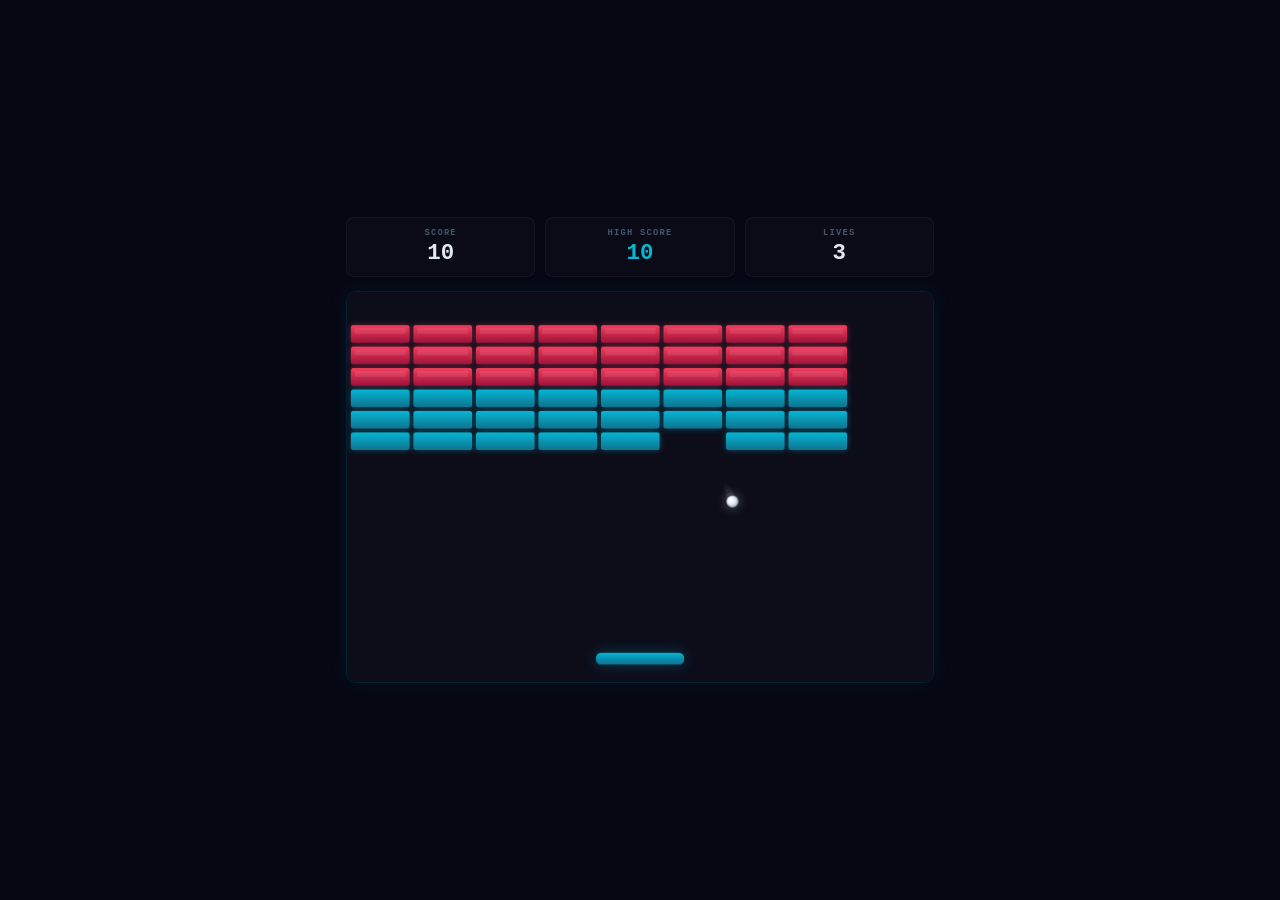
<file: Projects/Brick Breaker Arcade Game/index.html>
<!DOCTYPE html>
<html lang="en">
<head>
  <meta charset="UTF-8">
  <meta name="viewport" content="width=device-width, initial-scale=1.0, user-scalable=no">
  <title>Brick Breaker</title>
  <link rel="stylesheet" href="style.css">
</head>
<body>
  <div class="app">
    <header class="hud">
      <div class="hud-item">
        <span class="hud-lbl">Score</span>
        <span class="hud-val" id="scoreVal">0</span>
      </div>
      <div class="hud-item">
        <span class="hud-lbl">High Score</span>
        <span class="hud-val accent" id="highScoreVal">0</span>
      </div>
      <div class="hud-item">
        <span class="hud-lbl">Lives</span>
        <span class="hud-val" id="livesVal">3</span>
      </div>
    </header>

    <div class="canvas-wrap">
      <canvas id="gameCanvas" width="600" height="400"></canvas>
    </div>

    <div class="overlay" id="overlay">
      <div class="modal" id="modal">
        <h2 class="modal-title" id="modalTitle">Game Over</h2>
        <p class="modal-body" id="modalBody">You ran out of lives.</p>
        <button class="modal-btn" id="resetBtn">Play Again</button>
      </div>
    </div>
  </div>

  <script src="script.js"></script>
</body>
</html>
</file>
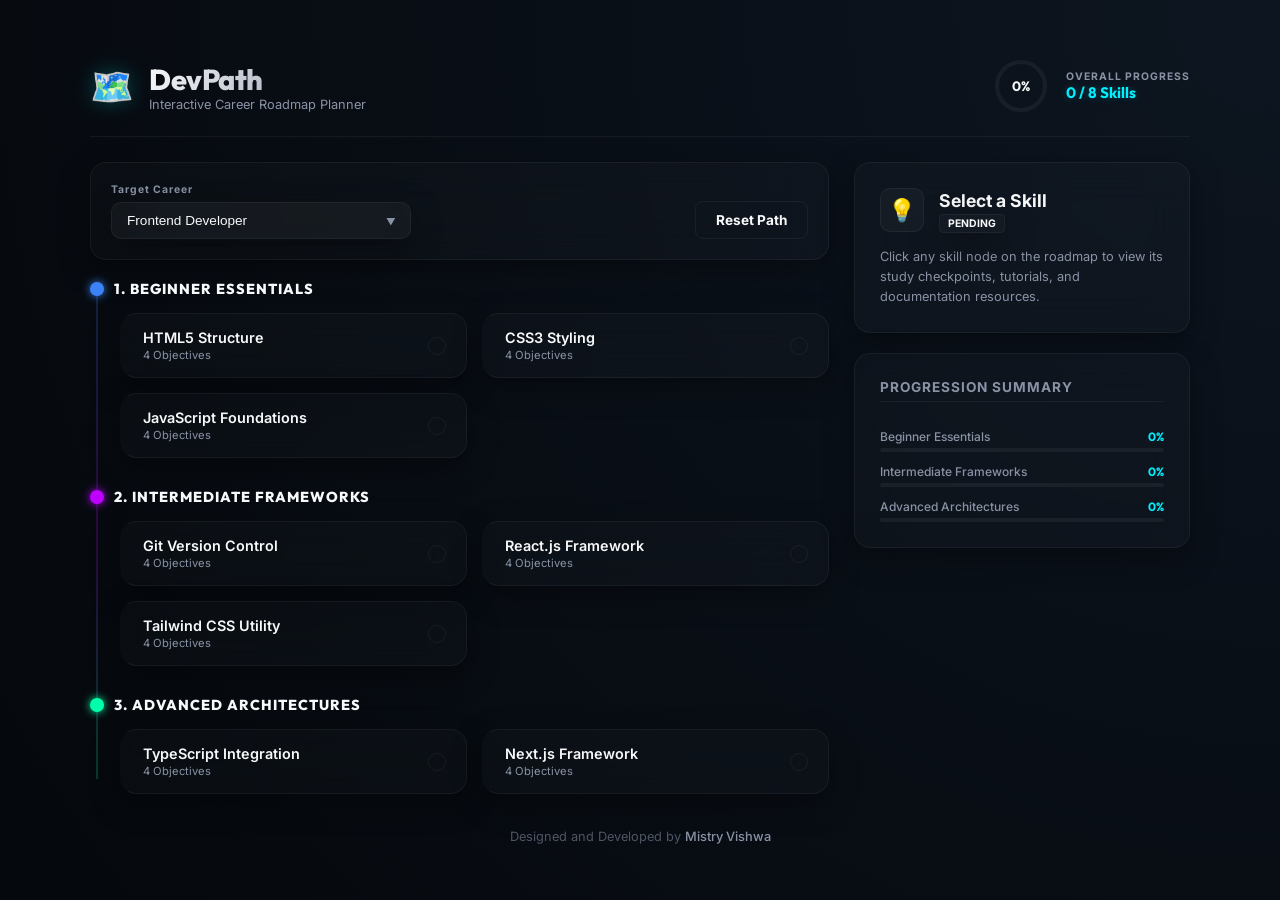
<file: Projects/Career Roadmap Planner/index.html>
<!DOCTYPE html>
<html lang="en">
<head>
  <meta charset="UTF-8">
  <meta name="viewport" content="width=device-width, initial-scale=1.0">
  <title>DevPath - Career Roadmap Planner</title>
  <link rel="preconnect" href="https://fonts.googleapis.com">
  <link rel="preconnect" href="https://fonts.gstatic.com" crossorigin>
  <link href="https://fonts.googleapis.com/css2?family=Inter:wght@400;500;600;700&family=Outfit:wght@500;700;800&display=swap" rel="stylesheet">
  <link rel="stylesheet" href="style.css">
</head>
<body class="theme-cyan">
  <div class="app-container">
    
    <!-- Main Header -->
    <header class="app-header">
      <div class="logo-area">
        <span class="logo-icon">🗺️</span>
        <div>
          <h1>DevPath</h1>
          <p class="subtitle">Interactive Career Roadmap Planner</p>
        </div>
      </div>

      <div class="header-overall-stats">
        <div class="progress-circle-wrapper">
          <svg class="progress-ring" width="60" height="60">
            <circle class="progress-ring-bg" stroke="rgba(255,255,255,0.05)" stroke-width="4" fill="transparent" r="24" cx="30" cy="30"/>
            <circle class="progress-ring-fill" id="overall-progress-circle" stroke="var(--accent-color)" stroke-width="4" fill="transparent" r="24" cx="30" cy="30"/>
          </svg>
          <div class="progress-percent" id="overall-progress-val">0%</div>
        </div>
        <div class="overall-meta">
          <span class="meta-label">OVERALL PROGRESS</span>
          <span class="meta-desc" id="completed-fraction">0 / 0 Skills</span>
        </div>
      </div>
    </header>

    <!-- Main Content Area -->
    <main class="dashboard-layout">
      
      <!-- Central Roadmap Board Area -->
      <section class="roadmap-board">
        
        <!-- Dropdown selectors -->
        <div class="controls-card">
          <div class="selector-group">
            <label for="roadmap-select">Target Career</label>
            <div class="select-wrapper">
              <select id="roadmap-select">
                <option value="frontend">Frontend Developer</option>
                <option value="backend">Backend Developer</option>
                <option value="data-science">Data Scientist</option>
                <option value="ai-ml">AI / ML Engineer</option>
              </select>
            </div>
          </div>

          <div class="filters-group">
            <button class="action-btn outline" id="reset-progress-btn">Reset Path</button>
          </div>
        </div>

        <!-- Render Timeline wrapper -->
        <div class="roadmap-canvas" id="roadmap-canvas">
          <!-- Dynamically generated timeline nodes render here -->
        </div>

      </section>

      <!-- Sidebar Node Resource Details -->
      <aside class="sidebar-details">
        
        <!-- Dynamic Detail Panel -->
        <div class="detail-card active" id="detail-panel">
          <div class="detail-header">
            <div class="detail-icon" id="node-icon">💡</div>
            <div>
              <h2 id="node-title">Select a Skill</h2>
              <span class="badge" id="node-status">PENDING</span>
            </div>
          </div>

          <div class="detail-body">
            <p id="node-description" class="desc-text">Click any skill node on the roadmap to view its study checkpoints, tutorials, and documentation resources.</p>
            
            <div class="checkpoints-section" id="checkpoints-container" style="display: none;">
              <h4>Core Objectives</h4>
              <ul class="checkpoints-list" id="checkpoints-list">
                <!-- Checkpoints populated -->
              </ul>
            </div>

            <div class="resources-section" id="resources-container" style="display: none;">
              <h4>Recommended Resources</h4>
              <div class="resources-list" id="resources-list">
                <!-- Resource anchors populated -->
              </div>
            </div>
          </div>

          <div class="detail-footer" id="node-action-container" style="display: none;">
            <button class="action-btn" id="mark-complete-btn">Mark Completed</button>
          </div>
        </div>

        <!-- Path Progression History Logs -->
        <div class="detail-card history-card">
          <h3>Progression Summary</h3>
          <div class="summary-list" id="summary-list">
            <!-- Phase percentages summary list -->
          </div>
        </div>

      </aside>

    </main>

  </div>

  <footer class="author-credits">
    Designed and Developed by <span>Mistry Vishwa</span>
  </footer>

  <script src="script.js"></script>
</body>
</html>
</file>
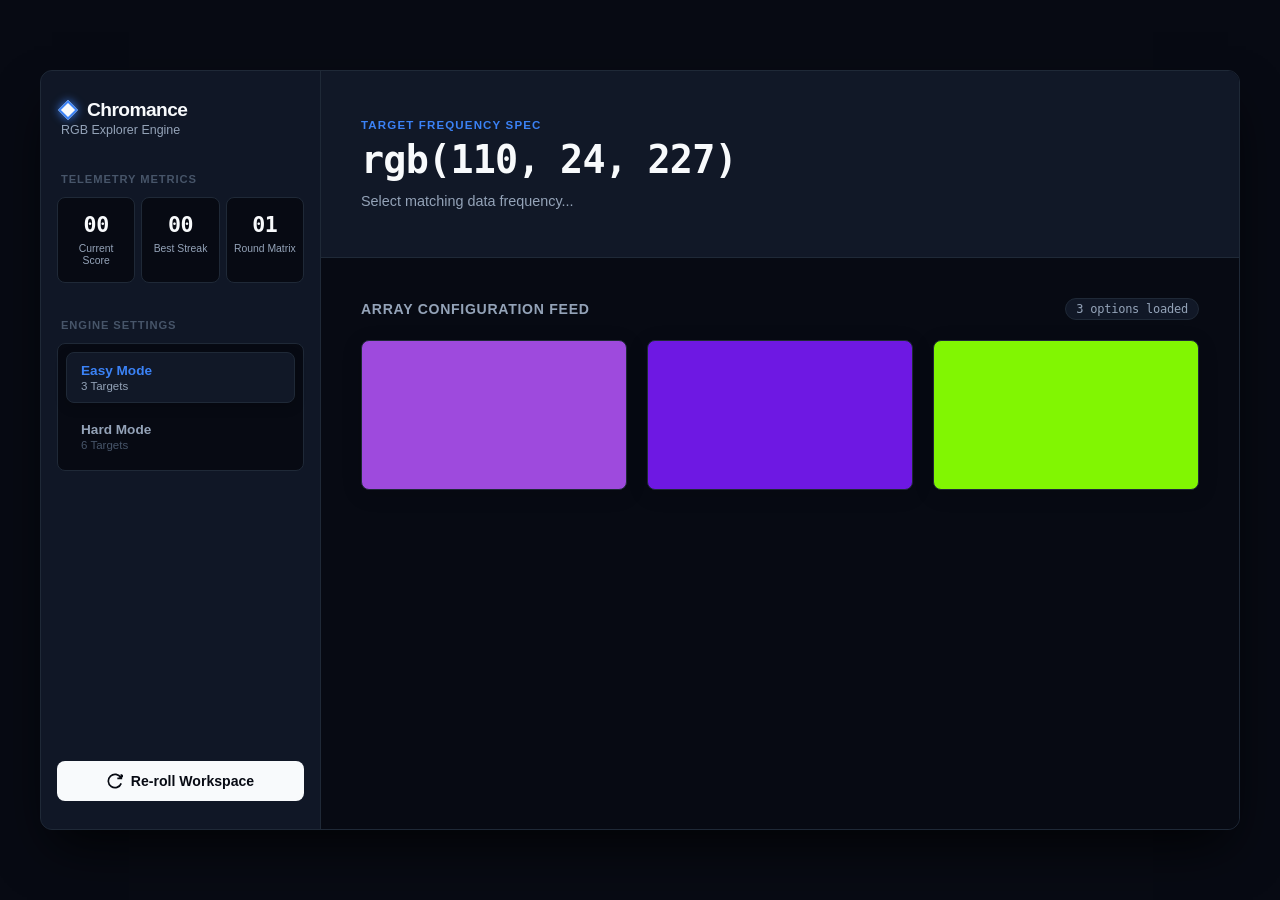
<file: Projects/Color Guessing Game/index.html>
<!DOCTYPE html>
<html lang="en">
<head>
    <meta charset="UTF-8">
    <meta name="viewport" content="width=device-width, initial-scale=1.0">
    <title>Chromance // RGB Explorer & Color Engine</title>
    <link rel="stylesheet" href="style.css">
</head>
<body>

    <div class="app-container">
        <aside class="sidebar-left">
            <div class="brand">
                <div class="brand-icon"></div>
                <h1>Chromance</h1>
            </div>
            <div class="brand-subtitle">RGB Explorer Engine</div>

            <div class="section-label">Telemetry Metrics</div>
            <div class="metrics-grid">
                <div class="metric-card">
                    <span class="metric-value" id="stat-score">00</span>
                    <span class="metric-label">Current Score</span>
                </div>
                <div class="metric-card">
                    <span class="metric-value" id="stat-streak">00</span>
                    <span class="metric-label">Best Streak</span>
                </div>
                <div class="metric-card">
                    <span class="metric-value" id="stat-round">01</span>
                    <span class="metric-label">Round Matrix</span>
                </div>
            </div>

            <div class="section-label">Engine Settings</div>
            <div class="control-group">
                <div class="mode-toggle-container">
                    <button class="mode-btn active" id="btn-easy" data-mode="easy">
                        Easy Mode
                        <span class="mode-desc">3 Targets</span>
                    </button>
                    <button class="mode-btn" id="btn-hard" data-mode="hard">
                        Hard Mode
                        <span class="mode-desc">6 Targets</span>
                    </button>
                </div>
            </div>

            <div class="sidebar-footer">
                <button class="action-btn" id="btn-reset">
                    <svg width="16" height="16" viewBox="0 0 24 24" fill="none" stroke="currentColor" stroke-width="2.5"><path d="M21.5 2v6h-6M21.34 15.57a10 10 0 1 1-.57-8.38l5.67-5.67"/></svg>
                    Re-roll Workspace
                </button>
            </div>
        </aside>

        <main class="main-content">
            <header class="display-panel" id="target-display-panel">
                <div class="display-overlay" id="display-color-overlay"></div>
                <div class="display-inner">
                    <span class="panel-meta-tag">Target Frequency Spec</span>
                    <h2 class="target-rgb-string" id="rgb-target-string">rgb(0, 0, 0)</h2>
                    <div class="status-prompter" id="game-status-prompt">Select matching data frequency...</div>
                </div>
            </header>

            <section class="grid-wrapper">
                <div class="grid-header">
                    <h3>Array Configuration Feed</h3>
                    <span class="grid-counter-badge" id="grid-density-badge">3 options loaded</span>
                </div>
                <div class="color-grid mode-easy" id="color-grid">
                    </div>
            </section>
        </main>
    </div>

    <script src="script.js"></script>
</body>
</html>
</file>
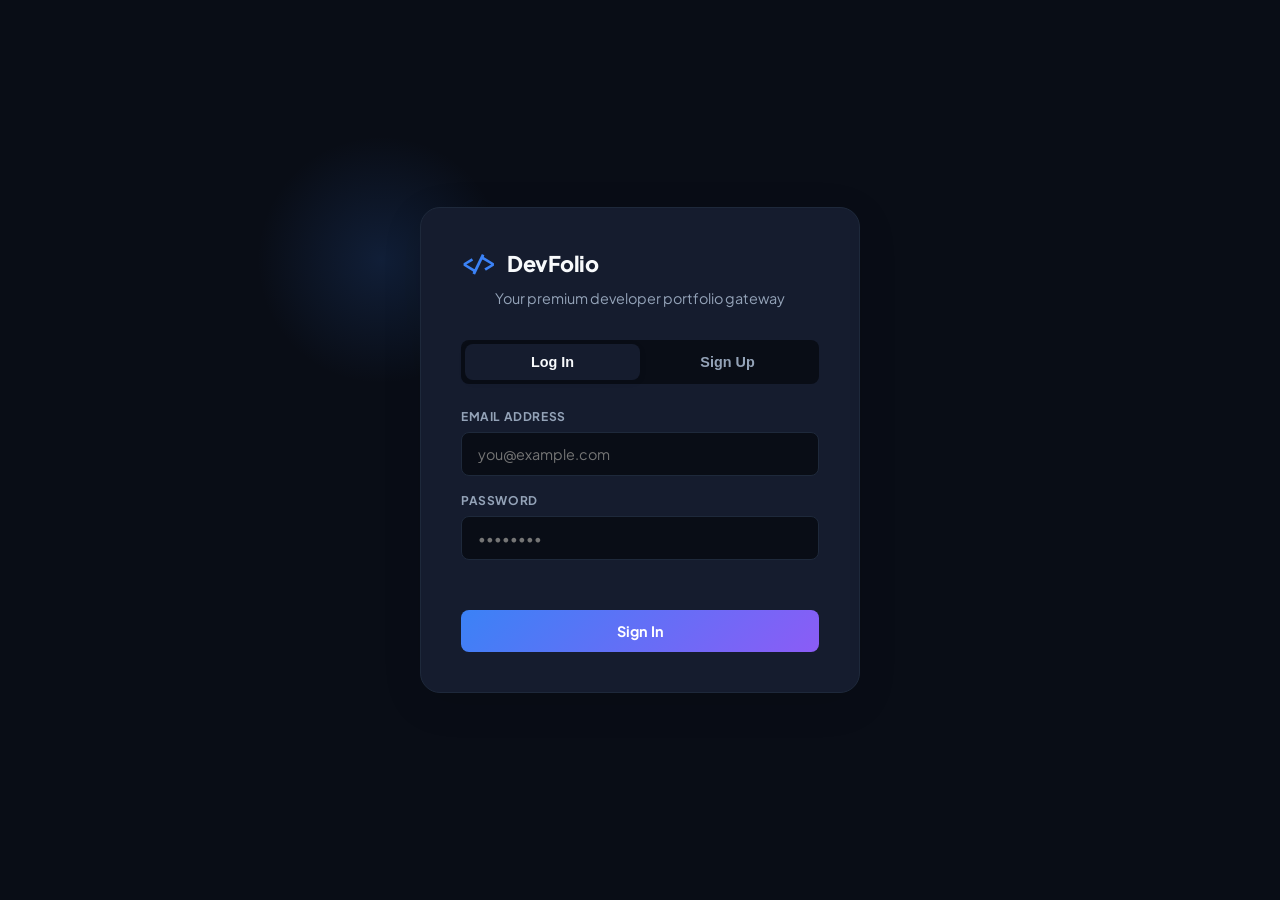
<file: Projects/Developer Portfolio Builder/index.html>
<!DOCTYPE html>
<html lang="en" data-theme="dark">
<head>
  <meta charset="UTF-8">
  <meta name="viewport" content="width=device-width, initial-scale=1.0">
  <title>Developer Portfolio Builder - Premium Dashboard</title>
  <!-- Google Fonts -->
  <link rel="preconnect" href="https://fonts.googleapis.com">
  <link rel="preconnect" href="https://fonts.gstatic.com" crossorigin>
  <link href="https://fonts.googleapis.com/css2?family=Plus+Jakarta+Sans:wght@300;400;500;600;700;800&family=Fira+Code:wght@400;500&display=swap" rel="stylesheet">
  <!-- Stylesheet -->
  <link rel="stylesheet" href="style.css">
</head>
<body>

  <!-- ================= AUTH VIEW ================= -->
  <div id="authView" class="auth-wrapper">
    <div class="auth-card">
      <div class="auth-header">
        <div class="logo">
          <span class="logo-icon">&lt;/&gt;</span>
          <h1>DevFolio</h1>
        </div>
        <p>Your premium developer portfolio gateway</p>
      </div>

      <!-- Tab Selection -->
      <div class="auth-tabs">
        <button type="button" id="loginTabBtn" class="auth-tab-btn active">Log In</button>
        <button type="button" id="signupTabBtn" class="auth-tab-btn">Sign Up</button>
      </div>

      <!-- Login Form -->
      <form id="loginForm" class="auth-form active">
        <div class="form-group">
          <label for="loginEmail">Email Address</label>
          <input type="email" id="loginEmail" placeholder="you@example.com" required>
        </div>
        <div class="form-group">
          <label for="loginPassword">Password</label>
          <input type="password" id="loginPassword" placeholder="••••••••" required>
        </div>
        <div id="loginError" class="auth-error-msg"></div>
        <button type="submit" class="btn btn-primary btn-full">Sign In</button>
      </form>

      <!-- Signup Form -->
      <form id="signupForm" class="auth-form">
        <div class="form-group">
          <label for="signupName">Full Name</label>
          <input type="text" id="signupName" placeholder="Jane Doe" required>
        </div>
        <div class="form-group">
          <label for="signupEmail">Email Address</label>
          <input type="email" id="signupEmail" placeholder="you@example.com" required>
        </div>
        <div class="form-group">
          <label for="signupPassword">Password</label>
          <input type="password" id="signupPassword" placeholder="Minimum 6 characters" required>
        </div>
        <div id="signupError" class="auth-error-msg"></div>
        <button type="submit" class="btn btn-primary btn-full">Create Account</button>
      </form>
    </div>
  </div>

  <!-- ================= MAIN DASHBOARD VIEW ================= -->
  <div id="dashboardView" class="app-container hidden">
    <!-- Sidebar Navigation -->
    <aside class="sidebar-pane">
      <div class="sidebar-top">
        <div class="logo">
          <span class="logo-icon">&lt;/&gt;</span>
          <h1>DevFolio</h1>
          <span class="badge-pro">PRO</span>
        </div>
      </div>

      <nav class="sidebar-menu">
        <button type="button" class="menu-item active" data-target="overviewTab">
          <svg viewBox="0 0 24 24" class="icon-menu"><rect x="3" y="3" width="7" height="9" rx="1"/><rect x="14" y="3" width="7" height="5" rx="1"/><rect x="14" y="12" width="7" height="9" rx="1"/><rect x="3" y="16" width="7" height="5" rx="1"/></svg>
          Overview
        </button>
        <button type="button" class="menu-item" data-target="builderTab">
          <svg viewBox="0 0 24 24" class="icon-menu"><path d="M12 20h9"/><path d="M16.5 3.5a2.12 2.12 0 0 1 3 3L7 19l-4 1 1-4Z"/></svg>
          Edit Portfolio
        </button>
        <button type="button" class="menu-item" data-target="customizeTab">
          <svg viewBox="0 0 24 24" class="icon-menu"><path d="M12 22c5.523 0 10-4.477 10-10S17.523 2 12 2 2 6.477 2 12s4.477 10 10 10z"/><circle cx="7.5" cy="10.5" r="1.5"/><circle cx="11.5" cy="7.5" r="1.5"/><circle cx="16.5" cy="9.5" r="1.5"/><circle cx="15.5" cy="14.5" r="1.5"/></svg>
          Customize Style
        </button>
        <button type="button" class="menu-item" data-target="settingsTab">
          <svg viewBox="0 0 24 24" class="icon-menu"><circle cx="12" cy="12" r="3"/><path d="M19.4 15a1.65 1.65 0 0 0 .33 1.82l.06.06a2 2 0 1 1-2.83 2.83l-.06-.06a1.65 1.65 0 0 0-1.82-.33 1.65 1.65 0 0 0-1 1.51V21a2 2 0 0 1-4 0v-.09A1.65 1.65 0 0 0 9 19.4a1.65 1.65 0 0 0-1.82.33l-.06.06a2 2 0 1 1-2.83-2.83l.06-.06a1.65 1.65 0 0 0 .33-1.82 1.65 1.65 0 0 0-1.51-1H3a2 2 0 0 1 0-4h.09A1.65 1.65 0 0 0 4.6 9a1.65 1.65 0 0 0-.33-1.82l-.06-.06a2 2 0 1 1 2.83-2.83l.06.06a1.65 1.65 0 0 0 1.82.33H9a1.65 1.65 0 0 0 1-1.51V3a2 2 0 0 1 4 0v.09a1.65 1.65 0 0 0 1 1.51 1.65 1.65 0 0 0 1.82-.33l.06-.06a2 2 0 1 1 2.83 2.83l-.06.06a1.65 1.65 0 0 0-.33 1.82V9a1.65 1.65 0 0 0 1.51 1H21a2 2 0 0 1 0 4h-.09a1.65 1.65 0 0 0-1.51 1z"/></svg>
          Account Settings
        </button>
      </nav>

      <div class="sidebar-user">
        <div class="user-avatar-small" id="userInitial">JD</div>
        <div class="user-info">
          <div class="user-name" id="userNameLabel">Jane Doe</div>
          <div class="user-role">Premium Member</div>
        </div>
        <button type="button" id="logoutBtn" class="logout-icon-btn" title="Sign Out">
          <svg viewBox="0 0 24 24" class="icon-logout"><path d="M9 21H5a2 2 0 0 1-2-2V5a2 2 0 0 1 2-2h4"/><polyline points="16 17 21 12 16 7"/><line x1="21" y1="12" x2="9" y2="12"/></svg>
        </button>
      </div>
    </aside>

    <!-- Main Workspace Pane -->
    <main class="editor-pane">
      <!-- Top header bar -->
      <header class="workspace-header">
        <div class="header-left">
          <h2 id="tabTitle">Overview</h2>
        </div>
        <div class="header-right">
          <!-- Light/Dark Mode Switcher -->
          <button type="button" id="themeToggleBtn" class="theme-toggle-btn" title="Toggle Light/Dark Theme">
            <svg id="moonIcon" viewBox="0 0 24 24" class="icon-theme"><path d="M21 12.79A9 9 0 1 1 11.21 3 7 7 0 0 0 21 12.79z"/></svg>
            <svg id="sunIcon" viewBox="0 0 24 24" class="icon-theme hidden"><circle cx="12" cy="12" r="5"/><line x1="12" y1="1" x2="12" y2="3"/><line x1="12" y1="21" x2="12" y2="23"/><line x1="4.22" y1="4.22" x2="5.64" y2="5.64"/><line x1="18.36" y1="18.36" x2="19.78" y2="19.78"/><line x1="1" y1="12" x2="3" y2="12"/><line x1="21" y1="12" x2="23" y2="12"/><line x1="4.22" y1="19.78" x2="5.64" y2="18.36"/><line x1="18.36" y1="5.64" x2="19.78" y2="4.22"/></svg>
          </button>
        </div>
      </header>

      <!-- Dynamic Tab Contents -->
      <div class="form-container">
        
        <!-- Tab: Overview -->
        <div id="overviewTab" class="tab-content active">
          <div class="welcome-banner">
            <h3>Welcome back, <span id="bannerUser">Jane</span>!</h3>
            <p>Here is a quick look at your custom portfolio statistics and options.</p>
          </div>

          <!-- Stats Grid -->
          <div class="stats-grid">
            <div class="stat-card">
              <div class="stat-icon icon-blue">👤</div>
              <div class="stat-info">
                <span class="stat-value" id="statProjectsCount">2</span>
                <span class="stat-label">Projects Added</span>
              </div>
            </div>
            <div class="stat-card">
              <div class="stat-icon icon-purple">⚡</div>
              <div class="stat-info">
                <span class="stat-value" id="statSkillsCount">7</span>
                <span class="stat-label">Active Skills</span>
              </div>
            </div>
            <div class="stat-card">
              <div class="stat-icon icon-green">📥</div>
              <div class="stat-info">
                <span class="stat-value">18</span>
                <span class="stat-label">Total Exports</span>
              </div>
            </div>
          </div>

          <!-- Quick Actions -->
          <div class="quick-actions-panel">
            <h4>Quick Actions</h4>
            <div class="actions-buttons">
              <button type="button" class="btn btn-primary" onclick="document.querySelector('[data-target=builderTab]').click()">
                Edit Portfolio Details
              </button>
              <button type="button" class="btn btn-secondary" onclick="document.querySelector('[data-target=customizeTab]').click()">
                Choose Design Preset
              </button>
            </div>
          </div>
        </div>

        <!-- Tab: Builder Form -->
        <div id="builderTab" class="tab-content">
          <!-- Accordion: Basic Info -->
          <details open class="accordion-section">
            <summary><h2>1. Personal Details</h2></summary>
            <div class="section-content">
              <div class="form-group">
                <label for="fullName">Full Name</label>
                <input type="text" id="fullName" placeholder="Jane Doe">
              </div>
              <div class="form-group">
                <label for="professionalTitle">Professional Title</label>
                <input type="text" id="professionalTitle" placeholder="Full Stack Developer">
              </div>
              <div class="form-group">
                <label>Avatar / Profile Picture</label>
                <div class="input-with-button" style="margin-bottom: 8px;">
                  <input type="file" id="avatarUpload" accept="image/*" style="padding: 8px;">
                </div>
                <input type="text" id="avatarUrl" placeholder="Or enter image external URL (e.g. https://...)">
              </div>
              <div class="form-group">
                <label for="bio">Short Bio</label>
                <textarea id="bio" rows="3" placeholder="Tell the world who you are..."></textarea>
              </div>
            </div>
          </details>

          <!-- Accordion: Contact Links -->
          <details class="accordion-section">
            <summary><h2>2. Social & Contact Links</h2></summary>
            <div class="section-content">
              <div class="form-row">
                <div class="form-group">
                  <label for="email">Email</label>
                  <input type="email" id="email" placeholder="jane.doe@example.com">
                </div>
                <div class="form-group">
                  <label for="github">GitHub Username</label>
                  <input type="text" id="github" placeholder="janedoe">
                </div>
              </div>
              <div class="form-row">
                <div class="form-group">
                  <label for="linkedin">LinkedIn Handle</label>
                  <input type="text" id="linkedin" placeholder="jane-doe">
                </div>
                <div class="form-group">
                  <label for="twitter">Twitter Username</label>
                  <input type="text" id="twitter" placeholder="janedoe">
                </div>
              </div>
            </div>
          </details>

          <!-- Accordion: Skills -->
          <details class="accordion-section">
            <summary><h2>3. Skills</h2></summary>
            <div class="section-content">
              <div class="form-group">
                <label for="newSkillInput">Add Skills (Press Enter / Add)</label>
                <div class="input-with-button">
                  <input type="text" id="newSkillInput" placeholder="React, Node.js, CSS...">
                  <button type="button" id="addSkillBtn" class="btn btn-secondary">Add</button>
                </div>
              </div>
              <div id="skillsContainer" class="skills-tags-container"></div>
            </div>
          </details>

          <!-- Accordion: Projects -->
          <details class="accordion-section">
            <summary><h2>4. Projects</h2></summary>
            <div class="section-content">
              <div id="projectsList" class="dynamic-list"></div>
              <button type="button" id="addProjectBtn" class="btn btn-dashed">+ Add Project</button>
            </div>
          </details>

          <!-- Accordion: Experience -->
          <details class="accordion-section">
            <summary><h2>5. Work Experience</h2></summary>
            <div class="section-content">
              <div id="experienceList" class="dynamic-list"></div>
              <button type="button" id="addExperienceBtn" class="btn btn-dashed">+ Add Experience</button>
            </div>
          </details>
        </div>

        <!-- Tab: Customize Theme -->
        <div id="customizeTab" class="tab-content">
          <div class="customize-card">
            <h4>Select Theme Template</h4>
            <div class="theme-presets">
              <label class="preset-card">
                <input type="radio" name="layoutTheme" value="minimalist">
                <div class="preset-details">
                  <span class="preset-name">Minimalist</span>
                  <p>Clean layout with modern typography and high readability.</p>
                </div>
              </label>
              <label class="preset-card">
                <input type="radio" name="layoutTheme" value="dark-modern">
                <div class="preset-details">
                  <span class="preset-name">Dark Modern</span>
                  <p>Immersive dark background with soft violet cards.</p>
                </div>
              </label>
              <label class="preset-card">
                <input type="radio" name="layoutTheme" value="glassmorphic">
                <div class="preset-details">
                  <span class="preset-name">Glassmorphism</span>
                  <p>Frosted glass overlays with abstract background blur elements.</p>
                </div>
              </label>
              <label class="preset-card">
                <input type="radio" name="layoutTheme" value="cyberpunk">
                <div class="preset-details">
                  <span class="preset-name">Cyberpunk</span>
                  <p>High-contrast neon pink/cyan lines with monospace layouts.</p>
                </div>
              </label>
              <label class="preset-card">
                <input type="radio" name="layoutTheme" value="neo-brutalist">
                <div class="preset-details">
                  <span class="preset-name">Neo-Brutalist</span>
                  <p>Thick black borders, drop shadows, and high contrast typography.</p>
                </div>
              </label>
            </div>
          </div>

          <div class="customize-card">
            <h4>Custom Colors & Typography</h4>
            <div class="form-group">
              <label for="accentColor">Accent Color</label>
              <div class="color-picker-wrapper">
                <input type="color" id="accentColor" value="#3b82f6">
                <span id="colorHex" class="color-hex">#3B82F6</span>
              </div>
            </div>
            <div class="form-group">
              <label for="fontFamily">Base Typography Font</label>
              <select id="fontFamily">
                <option value="'Inter', sans-serif">Inter (Sans-Serif)</option>
                <option value="'Plus Jakarta Sans', sans-serif">Plus Jakarta Sans</option>
                <option value="'Fira Code', monospace">Fira Code (Mono)</option>
                <option value="Georgia, serif">Georgia (Serif)</option>
              </select>
            </div>
          </div>
        </div>

        <!-- Tab: Settings -->
        <div id="settingsTab" class="tab-content">
          <div class="settings-block">
            <h4>Change Account Password</h4>
            <form id="changePasswordForm">
              <div class="form-group">
                <label for="newPasswordInput">New Password</label>
                <input type="password" id="newPasswordInput" placeholder="Minimum 6 characters" required>
              </div>
              <button type="submit" class="btn btn-secondary">Update Password</button>
              <div id="passwordSuccessMsg" class="success-message"></div>
            </form>
          </div>

          <div class="settings-block danger-zone">
            <h4>Danger Zone</h4>
            <p>Resetting deletes your draft workspace values permanently.</p>
            <div class="danger-actions">
              <button type="button" id="clearBtn" class="btn btn-outline">Reset Portfolio Draft</button>
              <button type="button" id="deleteAccountBtn" class="btn btn-dashed">Delete Account</button>
            </div>
          </div>
        </div>
      </div>

      <!-- Action buttons -->
      <footer class="editor-actions" style="display: flex; gap: 10px; flex-wrap: wrap;">
        <button type="button" id="downloadBtn" class="btn btn-primary" style="flex: 1; min-width: 120px;">
          Export HTML
        </button>
        <button type="button" id="downloadPdfBtn" class="btn btn-secondary" style="flex: 1; min-width: 120px;">
          Export PDF
        </button>
        <button type="button" id="downloadWordBtn" class="btn btn-secondary" style="flex: 1; min-width: 120px;">
          Export Word
        </button>
      </footer>
    </main>

    <!-- Preview Panel -->
    <section class="preview-pane">
      <div class="preview-toolbar">
        <div class="preview-controls">
          <span class="status-indicator"></span>
          <span class="toolbar-title">Live Preview</span>
        </div>
        <div class="viewport-toggles">
          <button type="button" class="viewport-btn active" data-width="100%" title="Responsive (Desktop)">
            <svg viewBox="0 0 24 24" class="icon"><rect x="2" y="3" width="20" height="14" rx="2"/><line x1="8" y1="21" x2="16" y2="21"/><line x1="12" y1="17" x2="12" y2="21"/></svg>
          </button>
          <button type="button" class="viewport-btn" data-width="768px" title="Tablet View">
            <svg viewBox="0 0 24 24" class="icon"><rect x="4" y="2" width="16" height="20" rx="3"/><circle cx="12" cy="19" r="1"/></svg>
          </button>
          <button type="button" class="viewport-btn" data-width="375px" title="Mobile View">
            <svg viewBox="0 0 24 24" class="icon"><rect x="5" y="1" width="14" height="22" rx="4"/><line x1="10" y1="4" x2="14" y2="4"/><circle cx="12" cy="20" r="1.5"/></svg>
          </button>
        </div>
      </div>
      <div class="preview-viewport-wrapper">
        <iframe id="previewIframe" title="Portfolio Live View"></iframe>
      </div>
    </section>
  </div>

  <!-- Script -->
  <script src="script.js"></script>
</body>
</html>
</file>
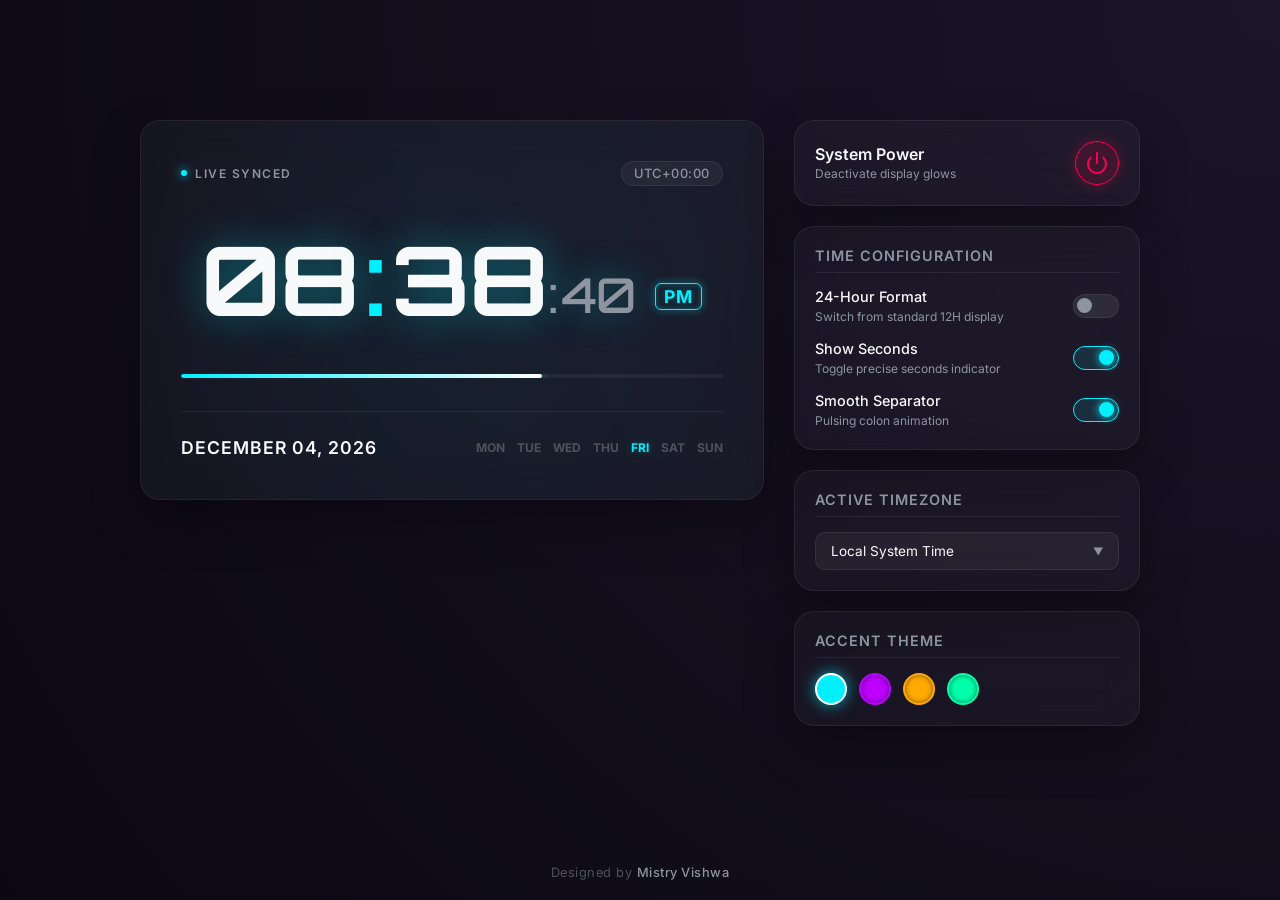
<file: Projects/Digital Clock/index.html>
<!DOCTYPE html>
<html lang="en">
<head>
  <meta charset="UTF-8">
  <meta name="viewport" content="width=device-width, initial-scale=1.0">
  <title>Quantum - Modern Digital Clock & Time Dashboard</title>
  <link rel="preconnect" href="https://fonts.googleapis.com">
  <link rel="preconnect" href="https://fonts.gstatic.com" crossorigin>
  <link href="https://fonts.googleapis.com/css2?family=Inter:wght@300;400;500;600;700&family=Orbitron:wght@500;700;900&display=swap" rel="stylesheet">
  <link rel="stylesheet" href="style.css">
</head>
<body class="theme-cyan">
  <div class="dashboard-container">
    
    <!-- Main Clock Card -->
    <main class="clock-card" id="clock-card">
      <div class="card-glow"></div>
      
      <!-- Top Meta Info -->
      <div class="clock-meta">
        <div class="status-indicator">
          <span class="pulse-dot"></span>
          <span id="status-text">LIVE SYNCED</span>
        </div>
        <div class="timezone-badge" id="timezone-label">UTC+05:30</div>
      </div>

      <!-- Time Display Area -->
      <div class="display-container">
        <div class="time-wrapper" id="time-display-wrapper">
          <span id="hours">12</span>
          <span class="colon" id="colon">:</span>
          <span id="minutes">00</span>
          <span class="seconds-display" id="seconds-wrapper">
            <span class="colon-sec">:</span><span id="seconds">00</span>
          </span>
        </div>
        <div class="format-badge" id="ampm-indicator">AM</div>
      </div>

      <!-- Live Progress Bar -->
      <div class="progress-bar-container">
        <div class="progress-fill" id="seconds-progress"></div>
      </div>

      <!-- Calendar Display -->
      <div class="calendar-section">
        <div class="date-text" id="date-display">JUNE 05, 2026</div>
        <div class="days-grid" id="days-grid">
          <span data-day="1">MON</span>
          <span data-day="2">TUE</span>
          <span data-day="3">WED</span>
          <span data-day="4">THU</span>
          <span data-day="5">FRI</span>
          <span data-day="6">SAT</span>
          <span data-day="0">SUN</span>
        </div>
      </div>
    </main>

    <!-- Side Control Panel -->
    <aside class="control-panel">
      
      <!-- Power Switch Card -->
      <div class="control-card pwr-card">
        <div class="control-header">
          <span class="control-title">System Power</span>
          <span class="control-desc">Deactivate display glows</span>
        </div>
        <button class="power-btn active" id="power-toggle" aria-label="Toggle clock power">
          <svg viewBox="0 0 24 24" width="24" height="24" stroke="currentColor" stroke-width="2" fill="none" stroke-linecap="round" stroke-linejoin="round">
            <path d="M18.36 6.64a9 9 0 1 1-12.73 0"></path>
            <line x1="12" y1="2" x2="12" y2="12"></line>
          </svg>
        </button>
      </div>

      <!-- General Settings Card -->
      <div class="control-card">
        <h3>Time Configuration</h3>
        
        <div class="setting-item">
          <div>
            <span class="setting-label">24-Hour Format</span>
            <span class="setting-desc">Switch from standard 12H display</span>
          </div>
          <button class="switch-toggle" id="format-toggle" aria-label="Toggle 24 hour format">
            <span class="switch-slider"></span>
          </button>
        </div>

        <div class="setting-item">
          <div>
            <span class="setting-label">Show Seconds</span>
            <span class="setting-desc">Toggle precise seconds indicator</span>
          </div>
          <button class="switch-toggle active" id="seconds-toggle" aria-label="Toggle seconds display">
            <span class="switch-slider"></span>
          </button>
        </div>

        <div class="setting-item">
          <div>
            <span class="setting-label">Smooth Separator</span>
            <span class="setting-desc">Pulsing colon animation</span>
          </div>
          <button class="switch-toggle active" id="colon-toggle" aria-label="Toggle separator animation">
            <span class="switch-slider"></span>
          </button>
        </div>
      </div>

      <!-- Timezone Card -->
      <div class="control-card">
        <h3>Active Timezone</h3>
        <div class="select-wrapper">
          <select id="timezone-select" aria-label="Select timezone">
            <option value="local">Local System Time</option>
            <option value="UTC">UTC / GMT</option>
            <option value="America/New_York">New York (EST/EDT)</option>
            <option value="Europe/London">London (BST/GMT)</option>
            <option value="Asia/Tokyo">Tokyo (JST)</option>
            <option value="Australia/Sydney">Sydney (AEST)</option>
          </select>
        </div>
      </div>

      <!-- Theme Preset Selector -->
      <div class="control-card">
        <h3>Accent Theme</h3>
        <div class="theme-grid">
          <button class="theme-dot cyan active" data-theme="cyan" title="Cyan Neon" aria-label="Cyan Neon Theme"></button>
          <button class="theme-dot purple" data-theme="purple" title="Purple Haze" aria-label="Purple Haze Theme"></button>
          <button class="theme-dot amber" data-theme="amber" title="Amber Glow" aria-label="Amber Glow Theme"></button>
          <button class="theme-dot emerald" data-theme="emerald" title="Emerald Pulse" aria-label="Emerald Pulse Theme"></button>
        </div>
      </div>
      
    </aside>
  </div>
  
  <footer class="author-credits">
    Designed by <span>Mistry Vishwa</span>
  </footer>

  <script src="script.js"></script>
</body>
</html>
</file>
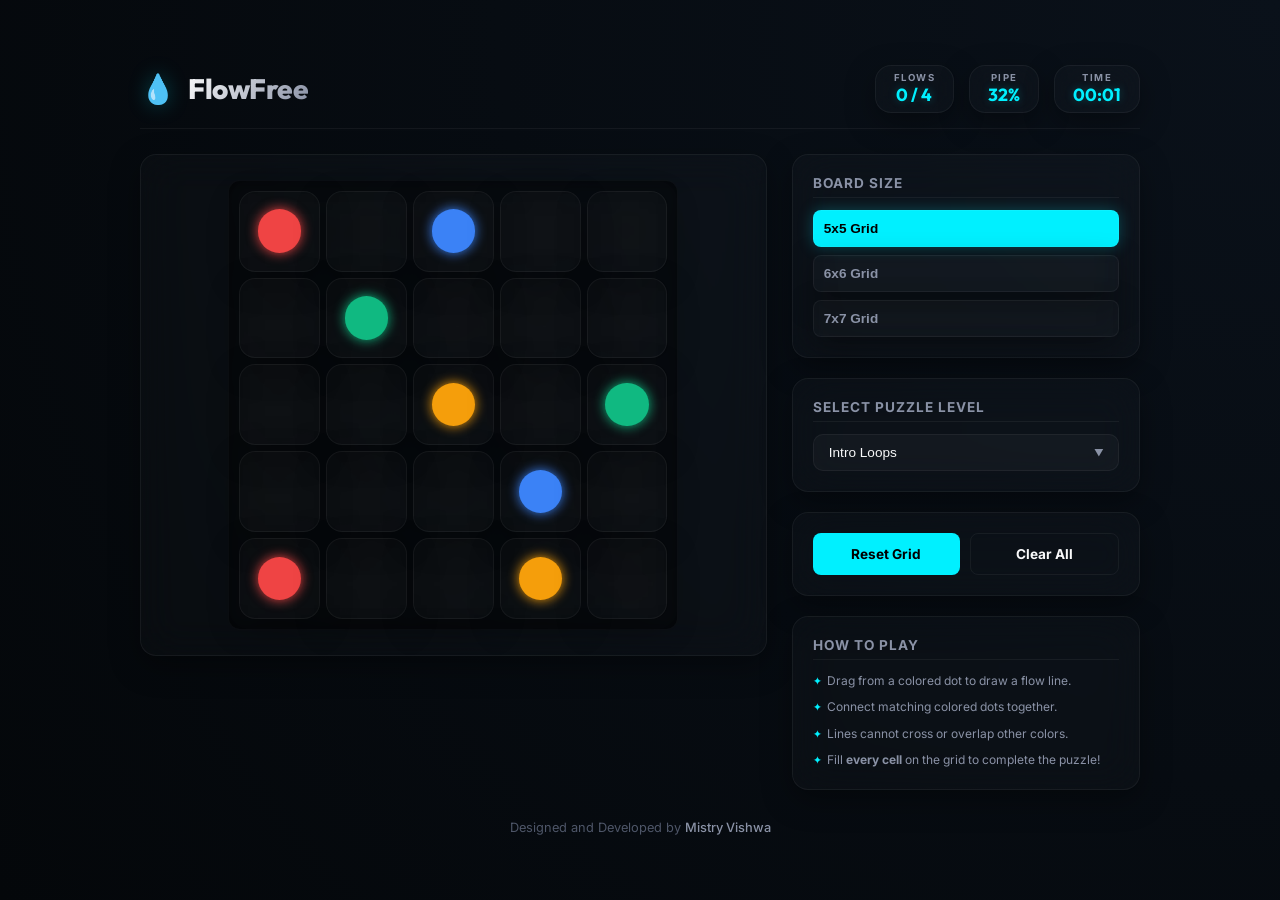
<file: Projects/Flow Free Clone/index.html>
<!DOCTYPE html>
<html lang="en">
<head>
  <meta charset="UTF-8">
  <meta name="viewport" content="width=device-width, initial-scale=1.0">
  <title>Flow Free Clone</title>
  <link rel="preconnect" href="https://fonts.googleapis.com">
  <link rel="preconnect" href="https://fonts.gstatic.com" crossorigin>
  <link href="https://fonts.googleapis.com/css2?family=Inter:wght@400;500;600;700&family=Outfit:wght@500;700;800&display=swap" rel="stylesheet">
  <link rel="stylesheet" href="style.css">
</head>
<body class="theme-cyan">
  <div class="game-container">
    
    <!-- Header Controls -->
    <header class="game-header">
      <div class="logo-area">
        <span class="logo-icon">💧</span>
        <h1>FlowFree</h1>
      </div>

      <div class="header-stats">
        <div class="stat-box" title="Connected Flows">
          <span class="stat-lbl">FLOWS</span>
          <span class="stat-val" id="flows-count">0 / 0</span>
        </div>
        <div class="stat-box" title="Percentage of board covered">
          <span class="stat-lbl">PIPE</span>
          <span class="stat-val" id="coverage-percentage">0%</span>
        </div>
        <div class="stat-box">
          <span class="stat-lbl">TIME</span>
          <span class="stat-val" id="timer-counter">00:00</span>
        </div>
      </div>
    </header>

    <!-- Main Game Board Grid -->
    <main class="game-layout">
      
      <!-- Grid Arena -->
      <section class="grid-arena-card">
        <div class="board-wrapper">
          <div class="grid-container" id="grid-container">
            <!-- Dynamically generated puzzle cells will render here -->
          </div>
          <!-- Transparent SVG overlay rendering the path lines -->
          <svg class="lines-overlay" id="lines-overlay" xmlns="http://www.w3.org/2000/svg">
            <g id="paths-group"></g>
            <path id="temp-drag-path" fill="none" stroke-linecap="round" stroke-linejoin="round" opacity="0.6"></path>
          </svg>
        </div>
      </section>

      <!-- Sidebar Options -->
      <aside class="sidebar-controls">
        
        <!-- Grid Dimension Setup -->
        <div class="control-card">
          <h3>Board Size</h3>
          <div class="toggle-group" id="size-toggle">
            <button class="toggle-btn active" data-size="5">5x5 Grid</button>
            <button class="toggle-btn" data-size="6">6x6 Grid</button>
            <button class="toggle-btn" data-size="7">7x7 Grid</button>
          </div>
        </div>

        <div class="control-card">
          <h3>Select Puzzle Level</h3>
          <div class="select-wrapper">
            <select id="level-select">
              <!-- Dynamically populated options -->
            </select>
          </div>
        </div>

        <!-- Quick Game Controls -->
        <div class="control-card btn-controls-card">
          <button class="action-btn" id="reset-level-btn">Reset Grid</button>
          <button class="action-btn outline" id="clear-paths-btn">Clear All</button>
        </div>

        <!-- How To Play Instructions -->
        <div class="control-card instruction-card">
          <h3>How To Play</h3>
          <ul>
            <li>Drag from a colored dot to draw a flow line.</li>
            <li>Connect matching colored dots together.</li>
            <li>Lines cannot cross or overlap other colors.</li>
            <li>Fill <strong>every cell</strong> on the grid to complete the puzzle!</li>
          </ul>
        </div>
        
      </aside>
    </main>

    <!-- Victory Modal Overlay -->
    <div class="modal-overlay" id="victory-modal">
      <div class="modal-card">
        <div class="win-trophy">✨</div>
        <h2>Flow Completed!</h2>
        <p>All colors are connected and the board is 100% covered.</p>
        
        <div class="victory-stats">
          <div class="v-stat">
            <span class="v-num" id="victory-flows">0/0</span>
            <span class="v-lbl">Colors Connected</span>
          </div>
          <div class="v-stat">
            <span class="v-num" id="victory-time">00:00</span>
            <span class="v-lbl">Elapsed Time</span>
          </div>
        </div>

        <div class="modal-actions">
          <button class="modal-btn" id="next-level-btn">Next Level</button>
          <button class="modal-btn outline" id="modal-close-btn">View Grid</button>
        </div>
      </div>
    </div>
    
  </div>

  <footer class="author-credits">
    Designed and Developed by <span>Mistry Vishwa</span>
  </footer>

  <script src="script.js"></script>
</body>
</html>
</file>
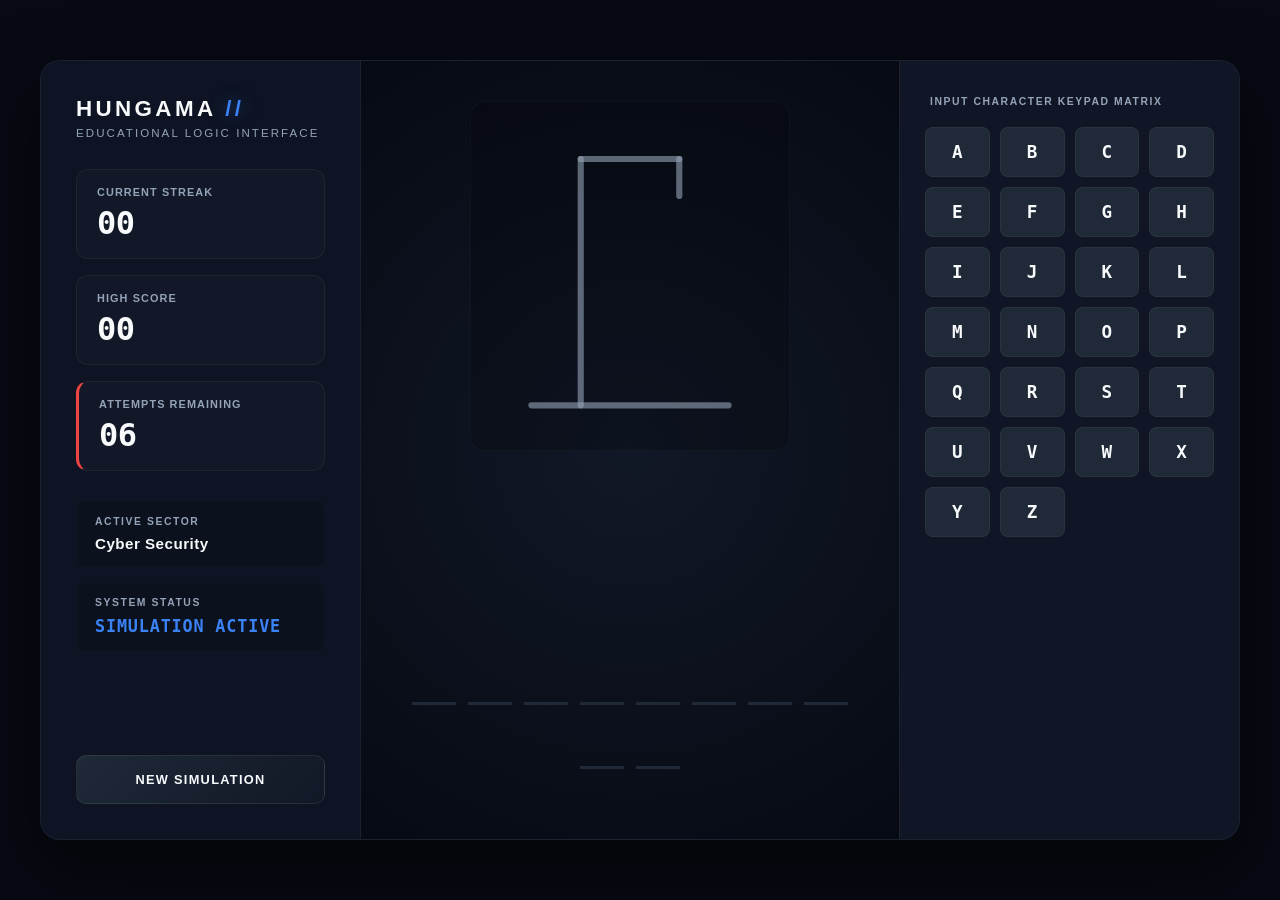
<file: Projects/Hungama Game/index.html>
<!DOCTYPE html>
<html lang="en">
<head>
    <meta charset="UTF-8">
    <meta name="viewport" content="width=device-width, initial-scale=1.0">
    <title>Hungama // High-Fidelity Word Logic Simulation</title>
    <link rel="stylesheet" href="style.css">
</head>
<body>

    <div class="app-container">
        <aside class="sidebar-panel">
            <div class="brand-block">
                <h2>HUNGAMA <span class="accent-text">//</span></h2>
                <p class="subtitle">Educational Logic Interface</p>
            </div>

            <div class="metrics-grid">
                <div class="metric-card">
                    <span class="metric-label">CURRENT STREAK</span>
                    <div id="score-display" class="metric-value">00</div>
                </div>
                
                <div class="metric-card">
                    <span class="metric-label">HIGH SCORE</span>
                    <div id="highscore-display" class="metric-value">00</div>
                </div>

                <div class="metric-card alert-card">
                    <span class="metric-label">ATTEMPTS REMAINING</span>
                    <div class="gauge-container">
                        <div id="attempts-display" class="metric-value">06</div>
                        <div class="heart-pulse"></div>
                    </div>
                </div>
            </div>

            <div class="category-panel">
                <span class="panel-label">ACTIVE SECTOR</span>
                <div id="category-hint" class="category-text">LOADING...</div>
            </div>

            <div class="status-panel">
                <span class="panel-label">SYSTEM STATUS</span>
                <div id="status-prompt" class="status-prompt">INITIALIZING</div>
            </div>

            <button id="reset-btn" class="primary-action-btn">NEW SIMULATION</button>
        </aside>

        <main class="core-game-panel">
            <div class="vector-stage-wrapper">
                <svg id="vector-canvas" viewBox="0 0 200 250" width="100%" height="100%">
                    <path d="M 20 230 L 180 230" class="base-scaffold" />
                    <path d="M 60 230 L 60 30" class="base-scaffold" />
                    <path d="M 60 30 L 140 30" class="base-scaffold" />
                    <path d="M 140 30 L 140 60" class="base-scaffold" />
                    
                    <circle cx="140" cy="80" r="20" class="vector-limb limb-head" />
                    <line x1="140" y1="100" x2="140" y2="160" class="vector-limb limb-body" />
                    <line x1="140" y1="120" x2="110" y2="140" class="vector-limb limb-left-arm" />
                    <line x1="140" y1="120" x2="170" y2="140" class="vector-limb limb-right-arm" />
                    <line x1="140" y1="160" x2="110" y2="200" class="vector-limb limb-left-leg" />
                    <line x1="140" y1="160" x2="170" y2="200" class="vector-limb limb-right-leg" />
                </svg>
            </div>

            <div class="word-display-container">
                <div id="word-dock" class="word-display"></div>
            </div>
        </main>

        <section class="keyboard-panel">
            <span class="panel-label key-matrix-label">INPUT CHARACTER KEYPAD MATRIX</span>
            <div id="keyboard-matrix" class="keyboard-grid"></div>
        </section>
    </div>

    <script src="script.js"></script>
</body>
</html>
</file>
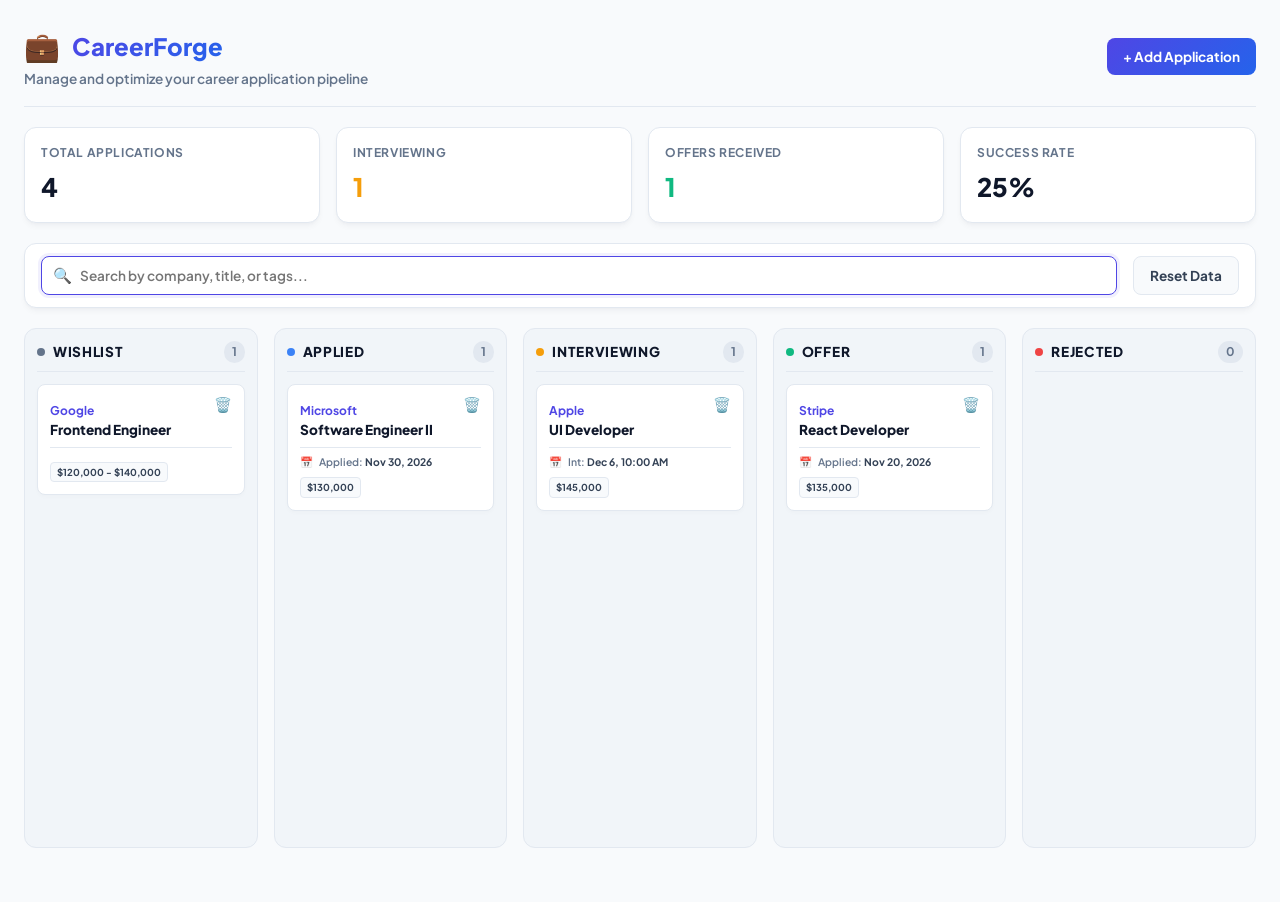
<file: Projects/Job Application Tracker/index.html>
<!DOCTYPE html>
<html lang="en">
<head>
  <meta charset="UTF-8">
  <meta name="viewport" content="width=device-width, initial-scale=1.0">
  <title>Job Application Tracker - CareerForge</title>
  <!-- Google Fonts -->
  <link rel="preconnect" href="https://fonts.googleapis.com">
  <link rel="preconnect" href="https://fonts.gstatic.com" crossorigin>
  <link href="https://fonts.googleapis.com/css2?family=Plus+Jakarta+Sans:wght@300;400;500;600;700;800&family=Fira+Code:wght@400;500&display=swap" rel="stylesheet">
  <!-- Stylesheet -->
  <link rel="stylesheet" href="style.css">
</head>
<body>
  <div class="app-container">
    <!-- Top Header -->
    <header class="app-header">
      <div class="header-left">
        <div class="logo">
          <span class="logo-symbol">💼</span>
          <h1>CareerForge</h1>
        </div>
        <p class="tagline">Manage and optimize your career application pipeline</p>
      </div>
      <div class="header-right">
        <button type="button" id="addJobBtn" class="btn btn-primary">+ Add Application</button>
      </div>
    </header>

    <!-- Analytics Dashboard Summaries -->
    <section class="stats-row">
      <div class="stat-card card">
        <span class="stat-label">Total Applications</span>
        <span class="stat-value" id="statTotal">0</span>
      </div>
      <div class="stat-card card">
        <span class="stat-label">Interviewing</span>
        <span class="stat-value" id="statInterviewing" style="color: #f59e0b;">0</span>
      </div>
      <div class="stat-card card">
        <span class="stat-label">Offers Received</span>
        <span class="stat-value" id="statOffers" style="color: #10b981;">0</span>
      </div>
      <div class="stat-card card">
        <span class="stat-label">Success Rate</span>
        <span class="stat-value" id="statSuccessRate">0%</span>
      </div>
    </section>

    <!-- Search / Filter controls -->
    <section class="filter-row card">
      <div class="search-input-wrapper">
        <span class="search-icon">🔍</span>
        <input type="text" id="searchInput" placeholder="Search by company, title, or tags..." autofocus>
      </div>
      <div class="filter-controls">
        <button type="button" id="resetHistory" class="btn btn-secondary">Reset Data</button>
      </div>
    </section>

    <!-- Kanban Grid Columns -->
    <div class="kanban-grid">
      <!-- Column 1: Wishlist -->
      <div class="kanban-column" data-status="wishlist">
        <div class="column-header">
          <span class="column-dot" style="background-color: #64748b;"></span>
          <h2>Wishlist</h2>
          <span class="column-count" id="count-wishlist">0</span>
        </div>
        <div class="column-cards-container" id="column-wishlist"></div>
      </div>

      <!-- Column 2: Applied -->
      <div class="kanban-column" data-status="applied">
        <div class="column-header">
          <span class="column-dot" style="background-color: #3b82f6;"></span>
          <h2>Applied</h2>
          <span class="column-count" id="count-applied">0</span>
        </div>
        <div class="column-cards-container" id="column-applied"></div>
      </div>

      <!-- Column 3: Interviewing -->
      <div class="kanban-column" data-status="interviewing">
        <div class="column-header">
          <span class="column-dot" style="background-color: #f59e0b;"></span>
          <h2>Interviewing</h2>
          <span class="column-count" id="count-interviewing">0</span>
        </div>
        <div class="column-cards-container" id="column-interviewing"></div>
      </div>

      <!-- Column 4: Offer -->
      <div class="kanban-column" data-status="offer">
        <div class="column-header">
          <span class="column-dot" style="background-color: #10b981;"></span>
          <h2>Offer</h2>
          <span class="column-count" id="count-offer">0</span>
        </div>
        <div class="column-cards-container" id="column-offer"></div>
      </div>

      <!-- Column 5: Rejected -->
      <div class="kanban-column" data-status="rejected">
        <div class="column-header">
          <span class="column-dot" style="background-color: #ef4444;"></span>
          <h2>Rejected</h2>
          <span class="column-count" id="count-rejected">0</span>
        </div>
        <div class="column-cards-container" id="column-rejected"></div>
      </div>
    </div>
  </div>

  <!-- Job Application Modal Form -->
  <div id="jobModal" class="modal-overlay hidden">
    <div class="modal-box card">
      <div class="modal-header">
        <h2 id="modalTitle">New Job Application</h2>
        <button type="button" class="btn-close-modal" id="closeModalBtn">×</button>
      </div>
      <form id="jobForm" class="modal-form">
        <!-- Hidden input to store editing ID -->
        <input type="hidden" id="jobId">

        <div class="form-row">
          <div class="form-group">
            <label for="companyName">Company Name *</label>
            <input type="text" id="companyName" placeholder="Google" required>
          </div>
          <div class="form-group">
            <label for="jobTitle">Position Title *</label>
            <input type="text" id="jobTitle" placeholder="Frontend Developer" required>
          </div>
        </div>

        <div class="form-row">
          <div class="form-group">
            <label for="salaryRange">Salary Range</label>
            <input type="text" id="salaryRange" placeholder="e.g. $80k - $100k">
          </div>
          <div class="form-group">
            <label for="jobStatus">Application Status</label>
            <select id="jobStatus" required>
              <option value="wishlist">Wishlist</option>
              <option value="applied">Applied</option>
              <option value="interviewing">Interviewing</option>
              <option value="offer">Offer</option>
              <option value="rejected">Rejected</option>
            </select>
          </div>
        </div>

        <div class="form-row">
          <div class="form-group">
            <label for="dateApplied">Date Applied</label>
            <input type="date" id="dateApplied">
          </div>
          <div class="form-group">
            <label for="interviewDate">Interview Date</label>
            <input type="datetime-local" id="interviewDate">
          </div>
        </div>

        <div class="form-group">
          <label for="jobUrl">Job URL / Link</label>
          <input type="url" id="jobUrl" placeholder="https://careers.google.com/jobs/...">
        </div>

        <div class="form-group">
          <label for="jobNotes">Notes & Log Details</label>
          <textarea id="jobNotes" rows="4" placeholder="Mention key requirements, recruiter contact, notes..."></textarea>
        </div>

        <div class="modal-footer">
          <button type="button" class="btn btn-secondary" id="cancelFormBtn">Cancel</button>
          <button type="submit" class="btn btn-primary" id="saveJobBtn">Save Details</button>
        </div>
      </form>
    </div>
  </div>

  <!-- JavaScript controller -->
  <script src="script.js"></script>
</body>
</html>
</file>
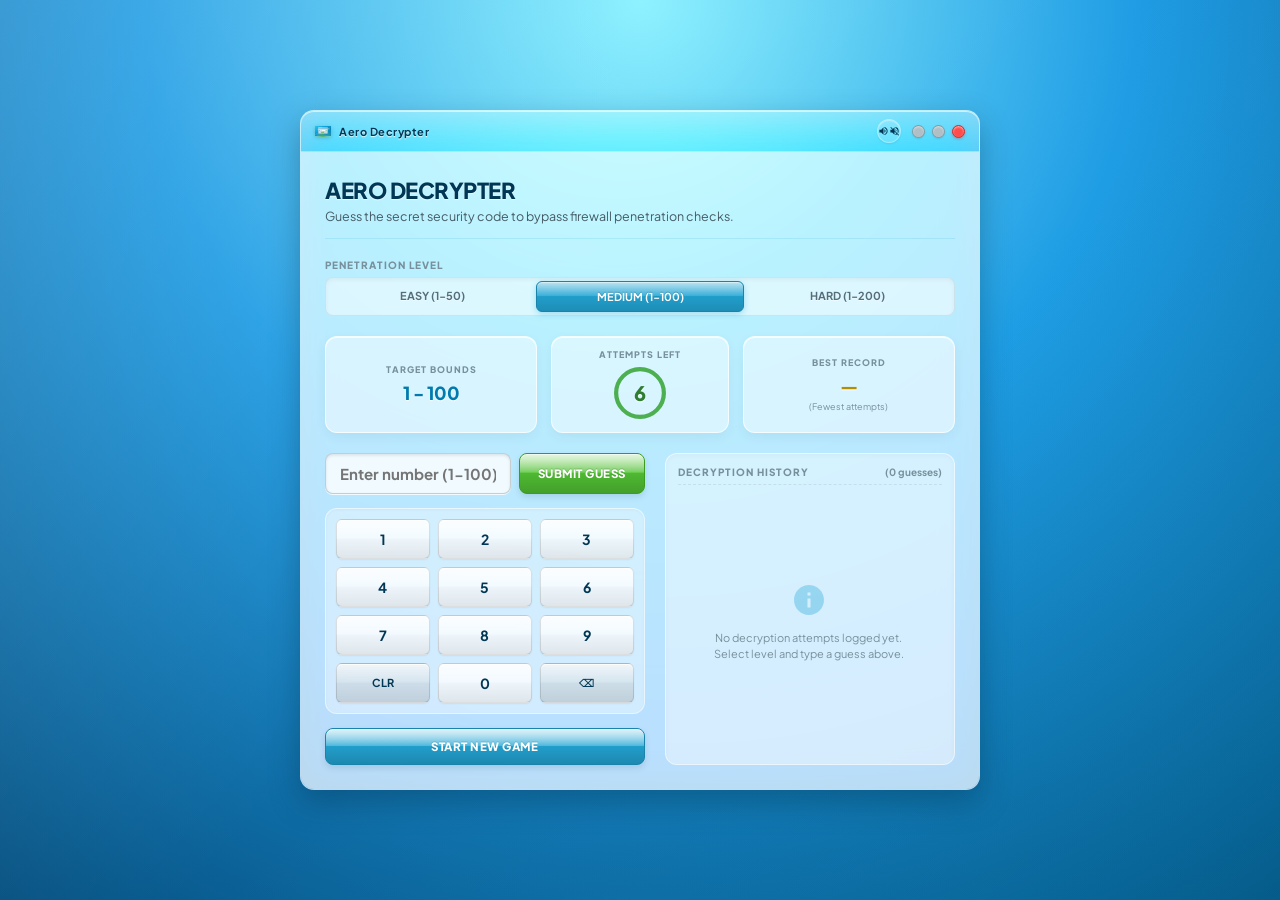
<file: Projects/Number Guessing Game/index.html>
<!DOCTYPE html>
<html lang="en">
<head>
  <meta charset="UTF-8">
  <meta name="viewport" content="width=device-width, initial-scale=1.0">
  <title>Aero Decrypter | Frutiger Aero Number Guessing Game</title>
  <meta name="description" content="Penetrate the firewall in this nostalgic Windows Aero-styled number guessing game. Features bubble animations, 3D skeuomorphic glossy controls, and retro chime sound effects.">
  <!-- Google Fonts for Humanist Sans-Serif Typography -->
  <link rel="preconnect" href="https://fonts.googleapis.com">
  <link rel="preconnect" href="https://fonts.gstatic.com" crossorigin>
  <link href="https://fonts.googleapis.com/css2?family=Plus+Jakarta+Sans:wght@400;500;600;700;800&display=swap" rel="stylesheet">
  <!-- Local stylesheet -->
  <link rel="stylesheet" href="styles.css">
</head>
<body>
  <!-- Floating Bubble Background Decorations -->
  <div id="bubble-container" class="bubble-container" aria-hidden="true">
    <!-- Bubbles will be injected dynamically here by app.js -->
  </div>

  <!-- Vista/7 Style Aero Glass Window Cabinet -->
  <div class="aero-window" id="app-window">
    <!-- Aero Window Glass Titlebar -->
    <header class="window-titlebar">
      <div class="titlebar-info">
        <img class="titlebar-icon" src="thumbnail.svg" alt="" width="16" height="16" />
        <span class="titlebar-text">Aero Decrypter</span>
      </div>
      
      <!-- Window Controls (Vista/7 Skeuomorphic Style) -->
      <div class="window-controls">
        <button id="sound-toggle" class="control-btn sound-btn" aria-label="Toggle Audio" title="Toggle audio feedback">
          <!-- Audio On Icon -->
          <svg id="sound-icon-on" viewBox="0 0 24 24" width="14" height="14" class="hidden">
            <path fill="currentColor" d="M14,3.23V5.29C16.89,6.15 19,8.83 19,12C19,15.17 16.89,17.85 14,18.71V20.77C18,19.86 21,16.28 21,12C21,7.72 18,4.14 14,3.23M16.5,12C16.5,10.23 15.5,8.71 14,7.97V16C15.5,15.29 16.5,13.77 16.5,12M3,9V15H7L12,20V4L7,9H3Z" />
          </svg>
          <!-- Audio Off Icon -->
          <svg id="sound-icon-off" viewBox="0 0 24 24" width="14" height="14">
            <path fill="currentColor" d="M12,4L7,9H3V15H7L12,20V4M16.5,12A4.5,4.5 0 0,0 14,7.97V10.18L16.45,12.63C16.48,12.42 16.5,12.21 16.5,12M19,12C19,12.94 18.8,13.82 18.46,14.64L19.97,16.15C20.62,14.91 21,13.5 21,12A9,9 0 0,0 14,3.23V5.29C16.89,6.15 19,8.83 19,12M4.27,3L3,4.27L7.73,9H3V15H7L12,20V13.27L16.25,17.53C15.58,18.04 14.83,18.44 14,18.63V20.7C15.38,20.47 16.63,19.83 17.68,18.96L20.73,22L22,20.73L4.27,3Z" />
          </svg>
        </button>
        <button class="control-btn min-btn" aria-label="Minimize" tabindex="-1"></button>
        <button class="control-btn max-btn" aria-label="Maximize" tabindex="-1"></button>
        <button id="close-btn" class="control-btn close-btn" aria-label="Close Game" title="Close application"></button>
      </div>
    </header>

    <!-- Main Window Canvas/Work Area -->
    <main class="window-canvas">
      <!-- Aero Main Title -->
      <section class="banner-section">
        <h1 class="main-title">AERO DECRYPTER</h1>
        <p class="main-desc">Guess the secret security code to bypass firewall penetration checks.</p>
      </section>

      <!-- Difficulties Selector Section -->
      <section class="difficulty-panel" aria-label="Difficulty Selection">
        <span class="panel-label">PENETRATION LEVEL</span>
        <div class="segmented-control">
          <input type="radio" id="diff-easy" name="difficulty" value="easy">
          <label for="diff-easy">EASY (1-50)</label>
          
          <input type="radio" id="diff-medium" name="difficulty" value="medium" checked>
          <label for="diff-medium">MEDIUM (1-100)</label>
          
          <input type="radio" id="diff-hard" name="difficulty" value="hard">
          <label for="diff-hard">HARD (1-200)</label>
        </div>
      </section>

      <!-- Game Status Dashboard -->
      <section class="dashboard-panel" aria-label="Statistics Dashboard">
        <!-- Target Range Card -->
        <div class="stat-card range-card">
          <span class="stat-label">TARGET BOUNDS</span>
          <span id="range-display" class="stat-value text-blue">1 - 100</span>
        </div>

        <!-- Remaining Attempts Card -->
        <div class="stat-card attempts-card">
          <span class="stat-label">ATTEMPTS LEFT</span>
          <div class="attempts-gauge-wrapper">
            <span id="attempts-display" class="stat-value text-green">6</span>
            <svg class="attempts-ring" viewBox="0 0 36 36">
              <path class="ring-bg" d="M18 2.0845 a 15.9155 15.9155 0 0 1 0 31.831 a 15.9155 15.9155 0 0 1 0 -31.831" />
              <path id="ring-fill" class="ring-fill" stroke-dasharray="100, 100" d="M18 2.0845 a 15.9155 15.9155 0 0 1 0 31.831 a 15.9155 15.9155 0 0 1 0 -31.831" />
            </svg>
          </div>
        </div>

        <!-- High Score Card -->
        <div class="stat-card highscore-card">
          <span class="stat-label">BEST RECORD</span>
          <span id="highscore-display" class="stat-value text-gold">—</span>
          <span class="highscore-subtext">(Fewest attempts)</span>
        </div>
      </section>

      <!-- Grid layout split: Left: Inputs, Right: Clue History Log -->
      <div class="arena-layout">
        <!-- Left Side: Guess Form & Keypad -->
        <section class="control-arena" aria-label="Guess Input Form">
          <div class="input-container">
            <input type="number" id="guess-input" placeholder="Enter number..." min="1" max="100" autocomplete="off" />
            <button id="guess-btn" class="action-btn glow-green">SUBMIT GUESS</button>
          </div>

          <!-- Skeuomorphic Digit Dial Touch Keypad -->
          <div class="keypad-panel">
            <button class="key-btn" data-val="1">1</button>
            <button class="key-btn" data-val="2">2</button>
            <button class="key-btn" data-val="3">3</button>
            <button class="key-btn" data-val="4">4</button>
            <button class="key-btn" data-val="5">5</button>
            <button class="key-btn" data-val="6">6</button>
            <button class="key-btn" data-val="7">7</button>
            <button class="key-btn" data-val="8">8</button>
            <button class="key-btn" data-val="9">9</button>
            <button id="key-clear" class="key-btn key-action" aria-label="Clear Input">CLR</button>
            <button class="key-btn" data-val="0">0</button>
            <button id="key-back" class="key-btn key-action" aria-label="Backspace">⌫</button>
          </div>

          <button id="restart-btn" class="action-btn glow-blue full-width">START NEW GAME</button>
        </section>

        <!-- Right Side: Clue Decryption Log -->
        <section class="history-arena" aria-label="Decryption History">
          <header class="history-header">
            <span class="panel-label">DECRYPTION HISTORY</span>
            <span id="history-counter" class="history-count">(0 guesses)</span>
          </header>
          
          <div id="history-list" class="history-list">
            <!-- Empty state illustration -->
            <div id="history-empty" class="history-empty-state">
              <div class="empty-icon-bubble">
                <svg viewBox="0 0 24 24" width="36" height="36" fill="currentColor">
                  <path d="M12 2C6.48 2 2 6.48 2 12s4.48 10 10 10 10-4.48 10-10S17.52 2 12 2zm1 15h-2v-6h2v6zm0-8h-2V7h2v2z"/>
                </svg>
              </div>
              <p>No decryption attempts logged yet. Select level and type a guess above.</p>
            </div>
          </div>
        </section>
      </div>
    </main>
  </div>

  <!-- Decryption Result Popup Modals -->
  <!-- Success Modal -->
  <div id="success-modal" class="modal-backdrop hidden">
    <div class="modal-content glass-card success-card">
      <div class="modal-header">
        <div class="modal-glow-logo success-logo">✨</div>
        <h2 class="modal-title text-green">DECRYPTION SUCCESS</h2>
        <p class="modal-subtitle">Security code successfully bypassed!</p>
      </div>

      <!-- High Score beat banner (hidden by default) -->
      <div id="highscore-banner" class="highscore-banner hidden">
        <span class="banner-sparkle">🏆</span>
        <span class="banner-text">NEW BEST RECORD!</span>
        <span class="banner-sparkle">🏆</span>
      </div>

      <div class="modal-stats">
        <div class="stat-row">
          <span>SECRET CODE</span>
          <span id="success-code" class="modal-val text-blue">88</span>
        </div>
        <div class="stat-row">
          <span>ATTEMPTS USED</span>
          <span id="success-attempts" class="modal-val text-green">3</span>
        </div>
      </div>

      <button id="modal-success-btn" class="action-btn glow-green">PLAY AGAIN</button>
    </div>
  </div>

  <!-- Failure Modal -->
  <div id="failure-modal" class="modal-backdrop hidden">
    <div class="modal-content glass-card failure-card">
      <div class="modal-header">
        <div class="modal-glow-logo failure-logo">❌</div>
        <h2 class="modal-title text-red">ACCESS DENIED</h2>
        <p class="modal-subtitle">Firewall locked down due to system alerts.</p>
      </div>

      <div class="modal-stats">
        <div class="stat-row">
          <span>SECRET CODE WAS</span>
          <span id="failure-code" class="modal-val text-red">54</span>
        </div>
        <div class="stat-row">
          <span>DIFFICULTY</span>
          <span id="failure-level" class="modal-val text-blue">MEDIUM</span>
        </div>
      </div>

      <button id="modal-failure-btn" class="action-btn glow-blue">TRY AGAIN</button>
    </div>
  </div>

  <!-- Local Script Module -->
  <script src="app.js" type="module"></script>
</body>
</html>
</file>
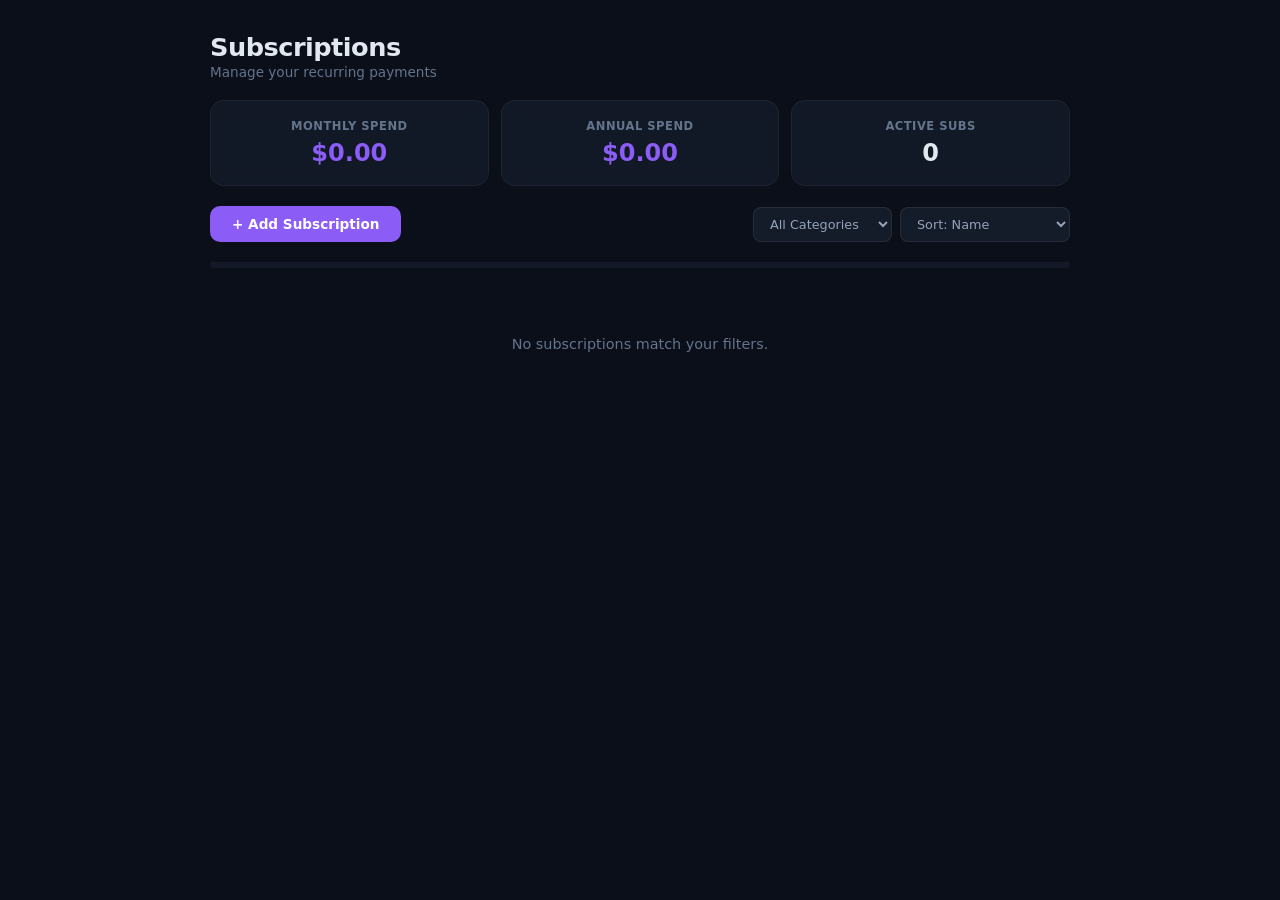
<file: Projects/Subscription Management Dashboard/index.html>
<!DOCTYPE html>
<html lang="en">
<head>
  <meta charset="UTF-8">
  <meta name="viewport" content="width=device-width, initial-scale=1.0">
  <title>Subscription Manager</title>
  <link rel="stylesheet" href="style.css">
</head>
<body>
  <div class="app">
    <header class="header">
      <h1>Subscriptions</h1>
      <p class="header-sub">Manage your recurring payments</p>
    </header>

    <div class="stats-row">
      <div class="stat-card">
        <span class="stat-label">Monthly Spend</span>
        <span class="stat-value" id="monthlyTotal">$0.00</span>
      </div>
      <div class="stat-card">
        <span class="stat-label">Annual Spend</span>
        <span class="stat-value" id="annualTotal">$0.00</span>
      </div>
      <div class="stat-card">
        <span class="stat-label">Active Subs</span>
        <span class="stat-value" id="activeCount">0</span>
      </div>
    </div>

    <div class="controls">
      <button class="add-btn" id="addBtn">+ Add Subscription</button>
      <div class="filter-group">
        <select id="filterCategory">
          <option value="">All Categories</option>
          <option value="Entertainment">Entertainment</option>
          <option value="Utilities">Utilities</option>
          <option value="Software">Software</option>
          <option value="Cloud">Cloud</option>
        </select>
        <select id="sortBy">
          <option value="name">Sort: Name</option>
          <option value="cost">Sort: Cost</option>
          <option value="renewal">Sort: Renewal Date</option>
        </select>
      </div>
    </div>

    <div class="category-bars" id="categoryBars"></div>

    <div class="subs-list" id="subsList">
      <div class="empty-state">No subscriptions yet. Click "+ Add Subscription" to get started.</div>
    </div>
  </div>

  <div class="modal-overlay" id="modal">
    <div class="modal">
      <div class="modal-header">
        <h2>Add Subscription</h2>
        <button class="modal-close" id="modalClose">&times;</button>
      </div>
      <form class="modal-body" id="form">
        <div class="form-group">
          <label for="formName">Name</label>
          <input type="text" id="formName" placeholder="e.g. Netflix" required>
        </div>
        <div class="form-group">
          <label for="formCost">Cost ($)</label>
          <input type="number" id="formCost" min="0" step="0.01" placeholder="0.00" required>
        </div>
        <div class="form-row">
          <div class="form-group">
            <label for="formCycle">Billing Cycle</label>
            <select id="formCycle">
              <option value="Monthly">Monthly</option>
              <option value="Yearly">Yearly</option>
            </select>
          </div>
          <div class="form-group">
            <label for="formCategory">Category</label>
            <select id="formCategory">
              <option value="Entertainment">Entertainment</option>
              <option value="Utilities">Utilities</option>
              <option value="Software">Software</option>
              <option value="Cloud">Cloud</option>
            </select>
          </div>
        </div>
        <div class="form-group">
          <label for="formDate">Next Renewal</label>
          <input type="date" id="formDate" required>
        </div>
        <div class="modal-actions">
          <button type="button" class="btn-cancel" id="formCancel">Cancel</button>
          <button type="submit" class="btn-submit">Save</button>
        </div>
      </form>
    </div>
  </div>

  <script src="script.js"></script>
</body>
</html>
</file>
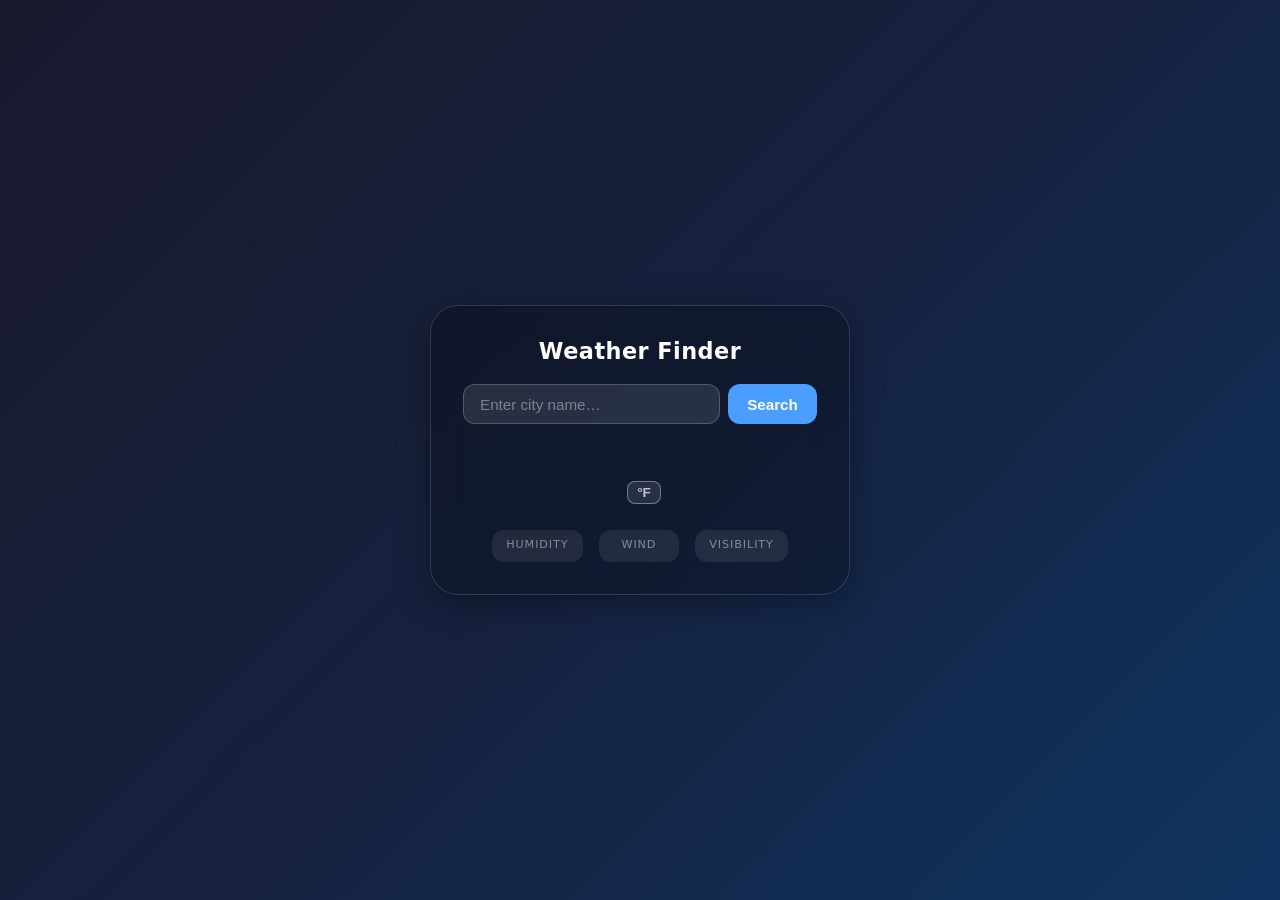
<file: Projects/Weather Finder/index.html>
<!doctype html>
<html lang="en">
<head>
  <meta charset="utf-8" />
  <meta name="viewport" content="width=device-width, initial-scale=1" />
  <title>Weather Finder</title>
  <link rel="stylesheet" href="style.css" />
</head>
<body>
  <canvas id="bg-canvas" aria-hidden="true"></canvas>

  <main class="card">
    <h1 class="app-title">Weather Finder</h1>

    <div class="search-row">
      <input
        id="city-input"
        type="search"
        placeholder="Enter city name…"
        aria-label="City name"
        autocomplete="off"
      />
      <button id="search-btn" class="btn">Search</button>
    </div>

    <p id="error" class="error" hidden></p>

    <section id="result" class="result" hidden aria-live="polite">
      <div class="city-name" id="city-name"></div>
      <div class="local-time" id="local-time"></div>

      <div class="condition-row">
        <span id="condition-icon" class="condition-icon" aria-hidden="true"></span>
        <span id="condition-text" class="condition-text"></span>
      </div>

      <div class="temp-row">
        <div class="temp" id="temp"></div>
        <button id="unit-toggle" class="unit-btn" aria-label="Toggle temperature unit">°F</button>
      </div>

      <div class="feels-like" id="feels-like"></div>

      <div class="details">
        <div class="detail">
          <span class="detail-label">Humidity</span>
          <span id="humidity" class="detail-value"></span>
        </div>
        <div class="detail">
          <span class="detail-label">Wind</span>
          <span id="wind" class="detail-value"></span>
        </div>
        <div class="detail">
          <span class="detail-label">Visibility</span>
          <span id="visibility" class="detail-value"></span>
        </div>
      </div>
    </section>
  </main>

  <script src="script.js"></script>
</body>
</html>
</file>
<file: Projects/Brick Breaker Arcade Game/style.css>
*,
*::before,
*::after {
  margin: 0;
  padding: 0;
  box-sizing: border-box;
}

body {
  background: #060713;
  color: #e2e8f0;
  font-family: 'Courier New', 'Fira Code', monospace;
  min-height: 100vh;
  display: flex;
  justify-content: center;
  align-items: center;
}

.app {
  max-width: 620px;
  width: 100%;
  padding: 20px 16px;
  display: flex;
  flex-direction: column;
  align-items: center;
  gap: 14px;
}

.hud {
  width: 100%;
  display: flex;
  justify-content: space-between;
  gap: 10px;
}

.hud-item {
  flex: 1;
  text-align: center;
  padding: 10px 6px;
  background: rgba(255, 255, 255, 0.02);
  border: 1px solid rgba(255, 255, 255, 0.04);
  border-radius: 8px;
}

.hud-lbl {
  display: block;
  font-size: 0.55rem;
  font-weight: 600;
  text-transform: uppercase;
  letter-spacing: 1.2px;
  color: #475569;
}

.hud-val {
  display: block;
  font-size: 1.4rem;
  font-weight: 800;
  color: #e2e8f0;
  margin-top: 2px;
}

.hud-val.accent {
  color: #06b6d4;
}

.canvas-wrap {
  width: 100%;
  position: relative;
  border: 1px solid rgba(6, 182, 212, 0.15);
  border-radius: 10px;
  box-shadow:
    0 0 20px rgba(6, 182, 212, 0.08),
    inset 0 0 20px rgba(6, 182, 212, 0.02);
  overflow: hidden;
}

#gameCanvas {
  display: block;
  width: 100%;
  height: auto;
  aspect-ratio: 600 / 400;
  background: #0d0d1a;
  touch-action: none;
  cursor: none;
}

.overlay {
  position: fixed;
  inset: 0;
  background: rgba(6, 7, 19, 0.85);
  backdrop-filter: blur(6px);
  display: none;
  justify-content: center;
  align-items: center;
  z-index: 100;
}

.overlay.active {
  display: flex;
}

.modal {
  background: rgba(13, 13, 26, 0.95);
  border: 1px solid rgba(6, 182, 212, 0.2);
  border-radius: 16px;
  padding: 36px 40px;
  text-align: center;
  max-width: 340px;
  width: 90%;
  box-shadow: 0 0 40px rgba(6, 182, 212, 0.1);
  animation: modalIn 0.35s cubic-bezier(0.34, 1.56, 0.64, 1);
}

@keyframes modalIn {
  0% { transform: scale(0.8); opacity: 0; }
  100% { transform: scale(1); opacity: 1; }
}

.modal-title {
  font-size: 1.6rem;
  font-weight: 800;
  color: #f43f5e;
  letter-spacing: 2px;
  margin-bottom: 8px;
}

.modal-title.win {
  color: #06b6d4;
}

.modal-body {
  font-size: 0.85rem;
  color: #64748b;
  margin-bottom: 24px;
  line-height: 1.5;
}

.modal-body span {
  display: block;
  color: #e2e8f0;
  font-weight: 700;
  margin-top: 4px;
}

.modal-btn {
  padding: 12px 32px;
  border: none;
  border-radius: 8px;
  background: linear-gradient(135deg, #06b6d4, #0891b2);
  color: #fff;
  font-family: inherit;
  font-size: 0.9rem;
  font-weight: 700;
  letter-spacing: 1px;
  cursor: pointer;
  transition: all 0.2s ease;
  box-shadow: 0 2px 16px rgba(6, 182, 212, 0.25);
}

.modal-btn:hover {
  transform: translateY(-2px);
  box-shadow: 0 6px 24px rgba(6, 182, 212, 0.35);
}

@media (max-width: 480px) {
  .app {
    padding: 12px 8px;
    gap: 10px;
  }

  .hud {
    gap: 6px;
  }

  .hud-item {
    padding: 6px 4px;
  }

  .hud-val {
    font-size: 1.1rem;
  }

  .modal {
    padding: 28px 24px;
  }

  .modal-title {
    font-size: 1.3rem;
  }
}
</file>
<file: Projects/Career Roadmap Planner/style.css>
:root {
  /* Design Tokens */
  --font-display: 'Outfit', system-ui, sans-serif;
  --font-sans: 'Inter', system-ui, sans-serif;

  --bg-gradient: radial-gradient(circle at top right, #0d1520, #05080c);
  --card-bg: rgba(255, 255, 255, 0.02);
  --card-border: rgba(255, 255, 255, 0.05);

  --text-primary: #f8f9fa;
  --text-secondary: #8a93a6;
  --text-muted: #4e5564;

  /* Theme Accents */
  --accent-color: #00f0ff;
  --accent-glow: rgba(0, 240, 255, 0.25);
  --accent-glow-intense: rgba(0, 240, 255, 0.55);

  /* Timeline Colors */
  --phase-beginner: #3b82f6;
  --phase-intermediate: #bd00ff;
  --phase-advanced: #00ffaa;
}

* {
  box-sizing: border-box;
  margin: 0;
  padding: 0;
}

body {
  background: var(--bg-gradient);
  min-height: 100vh;
  display: flex;
  flex-direction: column;
  justify-content: center;
  align-items: center;
  font-family: var(--font-sans);
  color: var(--text-primary);
  padding: 20px;
  overflow-x: hidden;
}

/* Glassmorphism Styles */
.controls-card, .detail-card, .select-wrapper select, .node-card, .badge {
  background: var(--card-bg);
  border: 1px solid var(--card-border);
  backdrop-filter: blur(20px);
  -webkit-backdrop-filter: blur(20px);
  border-radius: 16px;
  box-shadow: 0 10px 30px rgba(0, 0, 0, 0.35);
}

/* Main Container */
.app-container {
  width: 100%;
  max-width: 1100px;
  display: flex;
  flex-direction: column;
  gap: 25px;
}

/* Header config styling */
.app-header {
  display: flex;
  justify-content: space-between;
  align-items: center;
  border-bottom: 1px solid var(--card-border);
  padding-bottom: 20px;
}

.logo-area {
  display: flex;
  align-items: center;
  gap: 15px;
}

.logo-icon {
  font-size: 2.2rem;
  filter: drop-shadow(0 0 10px var(--accent-glow));
}

.logo-area h1 {
  font-family: var(--font-display);
  font-size: 1.8rem;
  font-weight: 800;
  letter-spacing: -0.5px;
  background: linear-gradient(120deg, var(--text-primary), var(--text-secondary));
  -webkit-background-clip: text;
  -webkit-text-fill-color: transparent;
}

.subtitle {
  font-size: 0.8rem;
  color: var(--text-secondary);
}

/* Circular overall progress layout */
.header-overall-stats {
  display: flex;
  align-items: center;
  gap: 15px;
}

.progress-circle-wrapper {
  position: relative;
  width: 60px;
  height: 60px;
}

.progress-ring {
  transform: rotate(-90deg);
}

.progress-ring-fill {
  stroke-dasharray: 150.79; /* 2 * PI * r (r=24) = 150.79 */
  stroke-dashoffset: 150.79;
  transition: stroke-dashoffset 0.4s ease;
}

.progress-percent {
  position: absolute;
  top: 50%;
  left: 50%;
  transform: translate(-50%, -50%);
  font-family: var(--font-display);
  font-size: 0.85rem;
  font-weight: 700;
}

.overall-meta {
  display: flex;
  flex-direction: column;
}

.meta-label {
  font-size: 0.65rem;
  font-weight: 700;
  color: var(--text-secondary);
  letter-spacing: 1px;
}

.meta-desc {
  font-family: var(--font-display);
  font-size: 0.95rem;
  font-weight: 700;
  color: var(--accent-color);
  text-shadow: 0 0 8px var(--accent-glow);
}

/* Grid Dashboard Layout */
.dashboard-layout {
  display: grid;
  grid-template-columns: 2.2fr 1fr;
  gap: 25px;
  align-items: start;
}

.roadmap-board {
  display: flex;
  flex-direction: column;
  gap: 20px;
}

/* Controls selector card styling */
.controls-card {
  padding: 20px;
  display: flex;
  justify-content: space-between;
  align-items: flex-end;
}

.selector-group {
  display: flex;
  flex-direction: column;
  gap: 6px;
  flex: 1;
  max-width: 300px;
}

.selector-group label {
  font-size: 0.65rem;
  font-weight: 700;
  color: var(--text-secondary);
  letter-spacing: 1px;
}

/* Dropdown */
.select-wrapper {
  position: relative;
}

.select-wrapper select {
  width: 100%;
  background: rgba(255, 255, 255, 0.03);
  border: 1px solid var(--card-border);
  color: var(--text-primary);
  padding: 10px 15px;
  border-radius: 10px;
  outline: none;
  font-size: 0.85rem;
  appearance: none;
  cursor: pointer;
  transition: border-color 0.3s;
}

.select-wrapper select:focus {
  border-color: var(--accent-color);
}

.select-wrapper::after {
  content: '▼';
  font-size: 0.6rem;
  color: var(--text-secondary);
  position: absolute;
  right: 15px;
  top: 50%;
  transform: translateY(-50%);
  pointer-events: none;
}

/* Buttons */
.action-btn {
  background: var(--accent-color);
  border: none;
  color: #000;
  padding: 10px 20px;
  border-radius: 8px;
  font-family: var(--font-sans);
  font-weight: 700;
  font-size: 0.85rem;
  cursor: pointer;
  transition: all 0.3s ease;
}

.action-btn:hover {
  box-shadow: 0 0 12px var(--accent-glow-intense);
  transform: translateY(-1px);
}

.action-btn.outline {
  background: transparent;
  border: 1.5px solid var(--card-border);
  color: var(--text-primary);
}

.action-btn.outline:hover {
  background: rgba(255, 255, 255, 0.04);
  box-shadow: none;
}

/* Timeline Canvas Grid */
.roadmap-canvas {
  display: flex;
  flex-direction: column;
  gap: 30px;
  position: relative;
  padding-left: 20px;
}

/* Vertical timeline vertical connector line */
.roadmap-canvas::before {
  content: '';
  position: absolute;
  left: 6px;
  top: 15px;
  bottom: 15px;
  width: 2px;
  background: linear-gradient(to bottom, var(--phase-beginner), var(--phase-intermediate), var(--phase-advanced));
  opacity: 0.2;
}

/* Phase Headers */
.phase-section {
  display: flex;
  flex-direction: column;
  gap: 15px;
}

.phase-title {
  font-family: var(--font-display);
  font-size: 0.9rem;
  font-weight: 800;
  letter-spacing: 1px;
  text-transform: uppercase;
  display: flex;
  align-items: center;
  gap: 10px;
  position: relative;
}

.phase-dot {
  width: 14px;
  height: 14px;
  border-radius: 50%;
  background-color: var(--phase-color);
  box-shadow: 0 0 8px var(--phase-color);
  z-index: 2;
  margin-left: -20px;
}

.phase-section.beginner { --phase-color: var(--phase-beginner); }
.phase-section.intermediate { --phase-color: var(--phase-intermediate); }
.phase-section.advanced { --phase-color: var(--phase-advanced); }

/* Node Lists */
.nodes-grid {
  display: grid;
  grid-template-columns: repeat(2, 1fr);
  gap: 15px;
  padding-left: 10px;
}

/* Individual node card styles */
.node-card {
  padding: 15px 20px;
  display: flex;
  justify-content: space-between;
  align-items: center;
  cursor: pointer;
  transition: all 0.3s cubic-bezier(0.25, 0.8, 0.25, 1);
  border-left: 3px solid transparent;
}

.node-card:hover {
  border-color: var(--phase-color) !important;
  background: rgba(255, 255, 255, 0.03);
  transform: translateX(3px);
}

.node-card.active-card {
  border-color: var(--phase-color) !important;
  background: rgba(255, 255, 255, 0.04);
}

.node-card.completed {
  border-left-color: var(--phase-color);
}

.node-info-group {
  display: flex;
  flex-direction: column;
  gap: 2px;
}

.node-label {
  font-size: 0.9rem;
  font-weight: 600;
}

.node-meta {
  font-size: 0.7rem;
  color: var(--text-secondary);
}

/* Completed checkbox custom overlays */
.node-checkbox {
  width: 18px;
  height: 18px;
  border-radius: 50%;
  border: 1.5px solid var(--card-border);
  display: flex;
  justify-content: center;
  align-items: center;
  font-size: 0.6rem;
  color: transparent;
  transition: all 0.2s ease;
  pointer-events: none;
}

.node-card.completed .node-checkbox {
  background: var(--phase-color);
  border-color: var(--phase-color);
  color: #000;
  box-shadow: 0 0 10px var(--phase-color);
}

/* Sidebar detail cards */
.sidebar-details {
  display: flex;
  flex-direction: column;
  gap: 20px;
}

.detail-card {
  padding: 25px;
  display: flex;
  flex-direction: column;
  gap: 15px;
}

.detail-card h3 {
  font-size: 0.85rem;
  font-weight: 700;
  letter-spacing: 1px;
  text-transform: uppercase;
  color: var(--text-secondary);
  margin-bottom: 12px;
  border-bottom: 1px solid var(--card-border);
  padding-bottom: 6px;
}

.detail-header {
  display: flex;
  align-items: center;
  gap: 15px;
}

.detail-icon {
  width: 44px;
  height: 44px;
  border-radius: 10px;
  background: rgba(255, 255, 255, 0.03);
  display: flex;
  justify-content: center;
  align-items: center;
  font-size: 1.4rem;
  border: 1px solid var(--card-border);
}

.detail-header h2 {
  font-size: 1.1rem;
  font-weight: 700;
}

.badge {
  font-size: 0.65rem;
  font-weight: 700;
  padding: 2px 8px;
  border-radius: 4px;
  border-color: var(--card-border);
}

.badge.completed {
  background: rgba(0, 255, 170, 0.1);
  color: #00ffaa;
  border-color: rgba(0, 255, 170, 0.2);
}

.badge.pending {
  background: rgba(255, 255, 255, 0.02);
  color: var(--text-secondary);
}

.detail-body {
  display: flex;
  flex-direction: column;
  gap: 15px;
}

.desc-text {
  font-size: 0.8rem;
  line-height: 1.25rem;
  color: var(--text-secondary);
}

.checkpoints-section h4, .resources-section h4 {
  font-size: 0.75rem;
  font-weight: 700;
  color: var(--text-secondary);
  letter-spacing: 0.5px;
  margin-bottom: 8px;
}

.checkpoints-list {
  list-style: none;
  display: flex;
  flex-direction: column;
  gap: 6px;
}

.checkpoints-list li {
  font-size: 0.75rem;
  color: var(--text-secondary);
  position: relative;
  padding-left: 14px;
}

.checkpoints-list li::before {
  content: '✓';
  position: absolute;
  left: 0;
  color: var(--accent-color);
}

/* Resource links buttons */
.resources-list {
  display: flex;
  flex-direction: column;
  gap: 8px;
}

.resource-link {
  display: flex;
  justify-content: space-between;
  align-items: center;
  background: rgba(255, 255, 255, 0.02);
  border: 1px solid var(--card-border);
  padding: 10px;
  border-radius: 8px;
  color: var(--text-primary);
  text-decoration: none;
  font-size: 0.75rem;
  font-weight: 500;
  transition: all 0.3s ease;
}

.resource-link:hover {
  background: rgba(255, 255, 255, 0.04);
  border-color: var(--accent-color);
}

.link-type {
  font-size: 0.6rem;
  color: var(--text-secondary);
  text-transform: uppercase;
}

.detail-footer {
  margin-top: 10px;
}

.detail-footer .action-btn {
  width: 100%;
}

/* History progression listing styles */
.summary-list {
  display: flex;
  flex-direction: column;
  gap: 12px;
}

.summary-item {
  display: flex;
  flex-direction: column;
  gap: 4px;
}

.summary-meta {
  display: flex;
  justify-content: space-between;
  font-size: 0.75rem;
}

.summary-lbl {
  color: var(--text-secondary);
  font-weight: 500;
}

.summary-val {
  font-family: var(--font-display);
  font-weight: 700;
  color: var(--accent-color);
}

.progress-track {
  width: 100%;
  height: 4px;
  background: rgba(255, 255, 255, 0.05);
  border-radius: 20px;
  overflow: hidden;
}

.progress-fill {
  height: 100%;
  border-radius: 20px;
  transition: width 0.4s ease;
}

.summary-item.beginner .progress-fill { background-color: var(--phase-beginner); }
.summary-item.intermediate .progress-fill { background-color: var(--phase-intermediate); }
.summary-item.advanced .progress-fill { background-color: var(--phase-advanced); }

/* Footer */
.author-credits {
  margin-top: 35px;
  font-size: 0.8rem;
  color: var(--text-muted);
  text-anchor: center;
  text-align: center;
}

.author-credits span {
  color: var(--text-secondary);
  font-weight: 500;
}

/* Responsive Breakdowns */
@media (max-width: 900px) {
  .dashboard-layout {
    grid-template-columns: 1fr;
    max-width: 600px;
    margin: auto;
  }
}

@media (max-width: 550px) {
  .app-header {
    flex-direction: column;
    gap: 20px;
    align-items: flex-start;
  }
  .controls-card {
    flex-direction: column;
    gap: 15px;
    align-items: flex-start;
  }
  .controls-card .action-btn {
    width: 100%;
  }
  .nodes-grid {
    grid-template-columns: 1fr;
  }
}
</file>
<file: Projects/Color Guessing Game/style.css>
/* --- Core Vercel/Linear Dark Theme Specifications --- */
:root {
    --bg-main: #070a13;
    --bg-panel: #111827;
    --border-color: #1f2937;
    --border-hover: #374151;
    --text-primary: #f8fafc;
    --text-secondary: #94a3b8;
    --text-muted: #475569;
    
    --accent-blue: #3b82f6;
    --accent-glow: rgba(59, 130, 246, 0.25);
    --system-success: #10b981;
    --system-error: #ef4444;
    
    --font-sans: -apple-system, BlinkMacSystemFont, "Segoe UI", Roboto, Helvetica, Arial, sans-serif;
    --font-mono: ui-monospace, Consolas, "SF Mono", Menlo, Monaco, monospace;
    
    --radius-lg: 12px;
    --radius-md: 8px;
    --radius-sm: 4px;
    --transition-fast: 0.15s ease;
    --transition-smooth: 0.3s cubic-bezier(0.4, 0, 0.2, 1);
}

* {
    margin: 0;
    padding: 0;
    box-sizing: border-box;
    -webkit-font-smoothing: antialiased;
    -moz-osx-font-smoothing: grayscale;
}

body {
    background-color: var(--bg-main);
    color: var(--text-primary);
    font-family: var(--font-sans);
    height: 100vh;
    display: flex;
    align-items: center;
    justify-content: center;
    overflow: hidden;
}

/* --- Master Platform Scaffold Canvas --- */
.app-container {
    width: 100%;
    max-width: 1200px;
    height: 760px;
    background-color: var(--bg-panel);
    border: 1px solid var(--border-color);
    border-radius: var(--radius-lg);
    box-shadow: 0 25px 50px -12px rgba(0, 0, 0, 0.8);
    display: grid;
    grid-template-columns: 280px 1fr;
    overflow: hidden;
}

/* --- Rigid Typography Metric Stability Layout --- */
.metric-value, .target-rgb-string, .grid-counter-badge {
    font-family: var(--font-mono);
    letter-spacing: -0.02em;
}

.section-label {
    font-size: 0.7rem;
    text-transform: uppercase;
    letter-spacing: 0.08em;
    color: var(--text-muted);
    font-weight: 700;
    padding: 0 20px;
    margin-bottom: 12px;
}

/* --- Left Control Panel Stack Layout --- */
.sidebar-left {
    border-right: 1px solid var(--border-color);
    padding: 28px 0;
    display: flex;
    flex-direction: column;
    background-color: rgba(17, 24, 39, 0.4);
}

.brand {
    display: flex;
    align-items: center;
    gap: 12px;
    padding: 0 20px;
}

.brand-icon {
    width: 14px;
    height: 14px;
    background: var(--text-primary);
    transform: rotate(45deg);
    border: 2px solid var(--accent-blue);
    box-shadow: 0 0 10px var(--accent-blue);
}

.brand h1 {
    font-size: 1.2rem;
    font-weight: 800;
    letter-spacing: -0.03em;
}

.brand-subtitle {
    font-size: 0.78rem;
    color: var(--text-secondary);
    padding: 2px 20px 0 20px;
    margin-bottom: 36px;
}

.metrics-grid {
    display: grid;
    grid-template-columns: repeat(3, 1fr);
    gap: 6px;
    padding: 0 16px;
    margin-bottom: 36px;
}

.metric-card {
    background: var(--bg-main);
    border: 1px solid var(--border-color);
    border-radius: var(--radius-md);
    padding: 14px 6px;
    display: flex;
    flex-direction: column;
    align-items: center;
    transition: border-color var(--transition-fast);
}

.metric-card:hover {
    border-color: var(--border-hover);
}

.metric-value {
    font-size: 1.35rem;
    font-weight: 700;
    color: var(--text-primary);
}

.metric-label {
    font-size: 0.65rem;
    color: var(--text-secondary);
    margin-top: 6px;
    text-align: center;
    line-height: 1.2;
}

.control-group {
    padding: 0 16px;
}

.mode-toggle-container {
    display: flex;
    flex-direction: column;
    gap: 8px;
    background-color: var(--bg-main);
    padding: 8px;
    border-radius: var(--radius-md);
    border: 1px solid var(--border-color);
}

.mode-btn {
    background: transparent;
    border: 1px solid transparent;
    border-radius: var(--radius-md);
    color: var(--text-secondary);
    padding: 10px 14px;
    cursor: pointer;
    text-align: left;
    font-size: 0.85rem;
    font-weight: 600;
    display: flex;
    flex-direction: column;
    gap: 2px;
    transition: all var(--transition-fast);
}

.mode-btn:hover {
    color: var(--text-primary);
    background-color: rgba(255, 255, 255, 0.02);
}

.mode-btn.active {
    background-color: var(--bg-panel);
    border-color: var(--border-color);
    color: var(--accent-blue);
    box-shadow: 0 4px 12px rgba(0, 0, 0, 0.2);
}

.mode-desc {
    font-size: 0.72rem;
    font-weight: 400;
    color: var(--text-muted);
}

.mode-btn.active .mode-desc {
    color: var(--text-secondary);
}

.sidebar-footer {
    margin-top: auto;
    padding: 0 16px;
}

.action-btn {
    width: 100%;
    background-color: var(--text-primary);
    color: var(--bg-main);
    border: none;
    padding: 12px;
    border-radius: var(--radius-md);
    font-weight: 600;
    font-size: 0.88rem;
    cursor: pointer;
    display: flex;
    align-items: center;
    justify-content: center;
    gap: 8px;
    transition: transform 0.1s ease, opacity var(--transition-fast);
}

.action-btn:hover {
    opacity: 0.95;
}

.action-btn:active {
    transform: scale(0.98);
}

/* --- Main Dashboard Analytics Window View --- */
.main-content {
    display: flex;
    flex-direction: column;
    overflow: hidden;
    background-color: var(--bg-main);
}

.display-panel {
    position: relative;
    padding: 48px 40px;
    border-bottom: 1px solid var(--border-color);
    background-color: var(--bg-panel);
    overflow: hidden;
    display: flex;
    align-items: center;
}

.display-overlay {
    position: absolute;
    top: 0;
    left: 0;
    width: 100%;
    height: 100%;
    background-color: transparent;
    transition: background-color 0.4s cubic-bezier(0.2, 0.8, 0.2, 1);
    opacity: 0.15;
    pointer-events: none;
}

.display-inner {
    position: relative;
    z-index: 2;
    width: 100%;
}

.panel-meta-tag {
    font-size: 0.72rem;
    color: var(--accent-blue);
    text-transform: uppercase;
    letter-spacing: 0.1em;
    font-weight: 700;
    display: block;
    margin-bottom: 8px;
}

.target-rgb-string {
    font-size: 2.4rem;
    font-weight: 800;
    color: var(--text-primary);
    line-height: 1.1;
    word-spacing: -2px;
}

.status-prompter {
    font-size: 0.9rem;
    color: var(--text-secondary);
    margin-top: 12px;
    font-weight: 500;
    transition: color var(--transition-fast);
}

/* --- Interactive Target Selection Matrix Grid --- */
.grid-wrapper {
    flex: 1;
    padding: 40px;
    display: flex;
    flex-direction: column;
    overflow-y: auto;
}

.grid-header {
    display: flex;
    justify-content: space-between;
    align-items: center;
    margin-bottom: 20px;
}

.grid-header h3 {
    font-size: 0.88rem;
    font-weight: 700;
    color: var(--text-secondary);
    text-transform: uppercase;
    letter-spacing: 0.05em;
}

.grid-counter-badge {
    font-size: 0.75rem;
    background-color: var(--bg-panel);
    border: 1px solid var(--border-color);
    color: var(--text-secondary);
    padding: 3px 10px;
    border-radius: 20px;
}

.color-grid {
    display: grid;
    gap: 20px;
    width: 100%;
    transition: grid-template-columns var(--transition-smooth);
}

.color-grid.mode-easy {
    grid-template-columns: repeat(3, 1fr);
}

.color-grid.mode-hard {
    grid-template-columns: repeat(3, 1fr);
    grid-template-rows: repeat(2, 1fr);
}

/* Base structural adjustments for short heights */
@media (max-height: 700px) {
    .color-grid.mode-hard {
        gap: 12px;
    }
}

/* --- Premium Interactive Target Elements --- */
.color-tile {
    background-color: var(--bg-panel);
    border: 1px solid var(--border-color);
    border-radius: var(--radius-md);
    min-height: 150px;
    height: 100%;
    cursor: pointer;
    position: relative;
    overflow: hidden;
    box-shadow: 0 4px 20px rgba(0, 0, 0, 0.15);
    transition: 
        transform var(--transition-fast), 
        border-color var(--transition-fast), 
        opacity var(--transition-smooth), 
        box-shadow var(--transition-fast);
}

.color-tile:hover {
    transform: translateY(-4px);
    border-color: var(--border-hover);
    box-shadow: 0 8px 30px rgba(0, 0, 0, 0.3);
}

/* Interactive Lockout Baseline State */
.color-grid.lock-board .color-tile {
    cursor: default;
    pointer-events: none;
}

/* State Condition Modifiers */
.color-tile.incorrect {
    opacity: 0;
    pointer-events: none;
    transform: scale(0.9);
}

.color-tile.correct {
    border-color: var(--system-success) !important;
    box-shadow: 0 0 25px rgba(16, 185, 129, 0.3) !important;
    transform: scale(1.02);
    z-index: 10;
}

/* Realtime Interactive Shake Keyframes Engine */
.shake-animation {
    animation: tileShake 0.40s cubic-bezier(.36,.07,.19,.97) both;
}

@keyframes tileShake {
    10%, 90% { transform: translate3d(-2px, 0, 0); }
    20%, 80% { transform: translate3d(4px, 0, 0); }
    30%, 50%, 70% { transform: translate3d(-6px, 0, 0); }
    40%, 60% { transform: translate3d(6px, 0, 0); }
}
</file>
<file: Projects/Developer Portfolio Builder/style.css>
/* --- Premium Developer Portfolio Builder Dashboard Stylesheet --- */

/* Theme Colors configuration */
:root {
  /* Default Dark Mode System */
  --bg-app: #090d16;
  --bg-sidebar: #0f1524;
  --bg-card: #151c2e;
  --bg-input: #090d16;
  
  --text-title: #f8fafc;
  --text-body: #94a3b8;
  --text-muted: #64748b;
  
  --border-color: #1e293b;
  --border-focus: #334155;
  
  --accent-color: #3b82f6;
  --accent-gradient: linear-gradient(135deg, #3b82f6 0%, #8b5cf6 100%);
  --danger-color: #f43f5e;
  --success-color: #10b981;
  
  --font-family: 'Plus Jakarta Sans', -apple-system, sans-serif;
  --font-mono: 'Fira Code', monospace;
  
  --border-radius-sm: 8px;
  --border-radius-md: 12px;
  --border-radius-lg: 20px;
}

[data-theme="light"] {
  /* Light Mode System Configuration */
  --bg-app: #f8fafc;
  --bg-sidebar: #ffffff;
  --bg-card: #ffffff;
  --bg-input: #f1f5f9;
  
  --text-title: #0f172a;
  --text-body: #475569;
  --text-muted: #94a3b8;
  
  --border-color: #e2e8f0;
  --border-focus: #cbd5e1;
  
  --accent-color: #2563eb;
  --accent-gradient: linear-gradient(135deg, #2563eb 0%, #7c3aed 100%);
}

/* Common Global Resets */
* {
  box-sizing: border-box;
  margin: 0;
  padding: 0;
}

body {
  font-family: var(--font-family);
  background-color: var(--bg-app);
  color: var(--text-title);
  height: 100vh;
  overflow: hidden;
  line-height: 1.5;
  transition: background-color 0.3s, color 0.3s;
}

.hidden {
  display: none !important;
}

/* ================= AUTHENTICATION LAYOUT ================= */
.auth-wrapper {
  display: flex;
  justify-content: center;
  align-items: center;
  height: 100vh;
  width: 100vw;
  background-color: var(--bg-app);
  padding: 20px;
  position: relative;
  overflow: auto;
}

/* Abstract backgrounds dots/glow for premium feel */
.auth-wrapper::before {
  content: '';
  position: absolute;
  top: 15%;
  left: 20%;
  width: 250px;
  height: 250px;
  background: radial-gradient(circle, rgba(59, 130, 246, 0.15) 0%, transparent 70%);
  z-index: 1;
  pointer-events: none;
}

.auth-card {
  background-color: var(--bg-card);
  border: 1px solid var(--border-color);
  width: 100%;
  max-width: 440px;
  border-radius: var(--border-radius-lg);
  padding: 40px;
  box-shadow: 0 10px 40px rgba(0, 0, 0, 0.1);
  z-index: 2;
  transition: transform 0.3s, border-color 0.3s;
}

.auth-header {
  text-align: center;
  margin-bottom: 30px;
}

.auth-header p {
  color: var(--text-body);
  font-size: 0.9rem;
  margin-top: 8px;
}

.auth-tabs {
  display: flex;
  background-color: var(--bg-app);
  padding: 4px;
  border-radius: var(--border-radius-sm);
  margin-bottom: 24px;
}

.auth-tab-btn {
  flex: 1;
  background: transparent;
  border: none;
  color: var(--text-body);
  padding: 10px;
  border-radius: var(--border-radius-sm);
  font-weight: 600;
  font-size: 0.9rem;
  cursor: pointer;
  transition: all 0.2s;
}

.auth-tab-btn.active {
  background-color: var(--bg-card);
  color: var(--text-title);
  box-shadow: 0 2px 8px rgba(0,0,0,0.05);
}

.auth-form {
  display: none;
  flex-direction: column;
  gap: 16px;
}

.auth-form.active {
  display: flex;
  animation: fadeIn 0.3s ease-in-out;
}

.auth-error-msg {
  color: var(--danger-color);
  font-size: 0.8rem;
  font-weight: 500;
  min-height: 18px;
}

/* ================= MAIN DASHBOARD LAYOUT ================= */
.app-container {
  display: flex;
  height: 100vh;
  width: 100vw;
}

/* Sidebar structure */
.sidebar-pane {
  width: 260px;
  min-width: 260px;
  background-color: var(--bg-sidebar);
  border-right: 1px solid var(--border-color);
  display: flex;
  flex-direction: column;
  height: 100%;
  transition: background-color 0.3s, border-color 0.3s;
}

.sidebar-top {
  padding: 24px;
  border-bottom: 1px solid var(--border-color);
}

.logo {
  display: flex;
  align-items: center;
  gap: 10px;
}

.logo-icon {
  font-family: var(--font-mono);
  font-weight: 800;
  color: var(--accent-color);
  font-size: 1.3rem;
}

.logo h1 {
  font-size: 1.35rem;
  font-weight: 800;
  letter-spacing: -0.02em;
}

.badge-pro {
  background: var(--accent-gradient);
  color: #fff;
  font-size: 0.65rem;
  font-weight: 800;
  padding: 2px 6px;
  border-radius: 4px;
}

.sidebar-menu {
  flex: 1;
  padding: 24px 16px;
  display: flex;
  flex-direction: column;
  gap: 8px;
}

.menu-item {
  width: 100%;
  background: transparent;
  border: none;
  color: var(--text-body);
  display: flex;
  align-items: center;
  gap: 12px;
  padding: 12px 16px;
  border-radius: var(--border-radius-sm);
  font-family: var(--font-family);
  font-size: 0.95rem;
  font-weight: 600;
  cursor: pointer;
  transition: all 0.2s;
}

.menu-item:hover {
  background-color: rgba(255,255,255,0.03);
  color: var(--text-title);
}

[data-theme="light"] .menu-item:hover {
  background-color: rgba(0,0,0,0.02);
}

.menu-item.active {
  background-color: rgba(59, 130, 246, 0.08);
  color: var(--accent-color);
}

.icon-menu {
  width: 18px;
  height: 18px;
  stroke: currentColor;
  stroke-width: 2;
  fill: none;
  transition: stroke 0.2s;
}

.sidebar-user {
  padding: 20px 24px;
  border-top: 1px solid var(--border-color);
  display: flex;
  align-items: center;
  gap: 12px;
}

.user-avatar-small {
  width: 36px;
  height: 36px;
  border-radius: 50%;
  background: var(--accent-gradient);
  color: #ffffff;
  font-weight: 700;
  display: flex;
  align-items: center;
  justify-content: center;
  font-size: 0.85rem;
}

.user-info {
  flex: 1;
  min-width: 0;
}

.user-name {
  font-size: 0.85rem;
  font-weight: 700;
  color: var(--text-title);
  white-space: nowrap;
  overflow: hidden;
  text-overflow: ellipsis;
}

.user-role {
  font-size: 0.75rem;
  color: var(--text-muted);
}

.logout-icon-btn {
  background: transparent;
  border: none;
  color: var(--text-muted);
  cursor: pointer;
  transition: color 0.2s;
  display: flex;
  align-items: center;
}
.logout-icon-btn:hover {
  color: var(--danger-color);
}

.icon-logout {
  width: 18px;
  height: 18px;
  stroke: currentColor;
  stroke-width: 2;
  fill: none;
}

/* ================= WORKSPACE PANEL ================= */
.editor-pane {
  flex: 1;
  display: flex;
  flex-direction: column;
  height: 100%;
  background-color: var(--bg-app);
  border-right: 1px solid var(--border-color);
}

.workspace-header {
  height: 70px;
  padding: 0 30px;
  border-bottom: 1px solid var(--border-color);
  display: flex;
  align-items: center;
  justify-content: space-between;
}

.workspace-header h2 {
  font-size: 1.25rem;
  font-weight: 800;
  color: var(--text-title);
}

.theme-toggle-btn {
  background: transparent;
  border: none;
  color: var(--text-body);
  cursor: pointer;
  padding: 8px;
  border-radius: 50%;
  transition: background-color 0.2s, color 0.2s;
  display: flex;
  align-items: center;
  justify-content: center;
}
.theme-toggle-btn:hover {
  background-color: rgba(255,255,255,0.05);
  color: var(--text-title);
}
[data-theme="light"] .theme-toggle-btn:hover {
  background-color: rgba(0,0,0,0.05);
}

.icon-theme {
  width: 20px;
  height: 20px;
  stroke: currentColor;
  stroke-width: 2;
  fill: none;
}

/* Form layout scrollbar logic */
.form-container {
  flex: 1;
  overflow-y: auto;
  padding: 30px;
  display: flex;
  flex-direction: column;
  gap: 20px;
}

.form-container::-webkit-scrollbar {
  width: 6px;
}
.form-container::-webkit-scrollbar-thumb {
  background-color: var(--border-color);
  border-radius: 3px;
}

.tab-content {
  display: none;
  flex-direction: column;
  gap: 20px;
}

.tab-content.active {
  display: flex;
  animation: fadeIn 0.2s ease-in-out;
}

/* Dynamic welcome banner */
.welcome-banner {
  background: linear-gradient(135deg, rgba(59, 130, 246, 0.06) 0%, rgba(139, 92, 246, 0.06) 100%);
  border: 1px solid var(--border-color);
  border-radius: var(--border-radius-md);
  padding: 24px;
}

.welcome-banner h3 {
  font-size: 1.15rem;
  margin-bottom: 6px;
}
.welcome-banner p {
  font-size: 0.85rem;
  color: var(--text-body);
}

/* Stats dashboard */
.stats-grid {
  display: grid;
  grid-template-columns: repeat(3, 1fr);
  gap: 16px;
}

.stat-card {
  background-color: var(--bg-card);
  border: 1px solid var(--border-color);
  border-radius: var(--border-radius-md);
  padding: 20px;
  display: flex;
  align-items: center;
  gap: 16px;
}

.stat-icon {
  width: 44px;
  height: 44px;
  border-radius: var(--border-radius-sm);
  display: flex;
  align-items: center;
  justify-content: center;
  font-size: 1.25rem;
}

.icon-blue { background-color: rgba(59, 130, 246, 0.1); }
.icon-purple { background-color: rgba(139, 92, 246, 0.1); }
.icon-green { background-color: rgba(16, 185, 129, 0.1); }

.stat-info {
  display: flex;
  flex-direction: column;
}

.stat-value {
  font-size: 1.25rem;
  font-weight: 800;
  color: var(--text-title);
}

.stat-label {
  font-size: 0.75rem;
  color: var(--text-muted);
}

.quick-actions-panel {
  background-color: var(--bg-card);
  border: 1px solid var(--border-color);
  border-radius: var(--border-radius-md);
  padding: 24px;
}

.quick-actions-panel h4 {
  font-size: 0.95rem;
  margin-bottom: 16px;
  text-transform: uppercase;
  letter-spacing: 0.05em;
  color: var(--text-muted);
}

.actions-buttons {
  display: flex;
  gap: 12px;
}

/* Accordions */
.accordion-section {
  background-color: var(--bg-card);
  border: 1px solid var(--border-color);
  border-radius: var(--border-radius-md);
  overflow: hidden;
  transition: border-color 0.2s;
}

.accordion-section summary {
  padding: 18px 24px;
  cursor: pointer;
  user-select: none;
  font-weight: 700;
  outline: none;
}

.accordion-section summary h2 {
  font-size: 0.95rem;
  display: inline;
}

.section-content {
  padding: 0 24px 24px 24px;
  border-top: 1px solid var(--border-color);
  display: flex;
  flex-direction: column;
  gap: 16px;
  margin-top: 14px;
}

/* Inputs and Forms styling */
.form-group {
  display: flex;
  flex-direction: column;
  gap: 6px;
}

.form-row {
  display: grid;
  grid-template-columns: 1fr 1fr;
  gap: 16px;
}

label {
  font-size: 0.75rem;
  font-weight: 700;
  color: var(--text-body);
  text-transform: uppercase;
  letter-spacing: 0.05em;
}

input[type="text"],
input[type="email"],
input[type="password"],
textarea,
select {
  width: 100%;
  background-color: var(--bg-input);
  border: 1px solid var(--border-color);
  color: var(--text-title);
  padding: 12px 16px;
  border-radius: var(--border-radius-sm);
  font-family: var(--font-family);
  font-size: 0.9rem;
  transition: border-color 0.2s, box-shadow 0.2s;
}

input:focus,
textarea:focus,
select:focus {
  outline: none;
  border-color: var(--accent-color);
  box-shadow: 0 0 0 3px rgba(59, 130, 246, 0.12);
}

.input-with-button {
  display: flex;
  gap: 8px;
}

/* Action button configurations */
.btn {
  font-family: var(--font-family);
  font-weight: 700;
  padding: 12px 20px;
  border-radius: var(--border-radius-sm);
  cursor: pointer;
  font-size: 0.9rem;
  transition: all 0.2s;
  border: none;
  display: inline-flex;
  align-items: center;
  justify-content: center;
  gap: 8px;
}

.btn-primary {
  background: var(--accent-gradient);
  color: #ffffff;
}
.btn-primary:hover {
  filter: brightness(1.1);
  transform: translateY(-1px);
}
.btn-primary:active {
  transform: translateY(0);
}

.btn-secondary {
  background-color: var(--border-color);
  color: var(--text-title);
  border: 1px solid var(--border-color);
}
.btn-secondary:hover {
  background-color: var(--border-focus);
}

.btn-outline {
  background-color: transparent;
  border: 1.5px solid var(--border-color);
  color: var(--text-body);
}
.btn-outline:hover {
  border-color: var(--border-focus);
  color: var(--text-title);
}

.btn-dashed {
  background-color: transparent;
  border: 1.5px dashed var(--border-color);
  color: var(--text-body);
  width: 100%;
}
.btn-dashed:hover {
  border-color: var(--accent-color);
  color: var(--accent-color);
}

.btn-full {
  width: 100%;
}

/* Customize pane modules */
.customize-card {
  background-color: var(--bg-card);
  border: 1px solid var(--border-color);
  border-radius: var(--border-radius-md);
  padding: 24px;
  display: flex;
  flex-direction: column;
  gap: 16px;
}

.customize-card h4 {
  font-size: 1rem;
  color: var(--text-title);
}

.theme-presets {
  display: flex;
  flex-direction: column;
  gap: 12px;
}

.preset-card {
  border: 1.5px solid var(--border-color);
  border-radius: var(--border-radius-sm);
  padding: 16px;
  cursor: pointer;
  display: flex;
  align-items: flex-start;
  gap: 12px;
  background-color: var(--bg-app);
  transition: all 0.2s;
}

.preset-card input[type="radio"] {
  margin-top: 4px;
  accent-color: var(--accent-color);
}

.preset-details {
  display: flex;
  flex-direction: column;
  gap: 4px;
}

.preset-name {
  font-weight: 700;
  font-size: 0.9rem;
  color: var(--text-title);
}

.preset-details p {
  font-size: 0.75rem;
  color: var(--text-body);
}

.preset-card:has(input[type="radio"]:checked) {
  border-color: var(--accent-color);
  background-color: rgba(59, 130, 246, 0.04);
}

/* Color customizer widgets */
.color-picker-wrapper {
  display: flex;
  align-items: center;
  gap: 12px;
}

input[type="color"] {
  -webkit-appearance: none;
  border: none;
  width: 44px;
  height: 44px;
  border-radius: 50%;
  cursor: pointer;
  background: transparent;
}
input[type="color"]::-webkit-color-swatch-wrapper {
  padding: 0;
}
input[type="color"]::-webkit-color-swatch {
  border: 2.5px solid var(--border-color);
  border-radius: 50%;
}

.color-hex {
  font-family: var(--font-mono);
  font-size: 0.95rem;
  font-weight: 600;
  color: var(--text-body);
}

/* Settings block zone styles */
.settings-block {
  background-color: var(--bg-card);
  border: 1px solid var(--border-color);
  border-radius: var(--border-radius-md);
  padding: 24px;
  display: flex;
  flex-direction: column;
  gap: 16px;
}

.settings-block h4 {
  font-size: 1rem;
  color: var(--text-title);
}

.danger-zone {
  border-color: rgba(244, 63, 94, 0.3);
}

.danger-zone h4 {
  color: var(--danger-color);
}

.danger-zone p {
  font-size: 0.8rem;
  color: var(--text-body);
}

.danger-actions {
  display: flex;
  gap: 12px;
}

.success-message {
  color: var(--success-color);
  font-size: 0.85rem;
  font-weight: 600;
  margin-top: 6px;
}

/* Dynamic cards items lists */
.dynamic-item-card {
  background-color: var(--bg-app);
  border: 1px solid var(--border-color);
  border-radius: var(--border-radius-sm);
  padding: 20px;
  position: relative;
  display: flex;
  flex-direction: column;
  gap: 14px;
  animation: slideIn 0.25s ease-out;
}

.card-remove-btn {
  position: absolute;
  top: 14px;
  right: 14px;
  background: transparent;
  border: none;
  color: var(--text-muted);
  cursor: pointer;
  font-size: 1.3rem;
  display: flex;
  align-items: center;
  transition: color 0.15s;
}
.card-remove-btn:hover {
  color: var(--danger-color);
}

/* Skills items listing */
.skills-tags-container {
  display: flex;
  flex-wrap: wrap;
  gap: 8px;
  margin-top: 8px;
}

.skill-tag {
  background-color: var(--bg-input);
  border: 1px solid var(--border-color);
  color: var(--text-title);
  padding: 6px 14px;
  border-radius: 30px;
  font-size: 0.8rem;
  font-weight: 600;
  display: inline-flex;
  align-items: center;
  gap: 8px;
}

.skill-tag-remove {
  background: transparent;
  border: none;
  color: var(--text-muted);
  cursor: pointer;
  font-size: 0.95rem;
  font-weight: 700;
}
.skill-tag-remove:hover {
  color: var(--danger-color);
}

/* Workspace bottom actions bar */
.editor-actions {
  padding: 20px 30px;
  border-top: 1px solid var(--border-color);
  background-color: var(--bg-card);
}

/* ================= PREVIEW PORTFOLIO WORKSPACE ================= */
.preview-pane {
  flex: 1.1;
  background-color: var(--bg-app);
  display: flex;
  flex-direction: column;
  height: 100%;
}

.preview-toolbar {
  height: 70px;
  border-bottom: 1px solid var(--border-color);
  background-color: var(--bg-sidebar);
  display: flex;
  align-items: center;
  justify-content: space-between;
  padding: 0 30px;
}

.preview-controls {
  display: flex;
  align-items: center;
  gap: 10px;
}

.status-indicator {
  width: 8px;
  height: 8px;
  border-radius: 50%;
  background-color: var(--success-color);
  box-shadow: 0 0 10px var(--success-color);
}

.toolbar-title {
  font-weight: 700;
  font-size: 0.9rem;
  color: var(--text-title);
}

.viewport-toggles {
  display: flex;
  background-color: var(--bg-card);
  border: 1px solid var(--border-color);
  border-radius: var(--border-radius-sm);
  padding: 3px;
}

.viewport-btn {
  background: transparent;
  border: none;
  color: var(--text-muted);
  padding: 6px 12px;
  border-radius: 4px;
  cursor: pointer;
  display: flex;
  align-items: center;
  justify-content: center;
  transition: all 0.2s;
}

.viewport-btn:hover {
  color: var(--text-title);
}

.viewport-btn.active {
  background-color: var(--bg-app);
  color: var(--accent-color);
  box-shadow: 0 1px 3px rgba(0,0,0,0.1);
}

.viewport-btn .icon {
  width: 18px;
  height: 18px;
  stroke: currentColor;
  stroke-width: 2;
  fill: none;
}

.preview-viewport-wrapper {
  flex: 1;
  padding: 30px;
  display: flex;
  align-items: center;
  justify-content: center;
  overflow: auto;
}

#previewIframe {
  background-color: #ffffff;
  border: 1px solid var(--border-color);
  box-shadow: 0 12px 40px rgba(0, 0, 0, 0.15);
  border-radius: var(--border-radius-md);
  width: 100%;
  height: 100%;
  max-width: 100%;
  transition: width 0.3s cubic-bezier(0.4, 0, 0.2, 1);
}

/* ================= INTERACTION ANIMATIONS ================= */
@keyframes fadeIn {
  from { opacity: 0; transform: translateY(4px); }
  to { opacity: 1; transform: translateY(0); }
}

@keyframes slideIn {
  from { opacity: 0; transform: scale(0.98) translateY(6px); }
  to { opacity: 1; transform: scale(1) translateY(0); }
}

/* Responsiveness metrics */
@media (max-width: 1100px) {
  .app-container {
    flex-direction: column;
  }
  .sidebar-pane {
    width: 100%;
    height: auto;
    border-right: none;
    border-bottom: 1px solid var(--border-color);
  }
  .sidebar-menu {
    flex-direction: row;
    overflow-x: auto;
    padding: 10px 16px;
  }
  .menu-item {
    white-space: nowrap;
    width: auto;
  }
  .sidebar-user {
    display: none;
  }
  .editor-pane {
    height: 50vh;
  }
  .preview-pane {
    height: 50vh;
  }
}
@media (max-width: 600px) {
  .stats-grid {
    grid-template-columns: 1fr;
  }
}
</file>
<file: Projects/Digital Clock/style.css>
:root {
  /* Fonts */
  --font-display: 'Orbitron', system-ui, sans-serif;
  --font-sans: 'Inter', system-ui, sans-serif;

  /* Layout Variables */
  --bg-gradient: radial-gradient(circle at top right, #1a1528, #0b0813);
  --card-bg: rgba(255, 255, 255, 0.03);
  --card-border: rgba(255, 255, 255, 0.07);
  --text-primary: #f8f9fa;
  --text-secondary: #8e94a0;
  --text-muted: #4e525a;

  /* Theme Accents (Defaults to Cyan) */
  --accent-color: #00f0ff;
  --accent-glow: rgba(0, 240, 255, 0.35);
  --accent-glow-intense: rgba(0, 240, 255, 0.65);
}

/* Theme Presets */
.theme-purple {
  --accent-color: #bd00ff;
  --accent-glow: rgba(189, 0, 255, 0.35);
  --accent-glow-intense: rgba(189, 0, 255, 0.65);
}

.theme-amber {
  --accent-color: #ffaa00;
  --accent-glow: rgba(255, 170, 0, 0.35);
  --accent-glow-intense: rgba(255, 170, 0, 0.65);
}

.theme-emerald {
  --accent-color: #00ffaa;
  --accent-glow: rgba(0, 255, 170, 0.35);
  --accent-glow-intense: rgba(0, 255, 170, 0.65);
}

* {
  box-sizing: border-box;
  margin: 0;
  padding: 0;
}

body {
  background: var(--bg-gradient);
  min-height: 100vh;
  display: flex;
  flex-direction: column;
  justify-content: center;
  align-items: center;
  font-family: var(--font-sans);
  color: var(--text-primary);
  overflow-x: hidden;
  padding: 20px;
}

/* Dashboard Wrapper Grid */
.dashboard-container {
  display: grid;
  grid-template-columns: 1.8fr 1fr;
  gap: 30px;
  width: 100%;
  max-width: 1000px;
  margin: auto;
  align-items: start;
}

/* Glassmorphism Common styles */
.clock-card, .control-card {
  background: var(--card-bg);
  border: 1px solid var(--card-border);
  backdrop-filter: blur(20px);
  -webkit-backdrop-filter: blur(20px);
  border-radius: 20px;
  box-shadow: 0 20px 50px rgba(0, 0, 0, 0.3);
  transition: all 0.3s cubic-bezier(0.25, 0.8, 0.25, 1);
}

/* Main Clock Panel */
.clock-card {
  position: relative;
  padding: 40px;
  display: flex;
  flex-direction: column;
  justify-content: space-between;
  min-height: 380px;
  overflow: hidden;
}

.clock-card:hover {
  border-color: rgba(255, 255, 255, 0.12);
  box-shadow: 0 25px 60px rgba(0, 0, 0, 0.4);
}

.card-glow {
  position: absolute;
  top: -50%;
  left: -50%;
  width: 200%;
  height: 200%;
  background: radial-gradient(circle, var(--accent-glow) 0%, transparent 65%);
  pointer-events: none;
  opacity: 0.15;
  z-index: 0;
  transition: opacity 0.5s ease, background 0.5s ease;
}

/* Top Meta Panel */
.clock-meta {
  display: flex;
  justify-content: space-between;
  align-items: center;
  z-index: 1;
}

.status-indicator {
  display: flex;
  align-items: center;
  gap: 8px;
  font-size: 0.75rem;
  font-weight: 600;
  letter-spacing: 1.5px;
  color: var(--text-secondary);
}

.pulse-dot {
  width: 6px;
  height: 6px;
  background-color: var(--accent-color);
  border-radius: 50%;
  box-shadow: 0 0 10px var(--accent-color);
  animation: pulse 2s infinite;
}

.timezone-badge {
  background: rgba(255, 255, 255, 0.05);
  border: 1px solid var(--card-border);
  padding: 4px 12px;
  border-radius: 30px;
  font-size: 0.8rem;
  font-weight: 500;
  letter-spacing: 0.5px;
  color: var(--text-secondary);
}

/* Large Time Display */
.display-container {
  display: flex;
  justify-content: center;
  align-items: flex-end;
  margin: 40px 0;
  position: relative;
  z-index: 1;
}

.time-wrapper {
  font-family: var(--font-display);
  font-size: 6rem;
  font-weight: 700;
  color: var(--text-primary);
  display: flex;
  align-items: center;
  line-height: 0.95;
  letter-spacing: -1px;
  text-shadow: 0 0 40px var(--accent-glow);
  transition: text-shadow 0.4s ease, opacity 0.4s ease;
}

.colon {
  margin: 0 5px;
  color: var(--accent-color);
  animation: colon-flash 1s infinite;
}

.colon.no-blink {
  animation: none;
}

.seconds-display {
  display: flex;
  align-items: center;
  font-size: 3rem;
  align-self: flex-end;
  margin-bottom: 8px;
  color: var(--text-secondary);
  font-weight: 500;
}

.colon-sec {
  margin-right: 4px;
}

.format-badge {
  font-family: var(--font-sans);
  font-weight: 700;
  font-size: 1.1rem;
  color: var(--accent-color);
  border: 1.5px solid var(--accent-color);
  padding: 2px 8px;
  border-radius: 6px;
  margin-left: 20px;
  margin-bottom: 15px;
  text-shadow: 0 0 10px var(--accent-glow);
  box-shadow: inset 0 0 5px var(--accent-glow), 0 0 10px var(--accent-glow);
  align-self: flex-end;
  letter-spacing: 1px;
  transition: opacity 0.4s ease;
}

/* Dynamic Progress Bar */
.progress-bar-container {
  width: 100%;
  height: 4px;
  background: rgba(255, 255, 255, 0.05);
  border-radius: 10px;
  overflow: hidden;
  margin-bottom: 25px;
  z-index: 1;
}

.progress-fill {
  height: 100%;
  width: 0%;
  background: linear-gradient(90deg, var(--accent-color), #ffffff);
  box-shadow: 0 0 10px var(--accent-color);
  border-radius: 10px;
  transition: width 0.1s linear;
}

/* Calendar Layout */
.calendar-section {
  display: flex;
  justify-content: space-between;
  align-items: center;
  z-index: 1;
  border-top: 1px solid var(--card-border);
  padding-top: 25px;
}

.date-text {
  font-family: var(--font-sans);
  font-size: 1.1rem;
  font-weight: 600;
  letter-spacing: 1px;
}

.days-grid {
  display: flex;
  gap: 12px;
  font-size: 0.75rem;
  font-weight: 700;
  color: var(--text-muted);
}

.days-grid span {
  transition: color 0.3s, text-shadow 0.3s;
}

.days-grid span.active-day {
  color: var(--accent-color);
  text-shadow: 0 0 10px var(--accent-glow);
}

/* Side Control Panel */
.control-panel {
  display: flex;
  flex-direction: column;
  gap: 20px;
}

.control-card {
  padding: 20px;
  display: flex;
  flex-direction: column;
}

.control-card h3 {
  font-size: 0.9rem;
  font-weight: 600;
  letter-spacing: 1px;
  text-transform: uppercase;
  color: var(--text-secondary);
  margin-bottom: 15px;
  border-bottom: 1px solid var(--card-border);
  padding-bottom: 8px;
}

/* Power Switching */
.pwr-card {
  flex-direction: row;
  justify-content: space-between;
  align-items: center;
}

.control-header {
  display: flex;
  flex-direction: column;
}

.control-title {
  font-size: 1rem;
  font-weight: 600;
}

.control-desc {
  font-size: 0.75rem;
  color: var(--text-secondary);
  margin-top: 2px;
}

.power-btn {
  background: rgba(255, 255, 255, 0.05);
  border: 1px solid var(--card-border);
  color: var(--text-secondary);
  width: 44px;
  height: 44px;
  border-radius: 50%;
  display: flex;
  justify-content: center;
  align-items: center;
  cursor: pointer;
  transition: all 0.3s ease;
}

.power-btn:hover {
  background: rgba(255, 255, 255, 0.1);
  color: var(--text-primary);
}

.power-btn.active {
  background: rgba(255, 0, 80, 0.15);
  border-color: #ff0050;
  color: #ff0050;
  box-shadow: 0 0 15px rgba(255, 0, 80, 0.3);
}

/* General Custom switches */
.setting-item {
  display: flex;
  justify-content: space-between;
  align-items: center;
  margin-bottom: 15px;
}

.setting-item:last-child {
  margin-bottom: 0;
}

.setting-label {
  font-size: 0.9rem;
  font-weight: 500;
  display: block;
}

.setting-desc {
  font-size: 0.75rem;
  color: var(--text-secondary);
}

/* Custom switch button slider styling */
.switch-toggle {
  width: 46px;
  height: 24px;
  background: rgba(255, 255, 255, 0.08);
  border: 1.5px solid var(--card-border);
  border-radius: 30px;
  position: relative;
  cursor: pointer;
  transition: all 0.3s ease;
}

.switch-slider {
  position: absolute;
  top: 3px;
  left: 3px;
  width: 15px;
  height: 15px;
  background: var(--text-secondary);
  border-radius: 50%;
  transition: all 0.3s cubic-bezier(0.25, 0.8, 0.25, 1);
}

.switch-toggle.active {
  background: rgba(0, 240, 255, 0.1);
  border-color: var(--accent-color);
}

.switch-toggle.active .switch-slider {
  left: 25px;
  background: var(--accent-color);
  box-shadow: 0 0 8px var(--accent-color);
}

/* Color theme mappings overrides */
.theme-purple .switch-toggle.active {
  background: rgba(189, 0, 255, 0.1);
}
.theme-purple .switch-toggle.active .switch-slider {
  background: var(--accent-color);
  box-shadow: 0 0 8px var(--accent-color);
}
.theme-amber .switch-toggle.active {
  background: rgba(255, 170, 0, 0.1);
}
.theme-amber .switch-toggle.active .switch-slider {
  background: var(--accent-color);
  box-shadow: 0 0 8px var(--accent-color);
}
.theme-emerald .switch-toggle.active {
  background: rgba(0, 255, 170, 0.1);
}
.theme-emerald .switch-toggle.active .switch-slider {
  background: var(--accent-color);
  box-shadow: 0 0 8px var(--accent-color);
}

/* Timezone Dropdown dropdown styling */
.select-wrapper {
  position: relative;
}

.select-wrapper select {
  width: 100%;
  background: rgba(255, 255, 255, 0.05);
  border: 1px solid var(--card-border);
  color: var(--text-primary);
  font-family: var(--font-sans);
  padding: 10px 15px;
  border-radius: 10px;
  outline: none;
  cursor: pointer;
  appearance: none;
  font-size: 0.85rem;
  transition: all 0.3s ease;
}

.select-wrapper select:focus {
  border-color: var(--accent-color);
  box-shadow: 0 0 10px var(--accent-glow);
}

.select-wrapper::after {
  content: '▼';
  font-size: 0.65rem;
  color: var(--text-secondary);
  position: absolute;
  right: 15px;
  top: 50%;
  transform: translateY(-50%);
  pointer-events: none;
}

/* Theme Dot Presets Grid */
.theme-grid {
  display: flex;
  gap: 12px;
}

.theme-dot {
  width: 32px;
  height: 32px;
  border-radius: 50%;
  cursor: pointer;
  border: 2px solid transparent;
  transition: all 0.3s ease;
  box-shadow: inset 0 0 5px rgba(0,0,0,0.5);
}

.theme-dot:hover {
  transform: scale(1.15);
}

.theme-dot.active {
  border-color: #ffffff;
  box-shadow: 0 0 15px var(--accent-glow-intense);
}

.theme-dot.cyan { background-color: #00f0ff; }
.theme-dot.purple { background-color: #bd00ff; }
.theme-dot.amber { background-color: #ffaa00; }
.theme-dot.emerald { background-color: #00ffaa; }

/* Credits details */
.author-credits {
  margin-top: 40px;
  font-size: 0.8rem;
  color: var(--text-muted);
  letter-spacing: 0.5px;
}

.author-credits span {
  color: var(--text-secondary);
  font-weight: 500;
}

/* Animations */
@keyframes pulse {
  0% { transform: scale(1); opacity: 1; }
  50% { transform: scale(1.25); opacity: 0.4; }
  100% { transform: scale(1); opacity: 1; }
}

@keyframes colon-flash {
  0%, 100% { opacity: 0.15; }
  50% { opacity: 1; }
}

/* Responsive breakdowns */
@media (max-width: 900px) {
  .dashboard-container {
    grid-template-columns: 1fr;
    max-width: 600px;
  }
}

@media (max-width: 550px) {
  .clock-card {
    padding: 25px;
    min-height: auto;
  }
  .time-wrapper {
    font-size: 4rem;
  }
  .seconds-display {
    font-size: 2rem;
    margin-bottom: 4px;
  }
  .format-badge {
    font-size: 0.9rem;
    margin-left: 10px;
    margin-bottom: 8px;
  }
  .calendar-section {
    flex-direction: column;
    gap: 15px;
    align-items: flex-start;
  }
}
</file>
<file: Projects/Flow Free Clone/style.css>
:root {
  /* Design Tokens */
  --font-display: 'Outfit', system-ui, sans-serif;
  --font-sans: 'Inter', system-ui, sans-serif;

  --bg-gradient: radial-gradient(circle at top right, #0a111a, #04070a);
  --card-bg: rgba(255, 255, 255, 0.02);
  --card-border: rgba(255, 255, 255, 0.05);

  --text-primary: #f8f9fa;
  --text-secondary: #8a92a6;
  --text-muted: #4e5668;

  /* Theme Accents */
  --accent-color: #00f0ff;
  --accent-glow: rgba(0, 240, 255, 0.25);
  --accent-glow-intense: rgba(0, 240, 255, 0.55);
}

* {
  box-sizing: border-box;
  margin: 0;
  padding: 0;
}

body {
  background: var(--bg-gradient);
  min-height: 100vh;
  display: flex;
  flex-direction: column;
  justify-content: center;
  align-items: center;
  font-family: var(--font-sans);
  color: var(--text-primary);
  padding: 20px;
  overflow-x: hidden;
}

/* Glassmorphism Common Styles */
.grid-arena-card, .control-card, .stat-box, .toggle-btn, .modal-card, .grid-cell {
  background: var(--card-bg);
  border: 1px solid var(--card-border);
  backdrop-filter: blur(20px);
  -webkit-backdrop-filter: blur(20px);
  border-radius: 16px;
  box-shadow: 0 10px 30px rgba(0, 0, 0, 0.35);
}

/* Main Container */
.game-container {
  width: 100%;
  max-width: 1000px;
  display: flex;
  flex-direction: column;
  gap: 25px;
}

/* Header Group styling */
.game-header {
  display: flex;
  justify-content: space-between;
  align-items: center;
  border-bottom: 1px solid var(--card-border);
  padding-bottom: 15px;
}

.logo-area {
  display: flex;
  align-items: center;
  gap: 12px;
}

.logo-icon {
  font-size: 1.8rem;
  filter: drop-shadow(0 0 10px var(--accent-glow));
}

.logo-area h1 {
  font-family: var(--font-display);
  font-size: 1.75rem;
  font-weight: 800;
  letter-spacing: -0.5px;
  background: linear-gradient(120deg, var(--text-primary), var(--text-secondary));
  -webkit-background-clip: text;
  -webkit-text-fill-color: transparent;
}

.header-stats {
  display: flex;
  gap: 15px;
}

.stat-box {
  display: flex;
  flex-direction: column;
  align-items: center;
  padding: 6px 18px;
}

.stat-lbl {
  font-size: 0.6rem;
  font-weight: 700;
  color: var(--text-secondary);
  letter-spacing: 1.5px;
}

.stat-val {
  font-family: var(--font-display);
  font-size: 1.1rem;
  font-weight: 700;
  color: var(--accent-color);
  text-shadow: 0 0 8px var(--accent-glow);
}

/* Game Arena Panel Grid */
.game-layout {
  display: grid;
  grid-template-columns: 1.8fr 1fr;
  gap: 25px;
  align-items: start;
}

.grid-arena-card {
  padding: 25px;
  display: flex;
  justify-content: center;
  align-items: center;
  min-height: 400px;
  overflow: hidden;
}

.board-wrapper {
  position: relative;
  max-width: 450px;
  width: 100%;
}

/* Custom Grid Columns dynamically resizing */
.grid-container {
  display: grid;
  gap: 6px;
  background: rgba(0,0,0,0.2);
  border: 1px solid rgba(255,255,255,0.02);
  padding: 10px;
  border-radius: 12px;
  box-shadow: inset 0 0 20px rgba(0,0,0,0.5);
  position: relative;
  user-select: none;
}

/* Grid Cell */
.grid-cell {
  aspect-ratio: 1 / 1;
  position: relative;
  display: flex;
  justify-content: center;
  align-items: center;
  z-index: 2;
}

/* Colored Circular Dot */
.dot {
  width: 55%;
  height: 55%;
  border-radius: 50%;
  z-index: 10;
  transition: transform 0.2s;
  pointer-events: none; /* Let drag events fall through to cell */
}

/* Highlight dot pulse when dragging starts */
.grid-cell:active .dot {
  transform: scale(1.15);
}

/* Transparent SVG overlay rendering path lines */
.lines-overlay {
  position: absolute;
  top: 0;
  left: 0;
  width: 100%;
  height: 100%;
  pointer-events: none;
  z-index: 5;
}

/* SVG Line paths */
.lines-overlay path {
  fill: none;
  stroke-width: 12px;
  stroke-linecap: round;
  stroke-linejoin: round;
}

/* Animation on complete connections */
.lines-overlay path.completed {
  animation: line-glow-pulse 3s infinite alternate;
}

/* Sidebar configuration cards */
.sidebar-controls {
  display: flex;
  flex-direction: column;
  gap: 20px;
}

.control-card {
  padding: 20px;
  display: flex;
  flex-direction: column;
}

.control-card h3 {
  font-size: 0.85rem;
  font-weight: 700;
  letter-spacing: 1px;
  text-transform: uppercase;
  color: var(--text-secondary);
  margin-bottom: 12px;
  border-bottom: 1px solid var(--card-border);
  padding-bottom: 6px;
}

/* Toggle Preset group button selections */
.toggle-group {
  display: flex;
  flex-direction: column;
  gap: 8px;
}

.toggle-btn {
  background: rgba(255, 255, 255, 0.02);
  border: 1px solid var(--card-border);
  color: var(--text-secondary);
  padding: 10px;
  border-radius: 8px;
  font-size: 0.85rem;
  font-weight: 600;
  cursor: pointer;
  transition: all 0.3s ease;
  text-align: left;
}

.toggle-btn:hover {
  background: rgba(255, 255, 255, 0.04);
  color: var(--text-primary);
}

.toggle-btn.active {
  background: var(--accent-color);
  color: #000;
  font-weight: 700;
  box-shadow: 0 0 15px var(--accent-glow);
}

/* Dropdown selections */
.select-wrapper {
  position: relative;
}

.select-wrapper select {
  width: 100%;
  background: rgba(255, 255, 255, 0.03);
  border: 1px solid var(--card-border);
  color: var(--text-primary);
  padding: 10px 15px;
  border-radius: 10px;
  outline: none;
  font-size: 0.85rem;
  appearance: none;
  cursor: pointer;
  transition: border-color 0.3s;
}

.select-wrapper select:focus {
  border-color: var(--accent-color);
}

.select-wrapper::after {
  content: '▼';
  font-size: 0.6rem;
  color: var(--text-secondary);
  position: absolute;
  right: 15px;
  top: 50%;
  transform: translateY(-50%);
  pointer-events: none;
}

/* Dashboard Action control group buttons */
.btn-controls-card {
  flex-direction: row;
  gap: 10px;
}

.action-btn {
  flex: 1;
  background: var(--accent-color);
  border: none;
  color: #000;
  padding: 12px;
  border-radius: 8px;
  font-family: var(--font-sans);
  font-weight: 700;
  font-size: 0.85rem;
  cursor: pointer;
  transition: all 0.3s ease;
}

.action-btn:hover {
  box-shadow: 0 0 12px var(--accent-glow-intense);
  transform: translateY(-1px);
}

.action-btn.outline {
  background: transparent;
  border: 1.5px solid var(--card-border);
  color: var(--text-primary);
}

.action-btn.outline:hover {
  background: rgba(255, 255, 255, 0.04);
  box-shadow: none;
}

/* Instruction Text Lists styles */
.instruction-card ul {
  list-style: none;
  display: flex;
  flex-direction: column;
  gap: 8px;
}

.instruction-card li {
  font-size: 0.75rem;
  line-height: 1.15rem;
  color: var(--text-secondary);
  position: relative;
  padding-left: 14px;
}

.instruction-card li::before {
  content: '✦';
  position: absolute;
  left: 0;
  font-size: 0.7rem;
  color: var(--accent-color);
}

/* Victory Dashboard Modal Overlay layout */
.modal-overlay {
  position: fixed;
  top: 0; left: 0; width: 100%; height: 100%;
  background: rgba(7, 10, 15, 0.85);
  backdrop-filter: blur(15px);
  display: flex;
  justify-content: center;
  align-items: center;
  z-index: 100;
  opacity: 0;
  pointer-events: none;
  transition: opacity 0.4s ease;
}

.modal-overlay.open {
  opacity: 1;
  pointer-events: auto;
}

.modal-card {
  padding: 40px;
  width: 90%;
  max-width: 500px;
  display: flex;
  flex-direction: column;
  align-items: center;
  text-align: center;
  gap: 20px;
}

.win-trophy {
  font-size: 3rem;
  animation: pulse-trophy 2s infinite;
}

.victory-stats {
  display: flex;
  gap: 30px;
  margin: 10px 0;
}

.v-stat {
  display: flex;
  flex-direction: column;
  align-items: center;
}

.v-num {
  font-family: var(--font-display);
  font-size: 1.8rem;
  font-weight: 800;
  color: var(--accent-color);
}

.v-lbl {
  font-size: 0.7rem;
  color: var(--text-secondary);
}

.modal-actions {
  display: flex;
  gap: 15px;
}

.modal-btn {
  background: var(--accent-color);
  color: #000;
  border: none;
  padding: 12px 24px;
  font-family: var(--font-sans);
  font-weight: 700;
  font-size: 0.9rem;
  border-radius: 10px;
  cursor: pointer;
  transition: all 0.3s ease;
}

.modal-btn:hover {
  transform: translateY(-2px);
  box-shadow: 0 5px 15px var(--accent-glow);
}

.modal-btn.outline {
  background: transparent;
  border: 1.5px solid var(--card-border);
  color: var(--text-primary);
}

.modal-btn.outline:hover {
  background: rgba(255,255,255,0.05);
  box-shadow: none;
}

/* Footer layout */
.author-credits {
  margin-top: 30px;
  font-size: 0.8rem;
  color: var(--text-muted);
  text-align: center;
}

.author-credits span {
  color: var(--text-secondary);
  font-weight: 500;
}

/* Animations */
@keyframes pulse-trophy {
  0%, 100% { transform: scale(1); filter: drop-shadow(0 0 5px rgba(255,200,0,0.3)); }
  50% { transform: scale(1.15); filter: drop-shadow(0 0 20px rgba(255,200,0,0.8)); }
}

@keyframes line-glow-pulse {
  0% { filter: drop-shadow(0 0 2px var(--line-glow-color)); opacity: 0.85; }
  100% { filter: drop-shadow(0 0 12px var(--line-glow-color)); opacity: 1; }
}

/* Breakdowns sizing responsiveness */
@media (max-width: 900px) {
  .game-layout {
    grid-template-columns: 1fr;
    max-width: 600px;
    margin: auto;
  }
}

@media (max-width: 550px) {
  .game-header {
    flex-direction: column;
    gap: 15px;
    align-items: flex-start;
  }
}
</file>
<file: Projects/Hungama Game/style.css>
/* --- CSS Custom Properties & Core Design Architecture --- */
:root {
    --bg-main: #070a13;
    --bg-panel: #111827;
    --bg-panel-light: #1f2937;
    --text-primary: #f8fafc;
    --text-secondary: #94a3b8;
    
    /* Interactive Feedback Status Tokens */
    --accent-correct: #10b981;
    --accent-incorrect: #ef4444;
    --accent-hover: #3b82f6;
    --accent-glow: rgba(59, 130, 246, 0.15);

    /* Animation Vectors */
    --ease-out-expo: cubic-bezier(0.16, 1, 0.3, 1);
    --transition-fast: 0.15s;
}

/* --- Global Clean Scaffolding Layout Framework --- */
* {
    box-sizing: border-box;
    margin: 0;
    padding: 0;
}

body {
    background-color: var(--bg-main);
    color: var(--text-primary);
    font-family: -apple-system, BlinkMacSystemFont, "Segoe UI", Roboto, Helvetica, Arial, sans-serif;
    min-height: 100vh;
    display: flex;
    align-items: center;
    justify-content: center;
    overflow: hidden;
    padding: 20px;
}

/* Master Balanced Workspace Grid Frame Layout */
.app-container {
    width: 100%;
    max-width: 1200px;
    height: 780px;
    background-color: var(--bg-panel);
    border: 1px solid rgba(255, 255, 255, 0.04);
    border-radius: 20px;
    box-shadow: 0 30px 70px rgba(0, 0, 0, 0.6);
    display: grid;
    grid-template-columns: 320px 1fr 340px;
    overflow: hidden;
}

/* --- Left Column Architecture (Metrics & Settings Panel) --- */
.sidebar-panel {
    background-color: rgba(10, 15, 30, 0.4);
    border-right: 1px solid rgba(255, 255, 255, 0.05);
    padding: 35px;
    display: flex;
    flex-direction: column;
    justify-content: space-between;
}

.brand-block h2 {
    font-size: 1.4rem;
    font-weight: 900;
    letter-spacing: 0.15em;
}

.brand-block .accent-text {
    color: var(--accent-hover);
    text-shadow: 0 0 15px rgba(59, 130, 246, 0.5);
}

.subtitle {
    font-size: 0.72rem;
    color: var(--text-secondary);
    letter-spacing: 0.18em;
    text-transform: uppercase;
    margin-top: 5px;
}

.metrics-grid {
    display: flex;
    flex-direction: column;
    gap: 16px;
    margin: 30px 0;
}

.metric-card {
    background-color: rgba(255, 255, 255, 0.02);
    border: 1px solid rgba(255, 255, 255, 0.05);
    border-radius: 12px;
    padding: 16px 20px;
    position: relative;
}

.metric-label {
    font-size: 0.68rem;
    font-weight: 700;
    color: var(--text-secondary);
    letter-spacing: 0.1em;
    display: block;
    margin-bottom: 6px;
}

/* Monospaced Typography Layout Stability Assembly */
.metric-value {
    font-family: ui-monospace, Consolas, "SF Mono", Monaco, monospace;
    font-size: 2rem;
    font-weight: 700;
    letter-spacing: -0.02em;
}

.gauge-container {
    display: flex;
    align-items: center;
    justify-content: space-between;
}

.alert-card {
    border-left: 3px solid var(--accent-incorrect);
}

.panel-label {
    font-size: 0.65rem;
    font-weight: 800;
    color: var(--text-secondary);
    letter-spacing: 0.15em;
    display: block;
    margin-bottom: 8px;
}

.category-panel, .status-panel {
    background-color: rgba(0, 0, 0, 0.15);
    padding: 14px 18px;
    border-radius: 8px;
    margin-bottom: 15px;
    border: 1px solid rgba(255, 255, 255, 0.02);
}

.category-text {
    color: var(--text-primary);
    font-weight: 600;
    font-size: 0.95rem;
    letter-spacing: 0.03em;
}

.status-prompt {
    font-family: ui-monospace, Consolas, monospace;
    font-size: 1.05rem;
    font-weight: 700;
    text-transform: uppercase;
    letter-spacing: 0.05em;
}

/* Dynamic State Prompts Colors */
.status-running { color: var(--accent-hover); }
.status-victory { color: var(--accent-correct); animation: boardSuccessPulse 0.6s ease-in-out infinite alternate; }
.status-failed { color: var(--accent-incorrect); animation: hardwareShake 0.4s ease; }

.primary-action-btn {
    background: linear-gradient(135deg, var(--bg-panel-light), #111827);
    border: 1px solid rgba(255, 255, 255, 0.08);
    color: var(--text-primary);
    padding: 16px;
    border-radius: 10px;
    font-size: 0.8rem;
    font-weight: 700;
    letter-spacing: 0.1em;
    cursor: pointer;
    transition: all 0.2s var(--ease-out-expo);
    margin-top: auto;
}

.primary-action-btn:hover {
    background: rgba(255, 255, 255, 0.05);
    border-color: rgba(255, 255, 255, 0.18);
    box-shadow: 0 0 20px rgba(255, 255, 255, 0.05);
}

/* --- Center Column Architecture (SVG Vector Stage & Word Space) --- */
.core-game-panel {
    display: flex;
    flex-direction: column;
    align-items: center;
    justify-content: space-between;
    padding: 40px;
    background: radial-gradient(circle at center, rgba(17, 24, 39, 0.6) 0%, var(--bg-main) 100%);
}

.vector-stage-wrapper {
    width: 100%;
    max-width: 320px;
    height: 350px;
    background: rgba(0, 0, 0, 0.2);
    border: 1px solid rgba(255, 255, 255, 0.03);
    border-radius: 16px;
    padding: 20px;
}

/* Strict Clean SVG Configuration Layout */
.base-scaffold {
    stroke: var(--text-secondary);
    stroke-width: 5px;
    stroke-linecap: round;
    fill: none;
    opacity: 0.6;
}

.vector-limb {
    stroke: var(--text-primary);
    stroke-width: 4px;
    stroke-linecap: round;
    fill: none;
    transition: opacity 0.25s var(--ease-out-expo), stroke 0.4s ease;
    opacity: 0; /* Hidden initially by default */
}

/* Reveal utility states controlled via JavaScript */
.vector-limb.revealed {
    opacity: 1;
}

.vector-limb.failure-color {
    stroke: var(--accent-incorrect);
}

/* Dynamic Hidden Word Track Interface Docks */
.word-display-container {
    width: 100%;
    display: flex;
    justify-content: center;
    padding: 30px 0;
}

.word-display {
    display: flex;
    flex-wrap: wrap;
    justify-content: center;
    gap: 12px;
    font-family: ui-monospace, Consolas, monospace;
}

.char-tile {
    width: 44px;
    height: 52px;
    border-bottom: 3px solid var(--bg-panel-light);
    display: flex;
    align-items: center;
    justify-content: center;
    font-size: 1.8rem;
    font-weight: 700;
    color: transparent;
    transition: all 0.25s var(--ease-out-expo);
}

.char-tile.revealed {
    color: var(--text-primary);
    border-bottom-color: var(--accent-correct);
    text-shadow: 0 0 10px rgba(16, 185, 129, 0.3);
}

.char-tile.failed-reveal {
    color: var(--accent-incorrect);
    border-bottom-color: rgba(239, 68, 68, 0.3);
}

/* --- Right Column Architecture (Virtual Touch Matrix Pad) --- */
.keyboard-panel {
    background-color: rgba(10, 15, 30, 0.2);
    border-left: 1px solid rgba(255, 255, 255, 0.05);
    padding: 35px 25px;
    display: flex;
    flex-direction: column;
}

.key-matrix-label {
    margin-left: 5px;
    margin-bottom: 20px;
}

.keyboard-grid {
    display: grid;
    grid-template-columns: repeat(4, 1fr);
    gap: 10px;
    width: 100%;
}

.key-btn {
    background-color: var(--bg-panel-light);
    border: 1px solid rgba(255, 255, 255, 0.05);
    color: var(--text-primary);
    border-radius: 8px;
    height: 50px;
    font-family: ui-monospace, Consolas, monospace;
    font-size: 1.1rem;
    font-weight: 700;
    cursor: pointer;
    display: flex;
    align-items: center;
    justify-content: center;
    transition: all 0.15s var(--ease-out-expo);
}

.key-btn:hover {
    background-color: rgba(59, 130, 246, 0.1);
    border-color: var(--accent-hover);
    color: #ffffff;
    box-shadow: 0 0 12px var(--accent-glow);
}

/* System Modifiers States for Tapped Keypads */
.key-btn.correct {
    background-color: rgba(16, 185, 129, 0.15) !important;
    border-color: var(--accent-correct) !important;
    color: var(--accent-correct) !important;
    pointer-events: none !important;
    box-shadow: inset 0 0 8px rgba(16, 185, 129, 0.1);
}

.key-btn.incorrect {
    background-color: rgba(239, 68, 68, 0.1) !important;
    border-color: var(--accent-incorrect) !important;
    color: var(--accent-incorrect) !important;
    pointer-events: none !important;
    opacity: 0.4;
}

.locked-matrix {
    pointer-events: none !important;
}

/* --- Interactive Core Animation Frames --- */
@keyframes hardwareShake {
    0%, 100% { transform: translateX(0); }
    20%, 60% { transform: translateX(-6px); }
    40%, 80% { transform: translateX(6px); }
}

@keyframes boardSuccessPulse {
    0% { box-shadow: 0 0 0 0px rgba(16, 185, 129, 0.2); }
    100% { box-shadow: 0 0 20px 4px rgba(16, 185, 129, 0); }
}

.victory-flash {
    animation: boardSuccessPulse 0.5s ease-out;
    border-color: var(--accent-correct) !important;
}

/* Responsive Adaptive Viewports Frame Matrix */
@media(max-width: 1024px) {
    .app-container {
        grid-template-columns: 1fr;
        height: auto;
        max-width: 600px;
    }
    .sidebar-panel {
        border-right: none;
        border-bottom: 1px solid rgba(255, 255, 255, 0.05);
        padding: 30px;
    }
    .metrics-grid {
        flex-direction: row;
        flex-wrap: wrap;
    }
    .metric-card {
        flex: 1 min-width(120px);
    }
    .keyboard-panel {
        border-left: none;
        border-top: 1px solid rgba(255, 255, 255, 0.05);
    }
    .keyboard-grid {
        grid-template-columns: repeat(7, 1fr);
    }
}
</file>
<file: Projects/Job Application Tracker/style.css>
/* --- CareerForge CSS stylesheet (Light Theme Design) --- */

:root {
  --bg-app: #f8fafc;
  --bg-card: #ffffff;
  --bg-input: #ffffff;
  --border-color: #e2e8f0;
  --border-focus: #cbd5e1;
  
  --text-title: #0f172a;
  --text-body: #334155;
  --text-muted: #64748b;
  
  --accent-indigo: #4f46e5;
  --accent-blue: #2563eb;
  --accent-gradient: linear-gradient(135deg, #4f46e5 0%, #2563eb 100%);
  --danger-color: #ef4444;
  
  --font-family: 'Plus Jakarta Sans', -apple-system, sans-serif;
  --font-mono: 'Fira Code', monospace;
  
  --border-radius-sm: 8px;
  --border-radius-md: 12px;
  --border-radius-lg: 16px;
  
  --box-shadow: 0 4px 6px -1px rgba(15, 23, 42, 0.04), 0 2px 4px -2px rgba(15, 23, 42, 0.04);
  --box-shadow-hover: 0 10px 15px -3px rgba(15, 23, 42, 0.08), 0 4px 6px -4px rgba(15, 23, 42, 0.08);
}

/* Base resets */
* {
  box-sizing: border-box;
  margin: 0;
  padding: 0;
}

body {
  font-family: var(--font-family);
  background-color: var(--bg-app);
  color: var(--text-body);
  min-height: 100vh;
  line-height: 1.5;
  transition: all 0.2s ease;
}

.app-container {
  max-width: 1300px;
  margin: 0 auto;
  padding: 24px;
  display: flex;
  flex-direction: column;
  gap: 20px;
}

/* Header UI layout */
.app-header {
  display: flex;
  justify-content: space-between;
  align-items: center;
  border-bottom: 1.5px solid var(--border-color);
  padding-bottom: 16px;
}

.logo {
  display: flex;
  align-items: center;
  gap: 12px;
}

.logo-symbol {
  font-size: 1.8rem;
}

.logo h1 {
  font-size: 1.5rem;
  font-weight: 800;
  background: var(--accent-gradient);
  -webkit-background-clip: text;
  -webkit-text-fill-color: transparent;
}

.tagline {
  font-size: 0.85rem;
  color: var(--text-muted);
  font-weight: 600;
  margin-top: 2px;
}

/* Common Card widget default styles */
.card {
  background-color: var(--bg-card);
  border: 1px solid var(--border-color);
  border-radius: var(--border-radius-md);
  padding: 16px;
  box-shadow: var(--box-shadow);
  transition: all 0.2s ease;
}

/* ANALYTICS ROW */
.stats-row {
  display: grid;
  grid-template-columns: repeat(4, 1fr);
  gap: 16px;
}

.stat-card {
  display: flex;
  flex-direction: column;
  gap: 6px;
}

.stat-label {
  font-size: 0.75rem;
  font-weight: 700;
  color: var(--text-muted);
  text-transform: uppercase;
  letter-spacing: 0.05em;
}

.stat-value {
  font-size: 1.6rem;
  font-weight: 800;
  color: var(--text-title);
}

/* SEARCH / FILTER ROW */
.filter-row {
  display: flex;
  justify-content: space-between;
  align-items: center;
  padding: 12px 16px;
  gap: 16px;
}

.search-input-wrapper {
  flex: 1;
  position: relative;
  display: flex;
  align-items: center;
}

.search-icon {
  position: absolute;
  left: 12px;
  font-size: 0.95rem;
  color: var(--text-muted);
  pointer-events: none;
}

input[type="text"] {
  width: 100%;
  background-color: var(--bg-app);
  border: 1.5px solid var(--border-color);
  color: var(--text-title);
  padding: 10px 12px 10px 38px;
  border-radius: var(--border-radius-sm);
  font-family: var(--font-family);
  font-size: 0.85rem;
  font-weight: 600;
  outline: none;
  transition: all 0.2s;
}

input[type="text"]:focus {
  border-color: var(--accent-indigo);
  background-color: var(--bg-card);
  box-shadow: 0 0 0 3px rgba(79, 70, 229, 0.08);
}

/* Actions buttons configurations */
.btn {
  font-family: var(--font-family);
  font-weight: 700;
  padding: 10px 16px;
  border-radius: var(--border-radius-sm);
  cursor: pointer;
  font-size: 0.85rem;
  transition: all 0.2s;
  border: none;
  display: inline-flex;
  align-items: center;
  justify-content: center;
  gap: 6px;
}

.btn-primary {
  background: var(--accent-gradient);
  color: #ffffff;
}

.btn-primary:hover {
  filter: brightness(1.05);
  transform: translateY(-1px);
}

.btn-primary:active {
  transform: translateY(0);
}

.btn-secondary {
  background-color: var(--bg-app);
  border: 1.5px solid var(--border-color);
  color: var(--text-body);
}

.btn-secondary:hover {
  border-color: var(--accent-indigo);
  color: var(--accent-indigo);
  background-color: rgba(79, 70, 229, 0.04);
}

/* ================= KANBAN GRID BOARD ================= */
.kanban-grid {
  display: grid;
  grid-template-columns: repeat(5, 1fr);
  gap: 16px;
  align-items: start;
  min-height: 550px;
}

.kanban-column {
  background-color: rgba(226, 232, 240, 0.3);
  border: 1.5px solid var(--border-color);
  border-radius: var(--border-radius-md);
  padding: 12px;
  display: flex;
  flex-direction: column;
  gap: 12px;
  min-height: 520px;
  transition: all 0.2s ease;
}

/* Highlight drag zones on dragover */
.kanban-column.drag-over {
  background-color: rgba(79, 70, 229, 0.04);
  border-color: var(--accent-indigo);
  border-style: dashed;
}

.column-header {
  display: flex;
  align-items: center;
  gap: 8px;
  border-bottom: 1px solid var(--border-color);
  padding-bottom: 8px;
}

.column-dot {
  width: 8px;
  height: 8px;
  border-radius: 50%;
  display: inline-block;
}

.column-header h2 {
  font-size: 0.85rem;
  font-weight: 800;
  text-transform: uppercase;
  letter-spacing: 0.05em;
  color: var(--text-title);
  flex: 1;
}

.column-count {
  font-size: 0.75rem;
  font-weight: 700;
  background-color: var(--border-color);
  color: var(--text-muted);
  padding: 2px 8px;
  border-radius: 12px;
}

.column-cards-container {
  display: flex;
  flex-direction: column;
  gap: 10px;
  min-height: 450px;
}

/* DRAGGABLE JOB CARDS styling */
.job-card {
  background-color: var(--bg-card);
  border: 1.5px solid var(--border-color);
  border-radius: var(--border-radius-sm);
  padding: 12px;
  cursor: grab;
  display: flex;
  flex-direction: column;
  gap: 8px;
  box-shadow: 0 2px 4px rgba(0, 0, 0, 0.02);
  transition: all 0.2s cubic-bezier(0.16, 1, 0.3, 1);
  animation: cardFadeIn 0.25s ease-out;
}

.job-card:hover {
  transform: translateY(-2px);
  border-color: var(--border-focus);
  box-shadow: var(--box-shadow-hover);
}

.job-card:active {
  cursor: grabbing;
}

.job-card.dragging {
  opacity: 0.4;
  transform: scale(0.95);
  border-style: dashed;
}

.card-header-row {
  display: flex;
  justify-content: space-between;
  align-items: flex-start;
  gap: 8px;
}

.job-card h3 {
  font-size: 0.85rem;
  font-weight: 800;
  color: var(--text-title);
  line-height: 1.3;
}

.btn-card-action {
  background: transparent;
  border: none;
  font-size: 0.9rem;
  color: var(--text-muted);
  cursor: pointer;
  transition: color 0.15s;
}

.btn-card-action:hover {
  color: var(--danger-color);
}

.company-name {
  font-size: 0.75rem;
  font-weight: 700;
  color: var(--accent-indigo);
}

.card-meta-list {
  display: flex;
  flex-direction: column;
  gap: 4px;
  border-top: 1px solid var(--border-color);
  padding-top: 6px;
}

.card-meta-item {
  display: flex;
  align-items: center;
  gap: 6px;
  font-size: 0.65rem;
  color: var(--text-muted);
  font-weight: 600;
}

.card-meta-item strong {
  color: var(--text-body);
}

.card-badge {
  font-size: 0.6rem;
  font-weight: 700;
  background-color: var(--bg-app);
  border: 1px solid var(--border-color);
  padding: 2px 6px;
  border-radius: 4px;
  width: fit-content;
}

@keyframes cardFadeIn {
  from { opacity: 0; transform: scale(0.98); }
  to { opacity: 1; transform: scale(1); }
}

/* ================= DIALOG POPUP MODAL ================= */
.modal-overlay {
  position: fixed;
  top: 0;
  left: 0;
  width: 100%;
  height: 100%;
  background-color: rgba(15, 23, 42, 0.4);
  backdrop-filter: blur(4px);
  display: flex;
  align-items: center;
  justify-content: center;
  z-index: 1000;
  opacity: 1;
  transition: opacity 0.2s ease;
  animation: fadeInOverlay 0.2s ease-out;
}

.modal-overlay.hidden {
  display: none !important;
}

.modal-box {
  width: 100%;
  max-width: 520px;
  padding: 24px;
  animation: scaleUpModal 0.25s cubic-bezier(0.16, 1, 0.3, 1) forwards;
}

.modal-header {
  display: flex;
  justify-content: space-between;
  align-items: center;
  border-bottom: 1px solid var(--border-color);
  padding-bottom: 12px;
  margin-bottom: 16px;
}

.modal-header h2 {
  font-size: 1.1rem;
  font-weight: 800;
  color: var(--text-title);
}

.btn-close-modal {
  background: transparent;
  border: none;
  font-size: 1.5rem;
  color: var(--text-muted);
  cursor: pointer;
  display: flex;
  align-items: center;
}

.btn-close-modal:hover {
  color: var(--text-title);
}

.modal-form {
  display: flex;
  flex-direction: column;
  gap: 14px;
}

.form-group {
  display: flex;
  flex-direction: column;
  gap: 4px;
}

.form-group label {
  font-size: 0.75rem;
  font-weight: 700;
  color: var(--text-body);
}

.form-row {
  display: grid;
  grid-template-columns: 1fr 1fr;
  gap: 12px;
}

input, select, textarea {
  width: 100%;
  background-color: var(--bg-app);
  border: 1.5px solid var(--border-color);
  color: var(--text-title);
  padding: 10px 12px;
  border-radius: var(--border-radius-sm);
  font-family: var(--font-family);
  font-size: 0.85rem;
  font-weight: 600;
  outline: none;
  transition: all 0.2s;
}

textarea {
  resize: vertical;
}

input:focus, select:focus, textarea:focus {
  border-color: var(--accent-indigo);
  background-color: var(--bg-card);
  box-shadow: 0 0 0 3px rgba(79, 70, 229, 0.08);
}

.modal-footer {
  display: flex;
  justify-content: flex-end;
  gap: 10px;
  border-top: 1px solid var(--border-color);
  padding-top: 16px;
  margin-top: 8px;
}

@keyframes fadeInOverlay {
  from { opacity: 0; }
  to { opacity: 1; }
}

@keyframes scaleUpModal {
  from { transform: scale(0.96) translateY(6px); opacity: 0; }
  to { transform: scale(1) translateY(0); opacity: 1; }
}

/* Media Query breakpoints */
@media (max-width: 1024px) {
  .kanban-grid {
    grid-template-columns: 1fr;
  }
  .kanban-column {
    min-height: auto;
  }
  .column-cards-container {
    min-height: auto;
  }
  .stats-row {
    grid-template-columns: 1fr 1fr;
  }
}

@media (max-width: 600px) {
  .stats-row {
    grid-template-columns: 1fr;
  }
  .form-row {
    grid-template-columns: 1fr;
  }
}
</file>
<file: Projects/Number Guessing Game/styles.css>
/* Frutiger Aero Theme & Design Tokens */
:root {
  --font-humanist: 'Plus Jakarta Sans', system-ui, -apple-system, sans-serif;

  /* Color Palette - Vibrant Water/Green Theme */
  --aero-sky-blue: #23a6d5;
  --aero-grass-green: #4CAF50;
  --aero-cyan: #00e5ff;
  --aero-gold: #ffbd00;
  --aero-red: #ff4d4d;
  --aero-navy: #013754;

  /* Glass Panels Layout Configuration */
  --glass-bg: rgba(255, 255, 255, 0.22);
  --glass-bg-hover: rgba(255, 255, 255, 0.35);
  --glass-border: rgba(255, 255, 255, 0.65);
  --glass-shadow: 
    0 12px 30px rgba(0, 43, 64, 0.35),
    inset 0 1px 0 rgba(255, 255, 255, 0.6);

  /* Transitions */
  --trans-fast: 0.15s ease;
  --trans-normal: 0.28s cubic-bezier(0.25, 0.8, 0.25, 1);
  --trans-bounce: 0.38s cubic-bezier(0.175, 0.885, 0.32, 1.25);
}

/* Reset & Global */
*, *::before, *::after {
  box-sizing: border-box;
  margin: 0;
  padding: 0;
  user-select: none;
  -webkit-user-select: none;
}

body {
  font-family: var(--font-humanist);
  /* Panoramic Sky/Water Gradient Background */
  background: radial-gradient(circle at top, #88f1ff 0%, #1f9ce4 45%, #055080 100%);
  min-height: 100vh;
  display: flex;
  justify-content: center;
  align-items: center;
  overflow-x: hidden;
  position: relative;
  padding: 24px 12px;
}

/* Background Diagonal Glass Waves (Signature Aero Aura) */
body::before {
  content: '';
  position: absolute;
  top: 0;
  left: 0;
  width: 100%;
  height: 100%;
  background: linear-gradient(135deg, rgba(255, 255, 255, 0.15) 0%, rgba(255, 255, 255, 0) 50%, rgba(0, 229, 255, 0.08) 100%);
  pointer-events: none;
  z-index: -2;
}

/* --- Floating Bubbles Decoration (Background) --- */
.bubble-container {
  position: absolute;
  top: 0;
  left: 0;
  width: 100%;
  height: 100%;
  overflow: hidden;
  pointer-events: none;
  z-index: -1;
}

.bubble-particle {
  position: absolute;
  bottom: -60px;
  border-radius: 50%;
  /* Specular gel shading */
  background: radial-gradient(circle at 35% 35%, 
    rgba(255, 255, 255, 0.95) 0%, 
    rgba(255, 255, 255, 0.45) 15%, 
    rgba(224, 247, 250, 0.1) 45%, 
    rgba(128, 222, 234, 0.3) 80%, 
    rgba(0, 229, 255, 0.5) 100%
  );
  box-shadow: 
    0 3px 8px rgba(0, 43, 64, 0.18), 
    inset 0 -2px 6px rgba(0, 229, 255, 0.35);
  pointer-events: none;
  animation: float-bubble 15s linear infinite;
}

/* Secondary crescent light reflection in bubble */
.bubble-particle::after {
  content: '';
  position: absolute;
  top: 12%;
  left: 12%;
  width: 25%;
  height: 18%;
  background: rgba(255, 255, 255, 0.85);
  border-radius: 50%;
  transform: rotate(-35deg);
}

@keyframes float-bubble {
  0% {
    transform: translateY(0) scale(1) rotate(0deg);
    opacity: 0;
  }
  10% {
    opacity: 0.85;
  }
  90% {
    opacity: 0.85;
  }
  100% {
    transform: translateY(-110vh) scale(1.1) rotate(45deg);
    opacity: 0;
  }
}

/* --- Aero Glass Window Container --- */
.aero-window {
  width: 100%;
  max-width: 680px;
  background: var(--glass-bg);
  border: 1.5px solid var(--glass-border);
  border-radius: 14px;
  backdrop-filter: blur(18px) saturate(180%);
  -webkit-backdrop-filter: blur(18px) saturate(180%);
  box-shadow: var(--glass-shadow);
  display: flex;
  flex-direction: column;
  overflow: hidden;
  position: relative;
  transition: transform 0.12s ease;
}

/* Window Titlebar (Vista style glassy banner) */
.window-titlebar {
  display: flex;
  justify-content: space-between;
  align-items: center;
  padding: 8px 14px;
  background: linear-gradient(to bottom, rgba(255, 255, 255, 0.28) 0%, rgba(255, 255, 255, 0.08) 100%);
  border-bottom: 1px solid rgba(255, 255, 255, 0.25);
}

.titlebar-info {
  display: flex;
  align-items: center;
  gap: 8px;
}

.titlebar-icon {
  filter: drop-shadow(0 1px 2px rgba(0, 0, 0, 0.2));
}

.titlebar-text {
  font-size: 11px;
  font-weight: 700;
  color: var(--aero-navy);
  text-shadow: 0 1px 1px rgba(255, 255, 255, 0.85);
  letter-spacing: 0.5px;
}

/* Window Controls (Skeuomorphic rounded gel buttons) */
.window-controls {
  display: flex;
  align-items: center;
  gap: 7px;
}

.control-btn {
  width: 13px;
  height: 13px;
  border-radius: 50%;
  border: 1px solid rgba(0, 0, 0, 0.2);
  cursor: pointer;
  box-shadow: 
    inset 0 1px 2px rgba(255, 255, 255, 0.5), 
    0 1px 2px rgba(0, 0, 0, 0.1);
  position: relative;
  transition: var(--trans-fast);
}

.min-btn { background: #b0bec5; }
.max-btn { background: #b0bec5; }
.close-btn { 
  background: var(--aero-red); 
  border-color: #d32f2f;
  box-shadow: 
    inset 0 1px 2px rgba(255, 255, 255, 0.6), 
    0 1px 3px rgba(211, 47, 47, 0.4);
}

.min-btn:hover, .max-btn:hover {
  background: #cfd8dc;
  transform: scale(1.08);
}

.close-btn:hover {
  background: #ff3333;
  box-shadow: 
    0 0 8px rgba(255, 77, 77, 0.8),
    inset 0 1px 2px rgba(255, 255, 255, 0.8);
  transform: scale(1.08);
}

/* Custom Sound Toggle on Titlebar */
.sound-btn {
  background: rgba(255, 255, 255, 0.15);
  border: 1px solid rgba(255, 255, 255, 0.35);
  border-radius: 50%;
  width: 24px;
  height: 24px;
  display: flex;
  justify-content: center;
  align-items: center;
  color: var(--aero-navy);
  margin-right: 4px;
  box-shadow: 
    inset 0 1px 1px rgba(255, 255, 255, 0.4), 
    0 1px 2px rgba(0, 0, 0, 0.08);
  transition: var(--trans-fast);
}

.sound-btn:hover {
  background: rgba(255, 255, 255, 0.4);
  border-color: rgba(255, 255, 255, 0.8);
  box-shadow: 0 0 6px rgba(255, 255, 255, 0.6);
  transform: scale(1.08);
}

.sound-btn:active {
  transform: scale(0.95);
}

/* --- Window Canvas Work Area --- */
.window-canvas {
  background: rgba(255, 255, 255, 0.65); /* High opacity white backing inside window */
  padding: 24px;
  display: flex;
  flex-direction: column;
  gap: 20px;
}

/* Banner Layout */
.banner-section {
  display: flex;
  flex-direction: column;
  gap: 4px;
  border-bottom: 1.5px solid rgba(35, 166, 213, 0.15);
  padding-bottom: 12px;
}

.main-title {
  font-size: 22px;
  font-weight: 800;
  color: var(--aero-navy);
  letter-spacing: -0.5px;
  text-shadow: 0 1px 1px rgba(255, 255, 255, 0.7);
}

.main-desc {
  font-size: 12.5px;
  color: #455a64;
  line-height: 1.4;
}

/* Difficulty Panel */
.difficulty-panel {
  display: flex;
  flex-direction: column;
  gap: 6px;
}

.panel-label {
  font-size: 10px;
  font-weight: 800;
  letter-spacing: 1px;
  color: #78909c;
}

/* Segmented Control Selector (Vista-like glassy bar) */
.segmented-control {
  display: flex;
  background: rgba(255, 255, 255, 0.5);
  border: 1px solid rgba(0, 0, 0, 0.08);
  border-radius: 8px;
  padding: 3px;
  box-shadow: inset 0 2px 4px rgba(0, 0, 0, 0.05);
}

.segmented-control input[type="radio"] {
  display: none;
}

.segmented-control label {
  flex: 1;
  font-size: 11px;
  font-weight: 700;
  padding: 8px 12px;
  border-radius: 6px;
  cursor: pointer;
  color: #546e7a;
  text-align: center;
  transition: var(--trans-fast);
  text-shadow: 0 1px 0 rgba(255, 255, 255, 0.5);
}

.segmented-control input[type="radio"]:checked + label {
  color: #ffffff;
  background-color: var(--aero-sky-blue);
  /* Vista blue glossy overlay */
  background-image: linear-gradient(to bottom, rgba(255,255,255,0.7) 0%, rgba(255,255,255,0.1) 48%, rgba(0,0,0,0.05) 50%, rgba(0,0,0,0.15) 100%);
  border: 1px solid #1a83ab;
  box-shadow: 
    0 2px 6px rgba(35, 166, 213, 0.35),
    inset 0 1px 0 rgba(255, 255, 255, 0.4);
  text-shadow: 0 -1px 0 rgba(0, 0, 0, 0.2);
}

.segmented-control label:hover {
  color: var(--aero-navy);
  background: rgba(255, 255, 255, 0.5);
}

/* --- Dashboard Panel Cards --- */
.dashboard-panel {
  display: grid;
  grid-template-columns: 1.2fr 1fr 1.2fr;
  gap: 14px;
}

.stat-card {
  background: rgba(255, 255, 255, 0.45);
  border: 1px solid rgba(255, 255, 255, 0.7);
  border-radius: 12px;
  padding: 12px;
  display: flex;
  flex-direction: column;
  align-items: center;
  justify-content: center;
  gap: 6px;
  box-shadow: 
    0 4px 12px rgba(0, 43, 64, 0.06), 
    inset 0 1px 0 rgba(255, 255, 255, 0.8);
  position: relative;
  transition: transform var(--trans-fast);
}

.stat-card:hover {
  transform: translateY(-2px);
  background: rgba(255, 255, 255, 0.6);
  border-color: rgba(35, 166, 213, 0.4);
}

.stat-label {
  font-size: 9px;
  font-weight: 800;
  letter-spacing: 1px;
  color: #78909c;
}

.stat-value {
  font-size: 18px;
  font-weight: 800;
  text-shadow: 0 1px 1px rgba(255, 255, 255, 0.9);
}

.text-blue { color: #007bb0; }
.text-green { color: #2e7d32; }
.text-gold { color: #b58d00; }

.highscore-subtext {
  font-size: 9px;
  color: #78909c;
  margin-top: -2px;
}

/* Remaining Attempts Circular Gauge inside card */
.attempts-gauge-wrapper {
  position: relative;
  width: 54px;
  height: 54px;
  display: flex;
  justify-content: center;
  align-items: center;
}

.attempts-gauge-wrapper #attempts-display {
  position: absolute;
  font-size: 20px;
  margin-top: -1px;
}

.attempts-ring {
  width: 100%;
  height: 100%;
  transform: rotate(-90deg);
}

.ring-bg {
  fill: none;
  stroke: rgba(0, 0, 0, 0.05);
  stroke-width: 2.8;
}

.ring-fill {
  fill: none;
  stroke: var(--aero-grass-green);
  stroke-width: 2.8;
  stroke-linecap: round;
  transition: stroke-dasharray var(--trans-normal), stroke var(--trans-normal);
}

/* --- Arena Layout Split Columns --- */
.arena-layout {
  display: grid;
  grid-template-columns: 1.1fr 1fr;
  gap: 20px;
  align-items: stretch;
}

/* Input Forms side */
.control-arena {
  display: flex;
  flex-direction: column;
  gap: 14px;
}

.input-container {
  display: flex;
  gap: 8px;
}

/* Glassy Text Input (Aero gel styling) */
#guess-input {
  flex: 1;
  font-family: var(--font-humanist);
  font-size: 15px;
  font-weight: 700;
  padding: 10px 14px;
  border-radius: 8px;
  border: 1px solid rgba(0, 0, 0, 0.18);
  background: rgba(255, 255, 255, 0.8);
  box-shadow: 
    inset 0 1.5px 3px rgba(0, 0, 0, 0.1),
    0 1px 0 rgba(255, 255, 255, 0.8);
  color: var(--aero-navy);
  outline: none;
  transition: var(--trans-fast);
  text-align: center;
}

#guess-input:focus {
  border-color: var(--aero-sky-blue);
  box-shadow: 
    0 0 8px rgba(35, 166, 213, 0.5),
    inset 0 1.5px 3px rgba(0, 0, 0, 0.05);
  background: #ffffff;
}

/* Removing input spin controls */
#guess-input::-webkit-outer-spin-button,
#guess-input::-webkit-inner-spin-button {
  -webkit-appearance: none;
  margin: 0;
}
#guess-input[type=number] {
  -moz-appearance: textfield;
}

/* Custom keypad panel grid */
.keypad-panel {
  display: grid;
  grid-template-columns: repeat(3, 1fr);
  gap: 8px;
  background: rgba(255, 255, 255, 0.35);
  border: 1px solid rgba(255, 255, 255, 0.5);
  border-radius: 12px;
  padding: 10px;
  box-shadow: inset 0 1px 3px rgba(0, 0, 0, 0.04);
}

.key-btn {
  font-family: var(--font-humanist);
  font-size: 14px;
  font-weight: 700;
  color: var(--aero-navy);
  padding: 10px;
  border-radius: 6px;
  border: 1px solid rgba(0, 0, 0, 0.12);
  background-color: rgba(255, 255, 255, 0.7);
  background-image: linear-gradient(to bottom, rgba(255,255,255,0.7) 0%, rgba(255,255,255,0.1) 48%, rgba(0,0,0,0.02) 50%, rgba(0,0,0,0.08) 100%);
  cursor: pointer;
  box-shadow: 
    inset 0 1px 0 rgba(255,255,255,0.8),
    0 1px 2px rgba(0,0,0,0.06);
  transition: var(--trans-fast);
}

.key-btn:hover {
  background-color: #ffffff;
  border-color: rgba(35, 166, 213, 0.5);
  box-shadow: 
    0 0 6px rgba(35, 166, 213, 0.3),
    inset 0 1px 0 rgba(255, 255, 255, 1);
  transform: translateY(-0.5px);
}

.key-btn:active {
  transform: translateY(1px);
  background-color: rgba(255, 255, 255, 0.4);
  box-shadow: inset 0 1.5px 3px rgba(0, 0, 0, 0.15);
}

.key-action {
  font-size: 11px;
  background-color: rgba(207, 216, 220, 0.5);
}

/* Skeuomorphic Gel Button Design */
.action-btn {
  font-family: var(--font-humanist);
  font-size: 11.5px;
  font-weight: 800;
  letter-spacing: 0.5px;
  padding: 10px 18px;
  border-radius: 8px;
  border: 1px solid rgba(0, 0, 0, 0.25);
  cursor: pointer;
  transition: all 0.2s cubic-bezier(0.25, 0.8, 0.25, 1);
  position: relative;
  overflow: hidden;
  box-shadow: 
    0 3px 6px rgba(0, 43, 64, 0.12),
    inset 0 1px 0 rgba(255, 255, 255, 0.45);
}

.action-btn:active {
  transform: translateY(1.5px);
  box-shadow: 
    0 1px 2px rgba(0, 43, 64, 0.1),
    inset 0 1.5px 3px rgba(0, 0, 0, 0.15);
}

/* Glass overlay reflection cap for gel buttons */
.action-btn::before {
  content: '';
  position: absolute;
  top: 0;
  left: 0;
  width: 100%;
  height: 48%;
  background: linear-gradient(to bottom, rgba(255, 255, 255, 0.5) 0%, rgba(255, 255, 255, 0.1) 100%);
  pointer-events: none;
}

.glow-green {
  background-color: #52c234;
  background-image: linear-gradient(to bottom, rgba(255,255,255,0.7) 0%, rgba(255,255,255,0.1) 48%, rgba(0,0,0,0.05) 50%, rgba(0,0,0,0.18) 100%);
  color: #ffffff;
  border-color: #3b9c20;
  text-shadow: 0 -1px 0 rgba(0, 0, 0, 0.18);
}

.glow-green:hover {
  background-color: #5cd93d;
  box-shadow: 
    0 4px 12px rgba(82, 194, 52, 0.45),
    inset 0 1px 0 rgba(255, 255, 255, 0.6);
  transform: translateY(-0.5px);
}

.glow-blue {
  background-color: var(--aero-sky-blue);
  background-image: linear-gradient(to bottom, rgba(255,255,255,0.7) 0%, rgba(255,255,255,0.1) 48%, rgba(0,0,0,0.05) 50%, rgba(0,0,0,0.18) 100%);
  color: #ffffff;
  border-color: #1a83ab;
  text-shadow: 0 -1px 0 rgba(0, 0, 0, 0.15);
}

.glow-blue:hover {
  background-color: #2fbdf2;
  box-shadow: 
    0 4px 12px rgba(35, 166, 213, 0.45),
    inset 0 1px 0 rgba(255, 255, 255, 0.6);
  transform: translateY(-0.5px);
}

.full-width {
  width: 100%;
}

/* --- History Arena Log (Right Column) --- */
.history-arena {
  background: rgba(255, 255, 255, 0.4);
  border: 1px solid rgba(255, 255, 255, 0.5);
  border-radius: 12px;
  padding: 12px;
  display: flex;
  flex-direction: column;
  gap: 10px;
  box-shadow: inset 0 2px 4px rgba(0, 0, 0, 0.03);
}

.history-header {
  display: flex;
  justify-content: space-between;
  align-items: center;
  border-bottom: 1px dashed rgba(0, 0, 0, 0.08);
  padding-bottom: 6px;
}

.history-count {
  font-size: 10px;
  font-weight: 700;
  color: #78909c;
}

.history-list {
  flex: 1;
  display: flex;
  flex-direction: column;
  gap: 8px;
  overflow-y: auto;
  max-height: 255px;
  padding-right: 2px;
}

/* Custom Scrollbar for Aero Feel */
.history-list::-webkit-scrollbar {
  width: 6px;
}
.history-list::-webkit-scrollbar-track {
  background: rgba(0, 0, 0, 0.03);
  border-radius: 3px;
}
.history-list::-webkit-scrollbar-thumb {
  background: rgba(35, 166, 213, 0.25);
  border-radius: 3px;
}
.history-list::-webkit-scrollbar-thumb:hover {
  background: rgba(35, 166, 213, 0.5);
}

/* History Empty State */
.history-empty-state {
  display: flex;
  flex-direction: column;
  align-items: center;
  justify-content: center;
  height: 100%;
  color: #78909c;
  text-align: center;
  padding: 24px;
  gap: 8px;
}

.empty-icon-bubble {
  color: rgba(35, 166, 213, 0.35);
  animation: bounce-slow 2s infinite alternate;
}

.history-empty-state p {
  font-size: 11px;
  line-height: 1.5;
}

@keyframes bounce-slow {
  0% { transform: translateY(0); }
  100% { transform: translateY(-5px); }
}

/* Glassy Clue Cards in log list */
.clue-card {
  display: flex;
  align-items: center;
  justify-content: space-between;
  padding: 10px 14px;
  border-radius: 8px;
  border-width: 1px;
  border-style: solid;
  animation: card-appear var(--trans-bounce) forwards;
  box-shadow: 
    0 2px 6px rgba(0, 0, 0, 0.04),
    inset 0 1px 0 rgba(255, 255, 255, 0.5);
}

@keyframes card-appear {
  0% {
    transform: translateY(8px) scale(0.95);
    opacity: 0;
  }
  100% {
    transform: translateY(0) scale(1);
    opacity: 1;
  }
}

.clue-guess {
  font-size: 13px;
  font-weight: 800;
  color: var(--aero-navy);
}

.clue-message {
  font-size: 11px;
  font-weight: 700;
  display: flex;
  align-items: center;
  gap: 5px;
}

/* Too High Card: Warm Glass orange/red */
.clue-card.too-high {
  background: rgba(255, 112, 67, 0.22);
  border-color: rgba(255, 112, 67, 0.5);
  color: #d84315;
}

/* Too Low Card: Cool Glass cyan/blue */
.clue-card.too-low {
  background: rgba(0, 229, 255, 0.18);
  border-color: rgba(0, 229, 255, 0.45);
  color: #00838f;
}

/* Correct Card: Vibrant Glass green */
.clue-card.correct {
  background: rgba(76, 175, 80, 0.25);
  border-color: rgba(76, 175, 80, 0.5);
  color: #2e7d32;
}

/* Card Icons */
.clue-icon {
  font-size: 13px;
}

/* Custom error message popups */
.error-banner {
  background: rgba(239, 83, 80, 0.2);
  border: 1px solid rgba(239, 83, 80, 0.5);
  color: #c62828;
  font-size: 11px;
  font-weight: 700;
  padding: 8px 12px;
  border-radius: 6px;
  margin-bottom: 8px;
  text-align: center;
  animation: shake-input 0.3s ease;
}

@keyframes shake-input {
  0%, 100% { transform: translateX(0); }
  20%, 60% { transform: translateX(-4px); }
  40%, 80% { transform: translateX(4px); }
}

/* Screen shake for window on mistake / alert */
.aero-window.shake {
  animation: window-shake 0.2s ease-in-out;
}

@keyframes window-shake {
  0%, 100% { transform: translateX(0); }
  25% { transform: translateX(-6px); }
  75% { transform: translateX(6px); }
}

/* --- Modals Backdrop Overlay --- */
.modal-backdrop {
  position: fixed;
  top: 0;
  left: 0;
  width: 100vw;
  height: 100vh;
  background: rgba(0, 43, 64, 0.3);
  backdrop-filter: blur(8px);
  -webkit-backdrop-filter: blur(8px);
  display: flex;
  justify-content: center;
  align-items: center;
  z-index: 100;
  opacity: 1;
  transition: opacity 0.3s ease;
}

.modal-backdrop.hidden {
  opacity: 0;
  pointer-events: none;
}

/* Glass dialog card template */
.modal-content {
  width: 90%;
  max-width: 380px;
  background: rgba(255, 255, 255, 0.75);
  border: 1.5px solid var(--glass-border);
  border-radius: 16px;
  padding: 30px 24px;
  display: flex;
  flex-direction: column;
  align-items: center;
  gap: 20px;
  box-shadow: 
    0 15px 35px rgba(0, 43, 64, 0.35),
    inset 0 1px 0 rgba(255, 255, 255, 0.6);
  backdrop-filter: blur(20px);
  -webkit-backdrop-filter: blur(20px);
  transform: translateY(0);
  transition: transform 0.35s cubic-bezier(0.175, 0.885, 0.32, 1.275);
}

.modal-backdrop.hidden .modal-content {
  transform: translateY(30px);
}

.modal-header {
  text-align: center;
  display: flex;
  flex-direction: column;
  align-items: center;
  gap: 6px;
}

/* Glassy circle highlight logo for modals */
.modal-glow-logo {
  width: 50px;
  height: 50px;
  border-radius: 50%;
  border: 1px solid rgba(255, 255, 255, 0.8);
  display: flex;
  justify-content: center;
  align-items: center;
  font-size: 20px;
  box-shadow: 0 4px 10px rgba(0, 0, 0, 0.08);
  margin-bottom: 6px;
}

.success-logo {
  background: rgba(76, 175, 80, 0.2);
  color: var(--aero-grass-green);
  border-color: rgba(76, 175, 80, 0.4);
}

.failure-logo {
  background: rgba(239, 83, 80, 0.2);
  color: var(--aero-red);
  border-color: rgba(239, 83, 80, 0.4);
}

.modal-title {
  font-size: 20px;
  font-weight: 800;
  letter-spacing: -0.5px;
}

.modal-subtitle {
  font-size: 11px;
  color: #78909c;
}

.text-red { color: #d32f2f; }

/* New Best Record banner */
.highscore-banner {
  display: flex;
  align-items: center;
  gap: 8px;
  background: rgba(255, 189, 0, 0.15);
  border: 1px solid var(--aero-gold);
  padding: 6px 14px;
  border-radius: 20px;
  box-shadow: 0 2px 8px rgba(255, 189, 0, 0.2);
  animation: bounce-banner 1s infinite alternate;
}

.banner-text {
  font-size: 10px;
  font-weight: 800;
  color: #b58d00;
}

.banner-sparkle {
  font-size: 12px;
}

@keyframes bounce-banner {
  0% { transform: translateY(0); }
  100% { transform: translateY(-3px); }
}

.modal-stats {
  width: 100%;
  background: rgba(255, 255, 255, 0.5);
  border: 1px solid rgba(0, 0, 0, 0.05);
  border-radius: 10px;
  padding: 14px;
  display: flex;
  flex-direction: column;
  gap: 10px;
  box-shadow: inset 0 1px 3px rgba(0, 0, 0, 0.02);
}

.stat-row {
  display: flex;
  justify-content: space-between;
  align-items: center;
}

.stat-row span:first-child {
  font-size: 11px;
  font-weight: 700;
  color: #78909c;
}

.modal-val {
  font-size: 15px;
  font-weight: 800;
}

/* Binary streams particles (Victory overlay effect) */
.binary-particle {
  position: absolute;
  font-family: monospace;
  font-size: 12px;
  font-weight: bold;
  color: rgba(76, 175, 80, 0.7);
  text-shadow: 0 0 5px rgba(76, 175, 80, 0.4);
  pointer-events: none;
  z-index: 105;
  animation: binary-fall 1.5s linear forwards;
}

@keyframes binary-fall {
  0% {
    transform: translateY(0) scale(0.8);
    opacity: 1;
  }
  100% {
    transform: translateY(var(--dy)) scale(1.1);
    opacity: 0;
  }
}

/* Responsive Grid setup */
@media (max-width: 620px) {
  .aero-window {
    border-radius: 0;
    border-width: 0;
  }

  body {
    padding: 0;
  }

  .window-canvas {
    padding: 16px;
  }

  .dashboard-panel {
    grid-template-columns: 1fr;
    gap: 8px;
  }

  .arena-layout {
    grid-template-columns: 1fr;
    gap: 16px;
  }

  .history-list {
    max-height: 200px;
  }
}
</file>
<file: Projects/Subscription Management Dashboard/style.css>
*,
*::before,
*::after {
  margin: 0;
  padding: 0;
  box-sizing: border-box;
}

body {
  background: #0b0f19;
  color: #e2e8f0;
  font-family: 'Segoe UI', system-ui, -apple-system, sans-serif;
  min-height: 100vh;
}

.app {
  max-width: 900px;
  margin: 0 auto;
  padding: 32px 20px;
  display: flex;
  flex-direction: column;
  gap: 20px;
}

.header h1 {
  font-size: 1.6rem;
  font-weight: 700;
  letter-spacing: -0.5px;
}

.header-sub {
  font-size: 0.85rem;
  color: #64748b;
  margin-top: 2px;
}

.stats-row {
  display: grid;
  grid-template-columns: repeat(3, 1fr);
  gap: 12px;
}

.stat-card {
  background: rgba(30, 41, 59, 0.4);
  backdrop-filter: blur(10px);
  border: 1px solid rgba(255, 255, 255, 0.05);
  border-radius: 14px;
  padding: 18px 16px;
  text-align: center;
}

.stat-label {
  display: block;
  font-size: 0.72rem;
  font-weight: 600;
  text-transform: uppercase;
  letter-spacing: 0.5px;
  color: #64748b;
  margin-bottom: 6px;
}

.stat-value {
  display: block;
  font-size: 1.5rem;
  font-weight: 700;
  color: #8b5cf6;
}

.stat-card:last-child .stat-value {
  color: #e2e8f0;
}

.controls {
  display: flex;
  justify-content: space-between;
  align-items: center;
  gap: 12px;
  flex-wrap: wrap;
}

.add-btn {
  padding: 10px 22px;
  border: none;
  border-radius: 10px;
  background: #8b5cf6;
  color: #fff;
  font-size: 0.85rem;
  font-weight: 600;
  cursor: pointer;
  transition: all 0.2s ease;
  font-family: inherit;
}

.add-btn:hover {
  background: #7c3aed;
  box-shadow: 0 0 24px rgba(139, 92, 246, 0.3);
  transform: translateY(-1px);
}

.filter-group {
  display: flex;
  gap: 8px;
}

.filter-group select {
  padding: 8px 12px;
  border: 1px solid rgba(255, 255, 255, 0.08);
  border-radius: 8px;
  background: rgba(30, 41, 59, 0.5);
  color: #94a3b8;
  font-size: 0.8rem;
  font-family: inherit;
  outline: none;
  cursor: pointer;
  transition: border-color 0.2s ease;
}

.filter-group select:focus {
  border-color: #8b5cf6;
  box-shadow: 0 0 0 2px rgba(139, 92, 246, 0.15);
}

.filter-group select option {
  background: #1e293b;
  color: #e2e8f0;
}

.category-bars {
  display: flex;
  gap: 4px;
  height: 6px;
  border-radius: 3px;
  overflow: hidden;
  background: rgba(30, 41, 59, 0.4);
}

.category-bar {
  height: 100%;
  border-radius: 3px;
  transition: width 0.4s ease;
  min-width: 2px;
}

.subs-list {
  display: flex;
  flex-direction: column;
  gap: 10px;
}

.empty-state {
  text-align: center;
  padding: 48px 20px;
  color: #64748b;
  font-size: 0.9rem;
}

.sub-card {
  background: rgba(30, 41, 59, 0.4);
  backdrop-filter: blur(10px);
  border: 1px solid rgba(255, 255, 255, 0.05);
  border-radius: 14px;
  padding: 16px 18px;
  display: flex;
  align-items: center;
  gap: 14px;
  animation: slideIn 0.3s ease;
  transition: opacity 0.3s ease, transform 0.3s ease;
}

.sub-card.removing {
  opacity: 0;
  transform: translateX(30px);
}

@keyframes slideIn {
  from {
    opacity: 0;
    transform: translateY(-10px);
  }
  to {
    opacity: 1;
    transform: translateY(0);
  }
}

.sub-card.renewal-soon {
  border-color: rgba(244, 63, 94, 0.3);
  box-shadow: 0 0 20px rgba(244, 63, 94, 0.08);
}

.sub-avatar {
  width: 42px;
  height: 42px;
  border-radius: 10px;
  display: flex;
  align-items: center;
  justify-content: center;
  font-size: 1.1rem;
  flex-shrink: 0;
}

.sub-info {
  flex: 1;
  min-width: 0;
}

.sub-name {
  font-weight: 600;
  font-size: 0.92rem;
}

.sub-meta {
  font-size: 0.78rem;
  color: #64748b;
  margin-top: 2px;
  display: flex;
  gap: 8px;
  flex-wrap: wrap;
}

.sub-meta span {
  display: inline-flex;
  align-items: center;
  gap: 3px;
}

.sub-cost {
  font-weight: 700;
  font-size: 1rem;
  color: #e2e8f0;
  white-space: nowrap;
}

.sub-badge {
  font-size: 0.65rem;
  font-weight: 600;
  padding: 3px 8px;
  border-radius: 6px;
  text-transform: uppercase;
  letter-spacing: 0.3px;
}

.sub-badge.alert {
  background: rgba(244, 63, 94, 0.15);
  color: #f43f5e;
  animation: badgePulse 1.5s ease infinite;
}

@keyframes badgePulse {
  0%, 100% { opacity: 1; }
  50% { opacity: 0.6; }
}

.sub-badge.normal {
  background: rgba(139, 92, 246, 0.1);
  color: #8b5cf6;
}

.sub-delete {
  width: 32px;
  height: 32px;
  border-radius: 8px;
  border: none;
  background: rgba(244, 63, 94, 0.1);
  color: #f43f5e;
  font-size: 1rem;
  cursor: pointer;
  display: flex;
  align-items: center;
  justify-content: center;
  transition: all 0.2s ease;
  flex-shrink: 0;
}

.sub-delete:hover {
  background: rgba(244, 63, 94, 0.2);
}

.modal-overlay {
  position: fixed;
  inset: 0;
  background: rgba(0, 0, 0, 0.6);
  backdrop-filter: blur(4px);
  z-index: 100;
  display: flex;
  align-items: center;
  justify-content: center;
  opacity: 0;
  visibility: hidden;
  transition: all 0.25s ease;
  padding: 20px;
}

.modal-overlay.open {
  opacity: 1;
  visibility: visible;
}

.modal {
  background: #1e293b;
  border-radius: 16px;
  width: 100%;
  max-width: 460px;
  box-shadow: 0 16px 48px rgba(0, 0, 0, 0.5);
  transform: scale(0.95) translateY(10px);
  transition: transform 0.25s ease;
}

.modal-overlay.open .modal {
  transform: scale(1) translateY(0);
}

.modal-header {
  display: flex;
  justify-content: space-between;
  align-items: center;
  padding: 18px 22px;
  border-bottom: 1px solid rgba(255, 255, 255, 0.06);
}

.modal-header h2 {
  font-size: 1.1rem;
  font-weight: 600;
}

.modal-close {
  width: 32px;
  height: 32px;
  border-radius: 8px;
  border: none;
  background: none;
  color: #64748b;
  font-size: 1.3rem;
  cursor: pointer;
  display: flex;
  align-items: center;
  justify-content: center;
  transition: all 0.2s ease;
}

.modal-close:hover {
  background: rgba(255, 255, 255, 0.06);
  color: #e2e8f0;
}

.modal-body {
  padding: 22px;
}

.form-group {
  margin-bottom: 14px;
}

.form-group label {
  display: block;
  font-size: 0.78rem;
  font-weight: 600;
  color: #94a3b8;
  margin-bottom: 4px;
}

.form-group input,
.form-group select {
  width: 100%;
  padding: 10px 12px;
  border: 1px solid rgba(255, 255, 255, 0.08);
  border-radius: 8px;
  background: rgba(15, 23, 42, 0.6);
  color: #e2e8f0;
  font-size: 0.9rem;
  font-family: inherit;
  outline: none;
  transition: border-color 0.2s ease;
}

.form-group input:focus,
.form-group select:focus {
  border-color: #8b5cf6;
  box-shadow: 0 0 0 2px rgba(139, 92, 246, 0.15);
}

.form-group select {
  cursor: pointer;
}

.form-group select option {
  background: #1e293b;
}

.form-row {
  display: grid;
  grid-template-columns: 1fr 1fr;
  gap: 10px;
}

.modal-actions {
  display: flex;
  gap: 8px;
  justify-content: flex-end;
  margin-top: 18px;
}

.btn-cancel {
  padding: 10px 20px;
  border: 1px solid rgba(255, 255, 255, 0.08);
  border-radius: 8px;
  background: none;
  color: #94a3b8;
  font-size: 0.85rem;
  font-weight: 600;
  cursor: pointer;
  transition: all 0.2s ease;
  font-family: inherit;
}

.btn-cancel:hover {
  border-color: rgba(255, 255, 255, 0.15);
  color: #e2e8f0;
}

.btn-submit {
  padding: 10px 24px;
  border: none;
  border-radius: 8px;
  background: #8b5cf6;
  color: #fff;
  font-size: 0.85rem;
  font-weight: 600;
  cursor: pointer;
  transition: all 0.2s ease;
  font-family: inherit;
}

.btn-submit:hover {
  background: #7c3aed;
}

@media (max-width: 640px) {
  .app {
    padding: 20px 14px;
    gap: 14px;
  }

  .stats-row {
    grid-template-columns: 1fr;
    gap: 8px;
  }

  .stat-card {
    padding: 14px;
  }

  .controls {
    flex-direction: column;
    align-items: stretch;
  }

  .filter-group {
    flex-direction: column;
  }

  .form-row {
    grid-template-columns: 1fr;
  }

  .sub-card {
    flex-wrap: wrap;
  }

  .sub-cost {
    margin-left: auto;
  }
}
</file>
<file: Projects/Weather Finder/style.css>
*, *::before, *::after {
  box-sizing: border-box;
  margin: 0;
  padding: 0;
}

body {
  min-height: 100vh;
  display: flex;
  align-items: center;
  justify-content: center;
  font-family: system-ui, sans-serif;
  color: #e0e0e0;
  padding: 1rem;
  transition: background 1.2s ease;
  background: linear-gradient(135deg, #1a1a2e 0%, #16213e 50%, #0f3460 100%);
}

/* ---------- sky themes ---------- */
body.sky-clear {
  background: linear-gradient(160deg, #1a6bb5 0%, #56a0d3 50%, #a8d8f0 100%);
}
body.sky-cloudy {
  background: linear-gradient(160deg, #4a5568 0%, #718096 50%, #a0aec0 100%);
}
body.sky-rainy {
  background: linear-gradient(160deg, #2d3748 0%, #4a5568 50%, #718096 100%);
}
body.sky-snowy {
  background: linear-gradient(160deg, #90cdf4 0%, #bee3f8 50%, #ebf8ff 100%);
}
body.sky-stormy {
  background: linear-gradient(160deg, #1a202c 0%, #2d3748 50%, #4a5568 100%);
}
body.sky-foggy {
  background: linear-gradient(160deg, #718096 0%, #a0aec0 50%, #cbd5e0 100%);
}
body.sky-night {
  background: linear-gradient(160deg, #0a0a1a 0%, #1a1a2e 50%, #2d2d4e 100%);
}

/* ---------- canvas ---------- */
#bg-canvas {
  position: fixed;
  inset: 0;
  pointer-events: none;
  z-index: 0;
}

/* ---------- card ---------- */
.card {
  position: relative;
  z-index: 1;
  background: rgba(0, 0, 0, 0.25);
  backdrop-filter: blur(18px);
  -webkit-backdrop-filter: blur(18px);
  border: 1px solid rgba(255, 255, 255, 0.15);
  border-radius: 1.75rem;
  padding: 2rem;
  width: 100%;
  max-width: 420px;
  display: flex;
  flex-direction: column;
  gap: 1.25rem;
  box-shadow: 0 8px 32px rgba(0, 0, 0, 0.35);
}

.app-title {
  font-size: 1.4rem;
  font-weight: 700;
  text-align: center;
  color: #fff;
  letter-spacing: 0.02em;
}

/* ---------- search ---------- */
.search-row {
  display: flex;
  gap: 0.5rem;
}

.search-row input {
  flex: 1;
  padding: 0.65rem 1rem;
  border-radius: 0.75rem;
  border: 1px solid rgba(255, 255, 255, 0.2);
  background: rgba(255, 255, 255, 0.1);
  color: #fff;
  font-size: 0.95rem;
  outline: none;
  transition: border-color 0.2s;
}

.search-row input::placeholder { color: rgba(255, 255, 255, 0.4); }
.search-row input:focus { border-color: rgba(255, 255, 255, 0.55); }

.btn {
  padding: 0.65rem 1.2rem;
  border-radius: 0.75rem;
  border: none;
  background: #4a9eff;
  color: #fff;
  font-size: 0.95rem;
  font-weight: 600;
  cursor: pointer;
  transition: background 0.2s, transform 0.1s;
}
.btn:hover { background: #2f87f0; }
.btn:active { transform: scale(0.96); }
.btn:focus-visible { outline: 2px solid #fff; outline-offset: 2px; }

/* ---------- error ---------- */
.error {
  color: #fc8181;
  font-size: 0.88rem;
  text-align: center;
}

/* ---------- result ---------- */
.result {
  display: flex;
  flex-direction: column;
  align-items: center;
  gap: 0.55rem;
  text-align: center;
  animation: fadeUp 0.45s ease both;
}

@keyframes fadeUp {
  from { opacity: 0; transform: translateY(14px); }
  to   { opacity: 1; transform: translateY(0); }
}

.city-name {
  font-size: 1.25rem;
  font-weight: 700;
  color: #fff;
}

.local-time {
  font-size: 0.8rem;
  color: rgba(255, 255, 255, 0.55);
  letter-spacing: 0.04em;
}

.condition-row {
  display: flex;
  align-items: center;
  gap: 0.5rem;
  margin-top: 0.25rem;
}

.condition-icon { font-size: 2.4rem; }

.condition-text {
  font-size: 1rem;
  color: rgba(255, 255, 255, 0.8);
}

/* ---------- temp + unit toggle ---------- */
.temp-row {
  display: flex;
  align-items: flex-start;
  gap: 0.5rem;
}

.temp {
  font-size: 4rem;
  font-weight: 800;
  color: #fff;
  line-height: 1;
  transition: opacity 0.2s;
}

.unit-btn {
  margin-top: 0.4rem;
  padding: 0.2rem 0.55rem;
  border-radius: 0.5rem;
  border: 1px solid rgba(255, 255, 255, 0.35);
  background: rgba(255, 255, 255, 0.1);
  color: rgba(255, 255, 255, 0.7);
  font-size: 0.85rem;
  font-weight: 600;
  cursor: pointer;
  transition: background 0.2s, color 0.2s;
}
.unit-btn:hover {
  background: rgba(255, 255, 255, 0.22);
  color: #fff;
}
.unit-btn:focus-visible { outline: 2px solid #fff; outline-offset: 2px; }

/* ---------- feels like ---------- */
.feels-like {
  font-size: 0.82rem;
  color: rgba(255, 255, 255, 0.5);
}

/* ---------- detail pills ---------- */
.details {
  display: flex;
  gap: 1rem;
  margin-top: 0.5rem;
  flex-wrap: wrap;
  justify-content: center;
}

.detail {
  display: flex;
  flex-direction: column;
  align-items: center;
  gap: 0.2rem;
  background: rgba(255, 255, 255, 0.08);
  border-radius: 0.75rem;
  padding: 0.5rem 0.9rem;
  min-width: 80px;
}

.detail-label {
  font-size: 0.7rem;
  text-transform: uppercase;
  letter-spacing: 0.08em;
  color: rgba(255, 255, 255, 0.45);
}

.detail-value {
  font-size: 1rem;
  font-weight: 700;
  color: #fff;
}

@media (prefers-reduced-motion: reduce) {
  *, *::before, *::after { transition: none !important; animation: none !important; }
}
</file>
